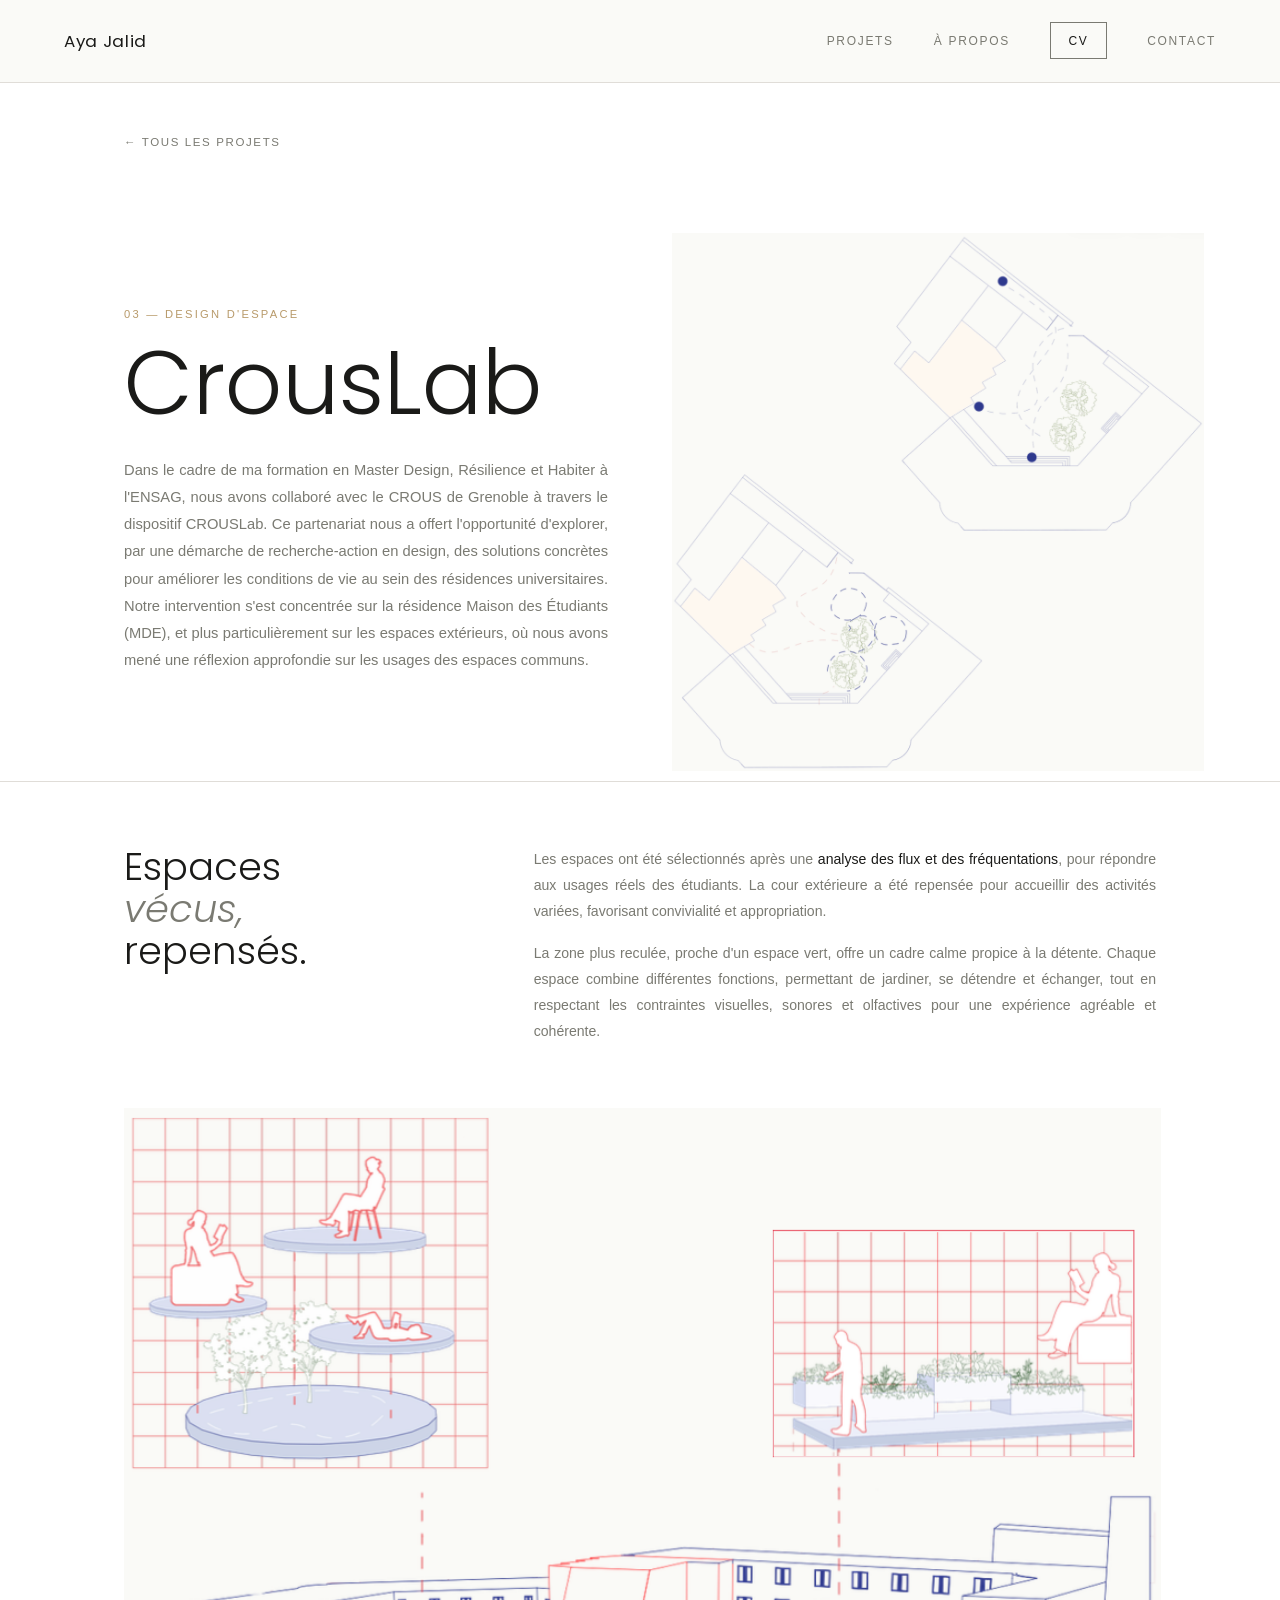
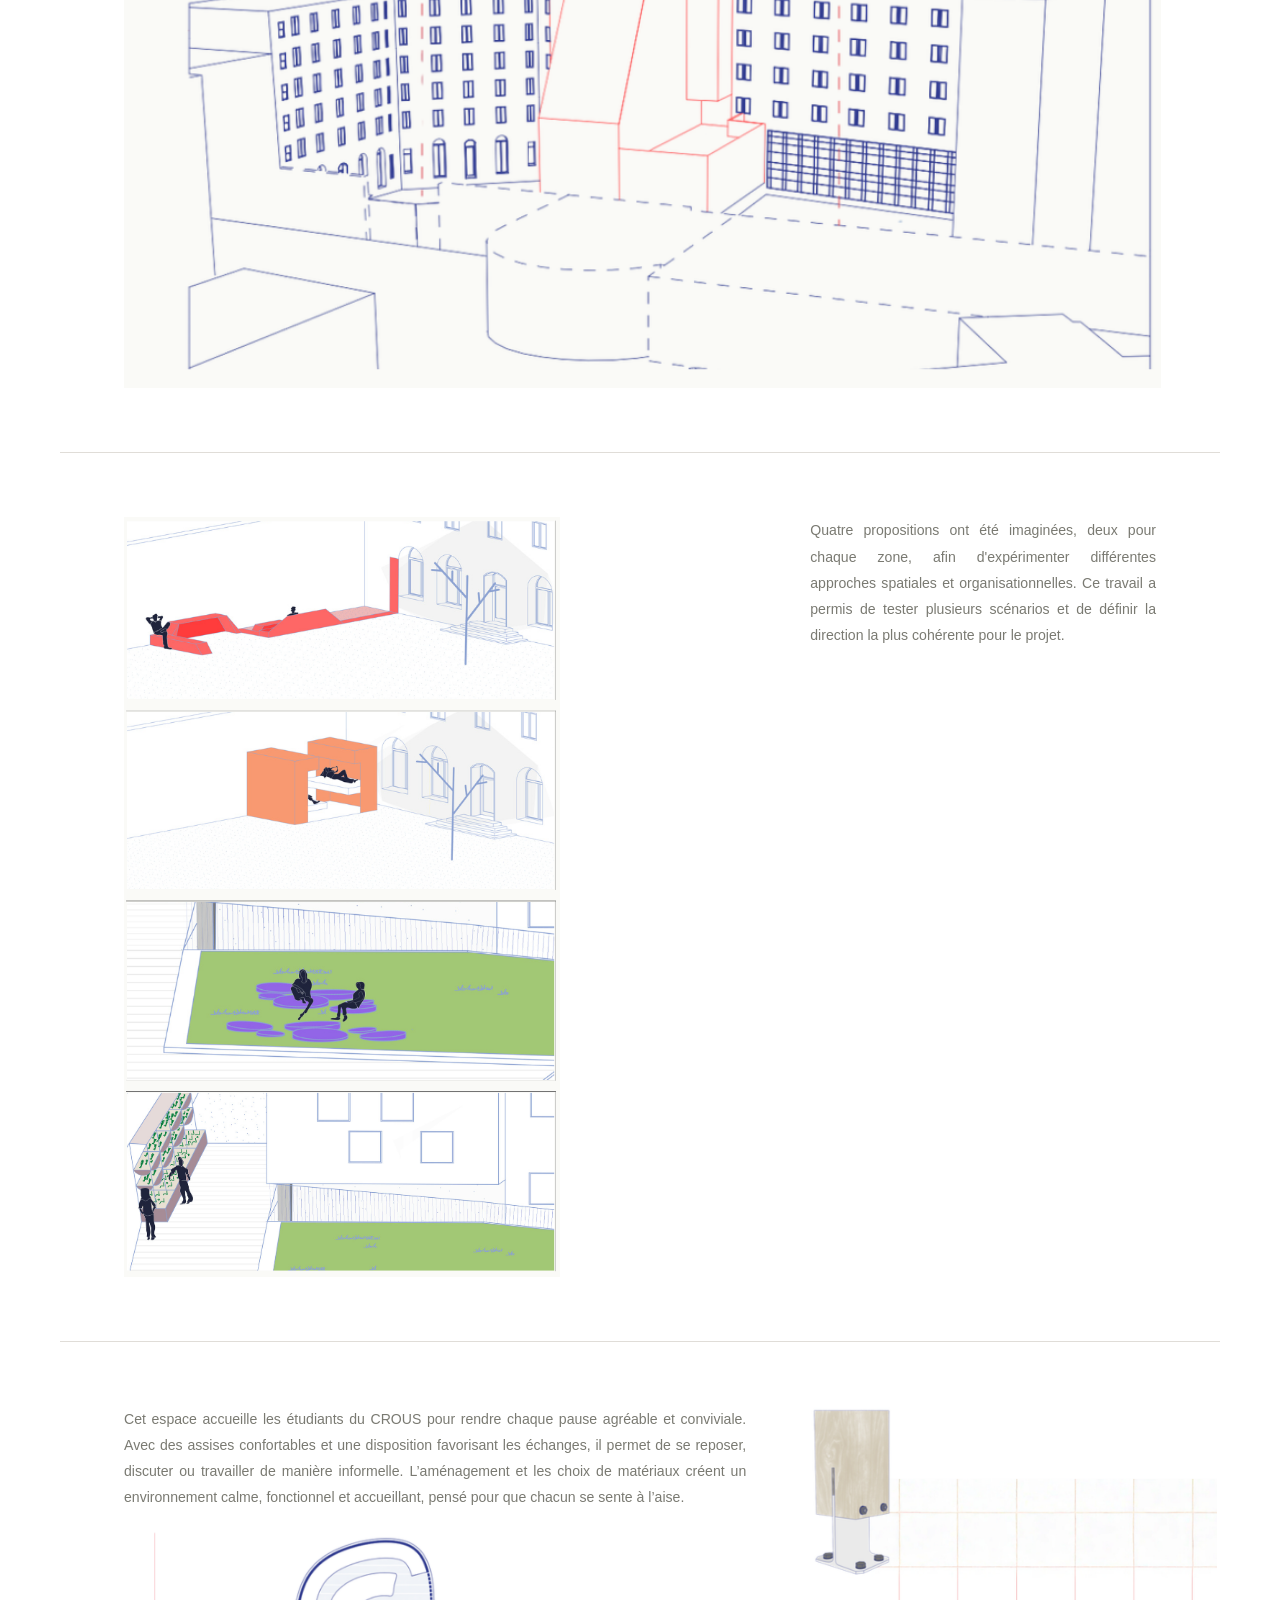
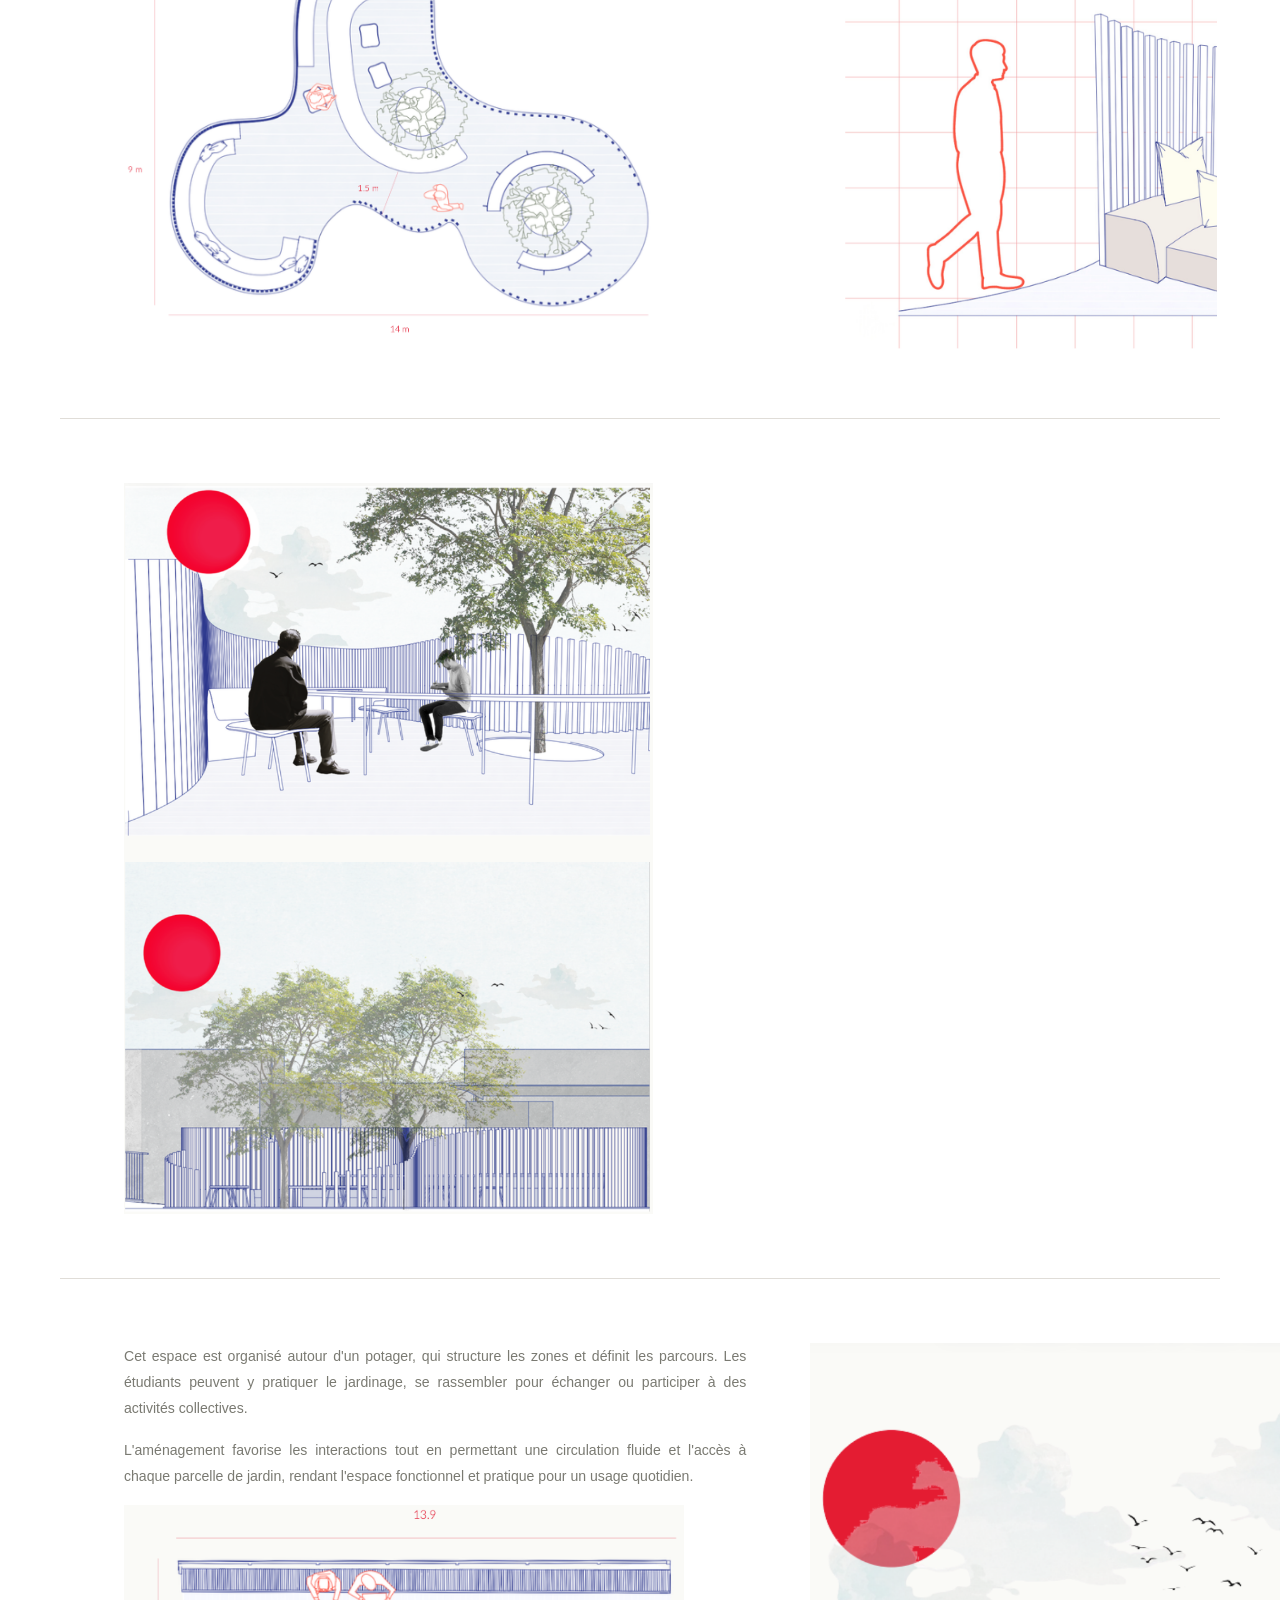
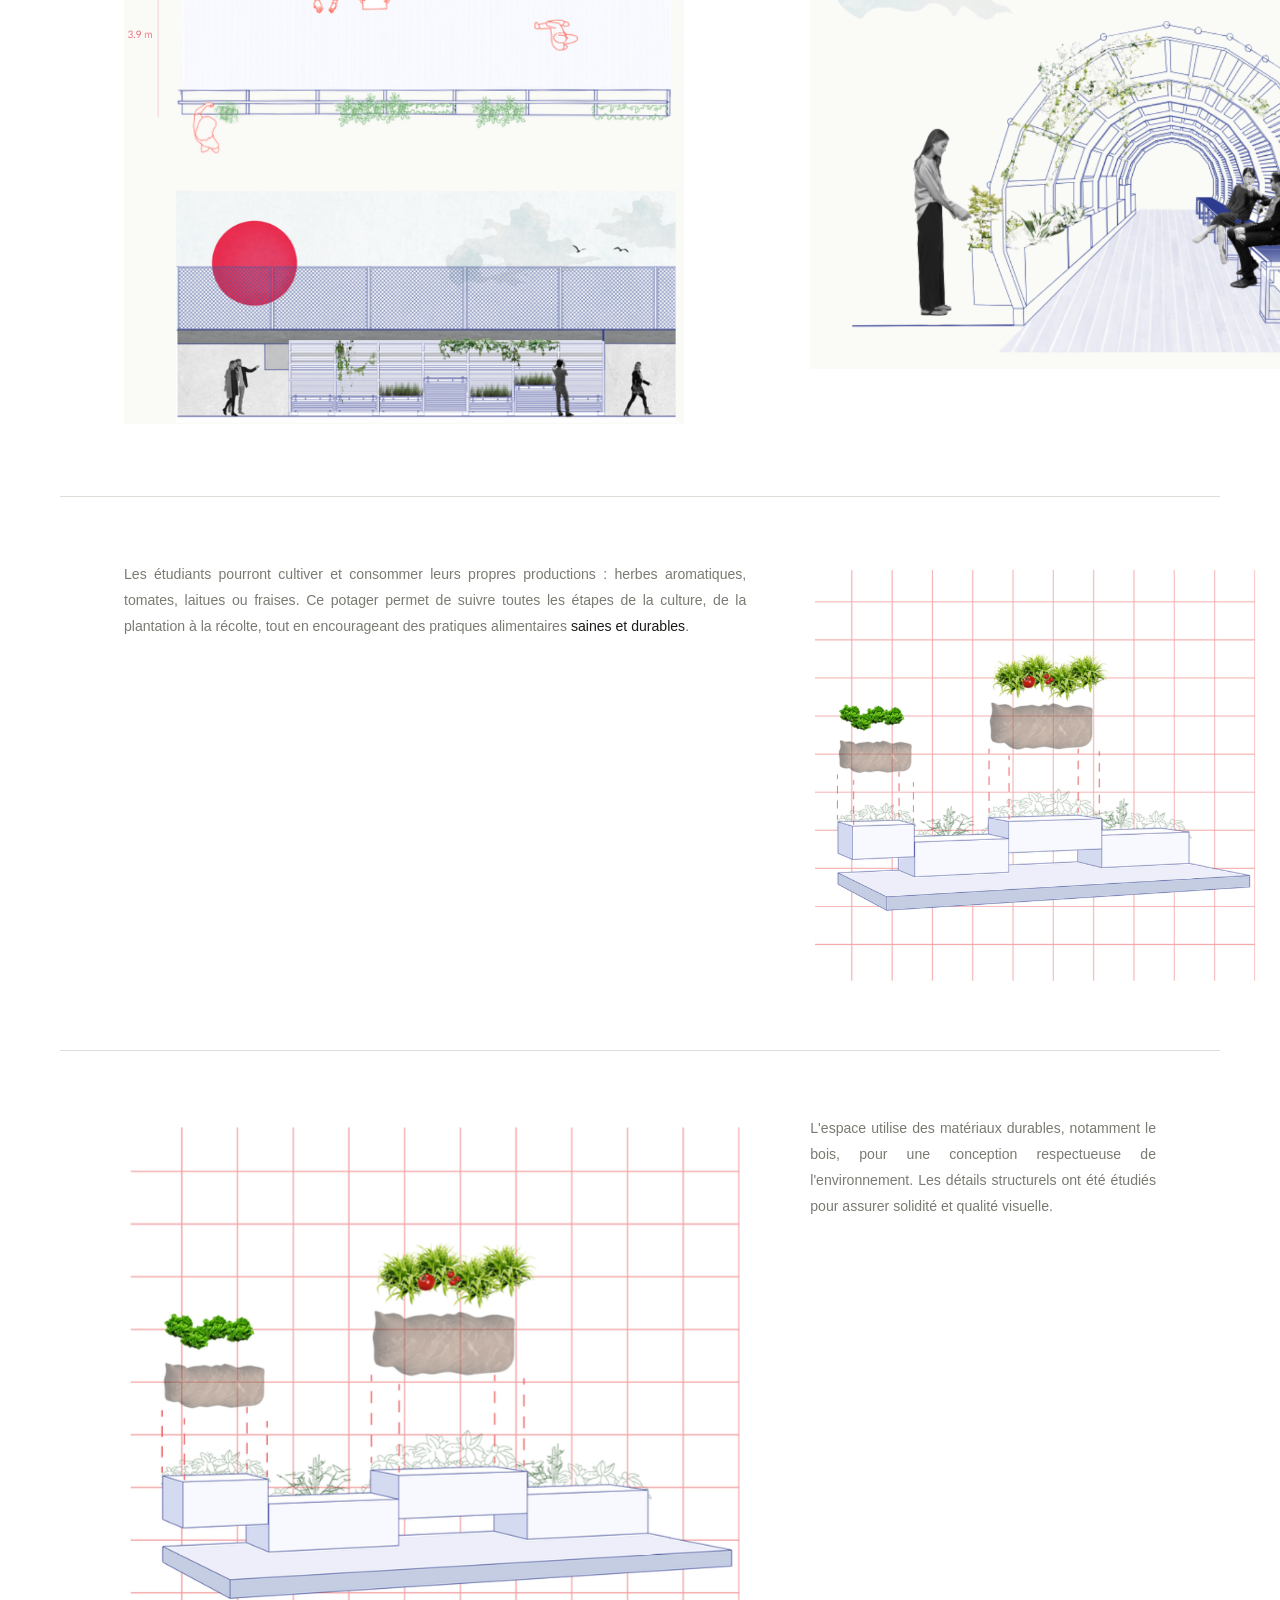
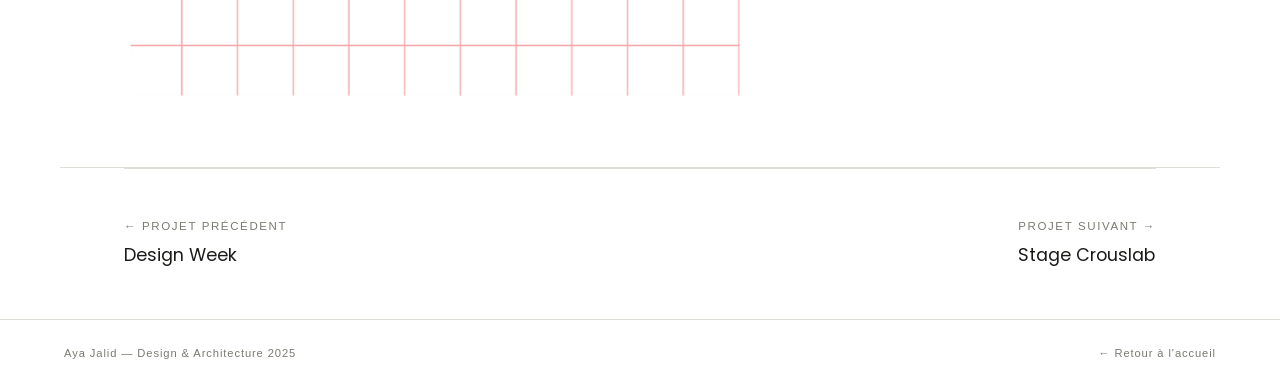
<file: projet-crouslab.html>
<!DOCTYPE html>
<html lang="fr">
<head>
  <meta charset="UTF-8"><meta name="viewport" content="width=device-width, initial-scale=1.0">
  <title>CrousLab — Aya Jalid</title>
  <link rel="stylesheet" href="style.css">
</head>
<body>
<nav>
  <a class="nav-name" href="index.html">Aya Jalid</a>
  <div class="nav-links">
    <a href="index.html#projets">Projets</a><a href="index.html#apropos">À propos</a>
    <a href="index.html#cv" class="nav-cta">CV</a><a href="index.html#contact">Contact</a>
  </div>
</nav>

<div class="proj-hero">
  <div class="proj-hero-inner">
    <a class="proj-back" href="index.html#projets">← Tous les projets</a>
    <div style="display:grid; grid-template-columns:1fr 1fr; gap:4rem; align-items:stretch; margin-top:2rem; max-height:500px;">
      <!-- COLONNE GAUCHE : texte -->
      <div style="display:flex; flex-direction:column; justify-content:center;">
        <div class="proj-eyebrow">03 — Design d'espace</div>
        <h1 class="proj-title">CrousLab</h1>
        <p class="proj-intro">Dans le cadre de ma formation en Master Design, Résilience et Habiter à l'ENSAG, nous avons collaboré avec le CROUS de Grenoble à travers le dispositif CROUSLab. Ce partenariat nous a offert l'opportunité d'explorer, par une démarche de recherche-action en design, des solutions concrètes pour améliorer les conditions de vie au sein des résidences universitaires. Notre intervention s'est concentrée sur la résidence Maison des Étudiants (MDE), et plus particulièrement sur les espaces extérieurs, où nous avons mené une réflexion approfondie sur les usages des espaces communs.</p>
      </div>
      <!-- COLONNE DROITE : photo -->
      <div style="display:block; min-height:0;">
        <img src="images/crouslab/crouslab1.jpg" alt="CROUS" style="width:110%; object-fit:cover; object-position:top;">
      </div>
    </div>
  </div>
</div>

<div class="block">
  <div class="block-aside">
    <div>
      <h2 class="block-h">Espaces<br><em>vécus,</em><br>repensés.</h2>
    </div>
    <div class="block-p">
      <p>Les espaces ont été sélectionnés après une <strong>analyse des flux et des fréquentations</strong>, pour répondre aux usages réels des étudiants. La cour extérieure a été repensée pour accueillir des activités variées, favorisant convivialité et appropriation.</p>
      <p>La zone plus reculée, proche d'un espace vert, offre un cadre calme propice à la détente. Chaque espace combine différentes fonctions, permettant de jardiner, se détendre et échanger, tout en respectant les contraintes visuelles, sonores et olfactives pour une expérience agréable et cohérente.</p>
    </div>
    <div class="img-box">
      <img src="images/crouslab/crouslab2.jpg" alt="STAGE" style="width:300%; object-fit:cover; object-position:top;">
    </div>
  </div>
</div>

<div class="block">
  <div class="block-aside-r">
    <div class="img-box">
      <img src="images/crouslab/crouslab3.jpg" alt="STAGE" style="width:70%; object-fit:cover; object-position:top;">
    </div>
    <div class="block-p">
      <p>Quatre propositions ont été imaginées, deux pour chaque zone, afin d'expérimenter différentes approches spatiales et organisationnelles. Ce travail a permis de tester plusieurs scénarios et de définir la direction la plus cohérente pour le projet.</p>
    </div>
  </div>
</div>

<div class="block">
  <div class="block-aside-r">
    <div class="block-p">
      <p>Cet espace accueille les étudiants du CROUS pour rendre chaque pause agréable et conviviale.
        Avec des assises confortables et une disposition favorisant les échanges, il permet de se
        reposer, discuter ou travailler de manière informelle. L’aménagement et les choix de matériaux
        créent un environnement calme, fonctionnel et accueillant, pensé pour que chacun se sente à
        l’aise.</p>
      <img src="images/crouslab/crouslab4.jpg" alt="STAGE" style="width:85%; object-fit:cover; object-position:top;">
    </div>
    <div class="img-box">
      <img src="images/crouslab/crouslab5.jpg" alt="STAGE" style="width:120%; object-fit:cover; object-position:top;">
    </div>
  </div>
</div>

<div class="block">
  <div class="block-aside-r">
    <div class="img-box">
      <img src="images/crouslab/crouslab6.jpg" alt="STAGE" style="width:85%; object-fit:cover; object-position:top;">
    </div>
  </div>
</div>

<div class="block">
  <div class="block-aside-r">
    <div class="block-p">
      <p>Cet espace est organisé autour d'un potager, qui structure les zones et définit les parcours. Les étudiants peuvent y pratiquer le jardinage, se rassembler pour échanger ou participer à des activités collectives.</p>
      <p>L'aménagement favorise les interactions tout en permettant une circulation fluide et l'accès à chaque parcelle de jardin, rendant l'espace fonctionnel et pratique pour un usage quotidien.</p>
      <img src="images/crouslab/crouslab7.jpg" alt="STAGE" style="width:90%; object-fit:cover; object-position:top;">
    </div>
    <div class="img-box">
      <img src="images/crouslab/crouslab8.jpg" alt="STAGE" style="width:180%; object-fit:cover; object-position:top;">
    </div>
  </div>
</div>

<div class="block">
  <div class="block-aside-r">
    <div class="block-p">
      <p>Les étudiants pourront cultiver et consommer leurs propres productions : herbes aromatiques, tomates, laitues ou fraises. Ce potager permet de suivre toutes les étapes de la culture, de la plantation à la récolte, tout en encourageant des pratiques alimentaires <strong>saines et durables</strong>.</p>
      
    </div>
    <div class="img-box">
      <img src="images/crouslab/crouslab9.jpg" alt="STAGE" style="width:130%; object-fit:cover; object-position:top;">
    </div>
  </div>
</div>

<div class="block">
  <div class="block-aside-r">
    <div class="img-box">
      <img src="images/crouslab/crouslab9.jpg" alt="STAGE" style="width:100%; object-fit:cover; object-position:top;">
    </div>
    <div class="block-p">
      <p>L'espace utilise des matériaux durables, notamment le bois, pour une conception respectueuse de l'environnement. Les détails structurels ont été étudiés pour assurer solidité et qualité visuelle.</p>
    </div>
  </div>
</div>

<div class="wrap">
  <div class="proj-nav">
    <a href="projet-design-week.html">← Projet précédent<span class="proj-nav-title">Design Week</span></a>
    <a href="projet-stage-crouslab.html">Projet suivant →<span class="proj-nav-title">Stage Crouslab</span></a>
  </div>
</div>
<footer>
  <span>Aya Jalid — Design & Architecture 2025</span>
  <a href="index.html">← Retour à l'accueil</a>
</footer>
</body>
</html>
</file>
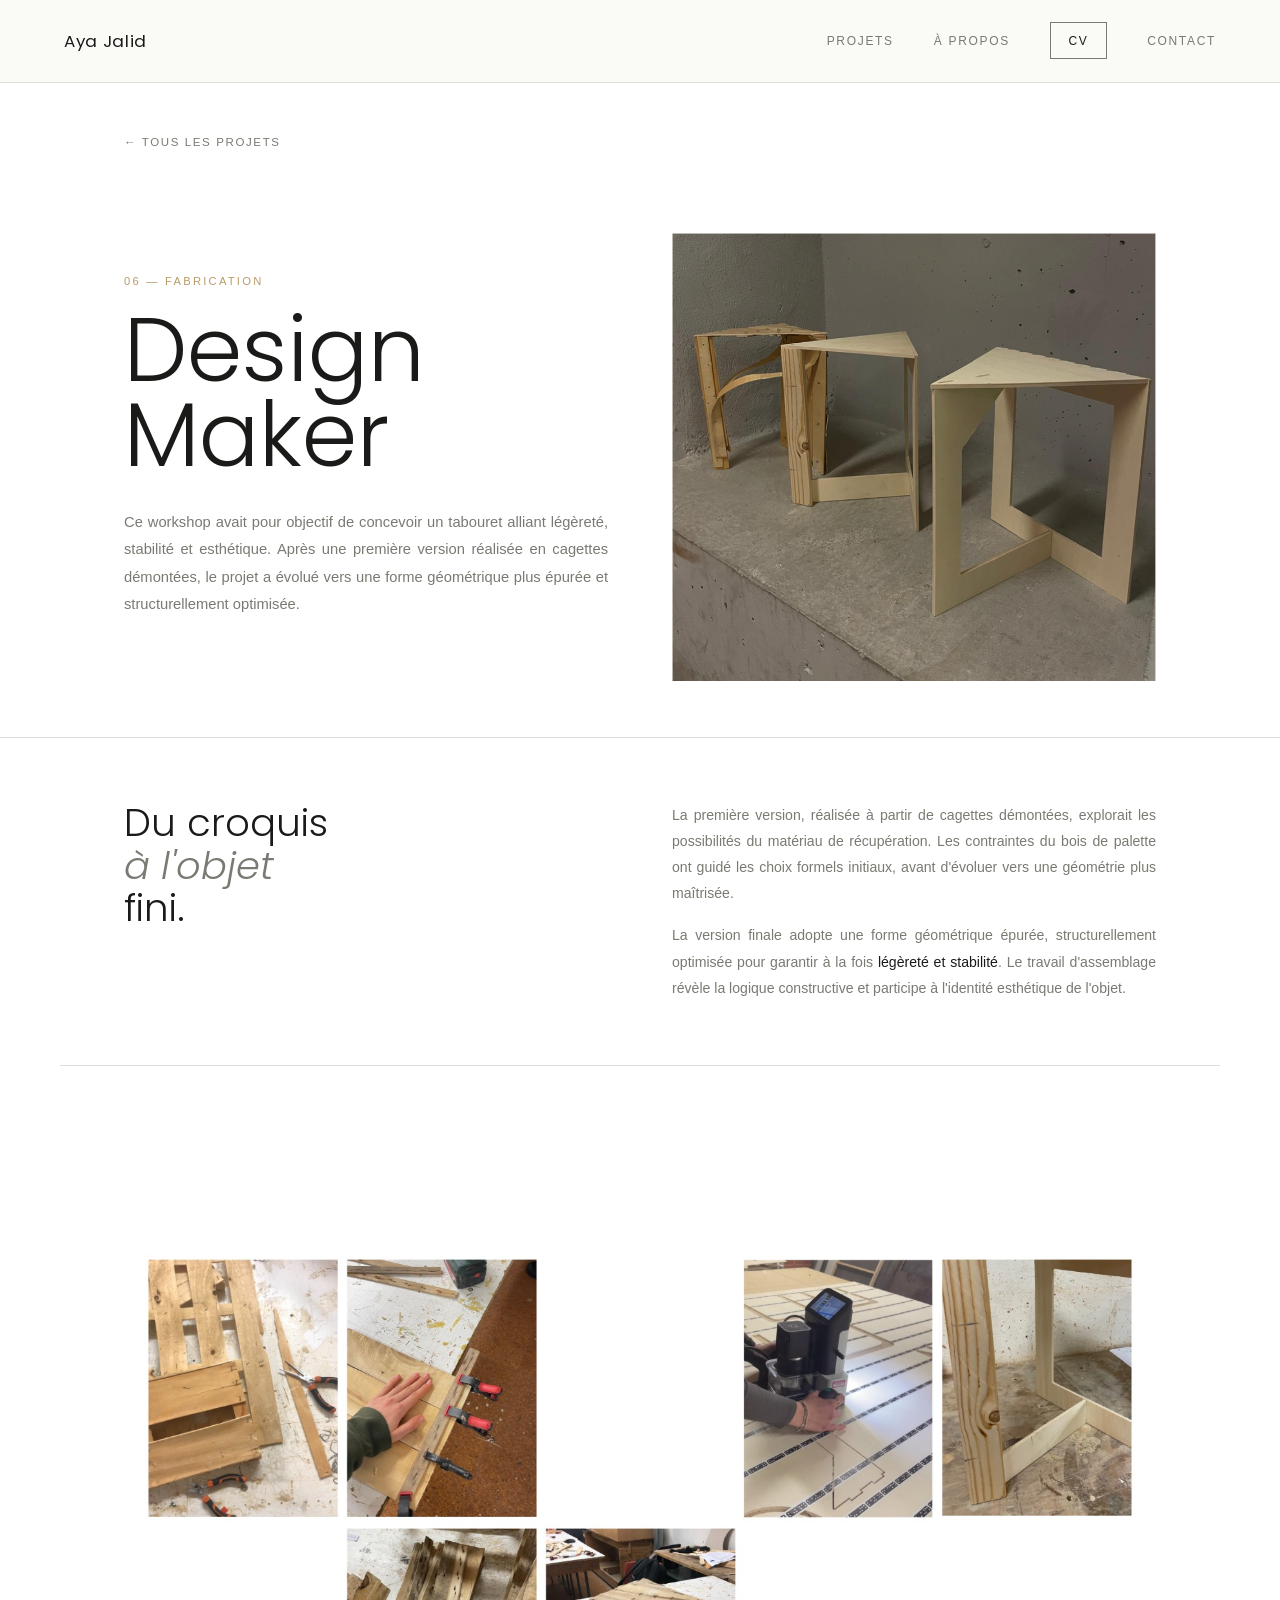
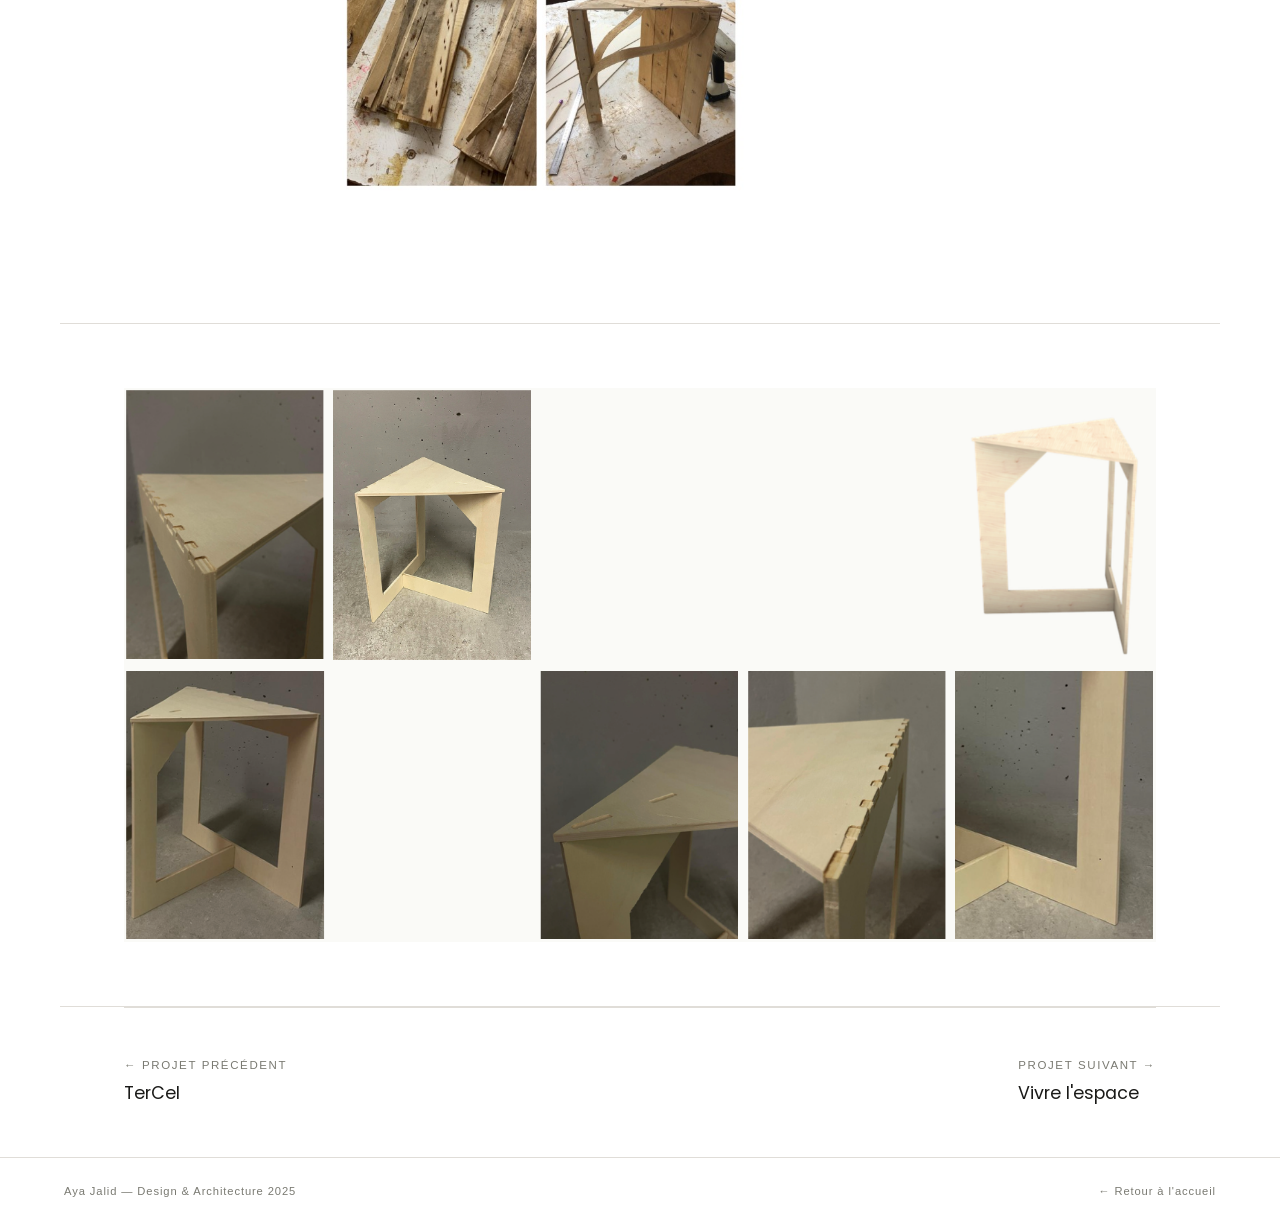
<file: projet-design-maker.html>
<!DOCTYPE html>
<html lang="fr">
<head>
  <meta charset="UTF-8"><meta name="viewport" content="width=device-width, initial-scale=1.0">
  <title>Design Maker — Aya Jalid</title>
  <link rel="stylesheet" href="style.css">
</head>
<body>
<nav>
  <a class="nav-name" href="index.html">Aya Jalid</a>
  <div class="nav-links">
    <a href="index.html#projets">Projets</a><a href="index.html#apropos">À propos</a>
    <a href="index.html#cv" class="nav-cta">CV</a><a href="index.html#contact">Contact</a>
  </div>
</nav>

<div class="proj-hero">
  <div class="proj-hero-inner">
    <a class="proj-back" href="index.html#projets">← Tous les projets</a>
    <div style="display:grid; grid-template-columns:1fr 1fr; gap:4rem; align-items:stretch; margin-top:2rem; max-height:500px;">

      <!-- COLONNE GAUCHE : texte -->
      <div style="display:flex; flex-direction:column; justify-content:center;">
        <div class="proj-eyebrow">06 — Fabrication</div>
        <h1 class="proj-title">Design<br>Maker</h1>
        <p class="proj-intro">Ce workshop avait pour objectif de concevoir un tabouret alliant légèreté, stabilité et esthétique. Après une première version réalisée en cagettes démontées, le projet a évolué vers une forme géométrique plus épurée et structurellement optimisée.</p>
      </div>

      <!-- COLONNE DROITE : photo -->
      <div style="display:block; min-height:0;">
        <img src="images/design-maker/design1.jpg" alt="DESIGN" style="width:100%; object-fit:cover; object-position:top;">
      </div>
    </div>
  </div>
</div>

<div class="block">
  <div class="block-2col">
    <div>
      <h2 class="block-h">Du croquis<br><em>à l'objet</em><br>fini.</h2>
    </div>
    <div class="block-p">
      <p>La première version, réalisée à partir de cagettes démontées, explorait les possibilités du matériau de récupération. Les contraintes du bois de palette ont guidé les choix formels initiaux, avant d'évoluer vers une géométrie plus maîtrisée.</p>
      <p>La version finale adopte une forme géométrique épurée, structurellement optimisée pour garantir à la fois <strong>légèreté et stabilité</strong>. Le travail d'assemblage révèle la logique constructive et participe à l'identité esthétique de l'objet.</p>
    </div>
  </div>
</div>

<div class="block">
  <div class="img-box">
    <img src="images/design-maker/design2.jpeg" alt="DESIGN" style="width:100%; object-fit:cover; object-position:top;">
  </div>
</div>

<div class="block">
  <div class="img-box">
    <img src="images/design-maker/design3.jpg" alt="DESIGN" style="width:100%; object-fit:cover; object-position:top;">
  </div>
</div>

<div class="wrap">
  <div class="proj-nav">
    <a href="projet-tercel.html">← Projet précédent<span class="proj-nav-title">TerCel</span></a>
    <a href="projet-vivre-espace.html">Projet suivant →<span class="proj-nav-title">Vivre l'espace</span></a>
  </div>
</div>
<footer>
  <span>Aya Jalid — Design & Architecture 2025</span>
  <a href="index.html">← Retour à l'accueil</a>
</footer>
</body>
</html>
</file>
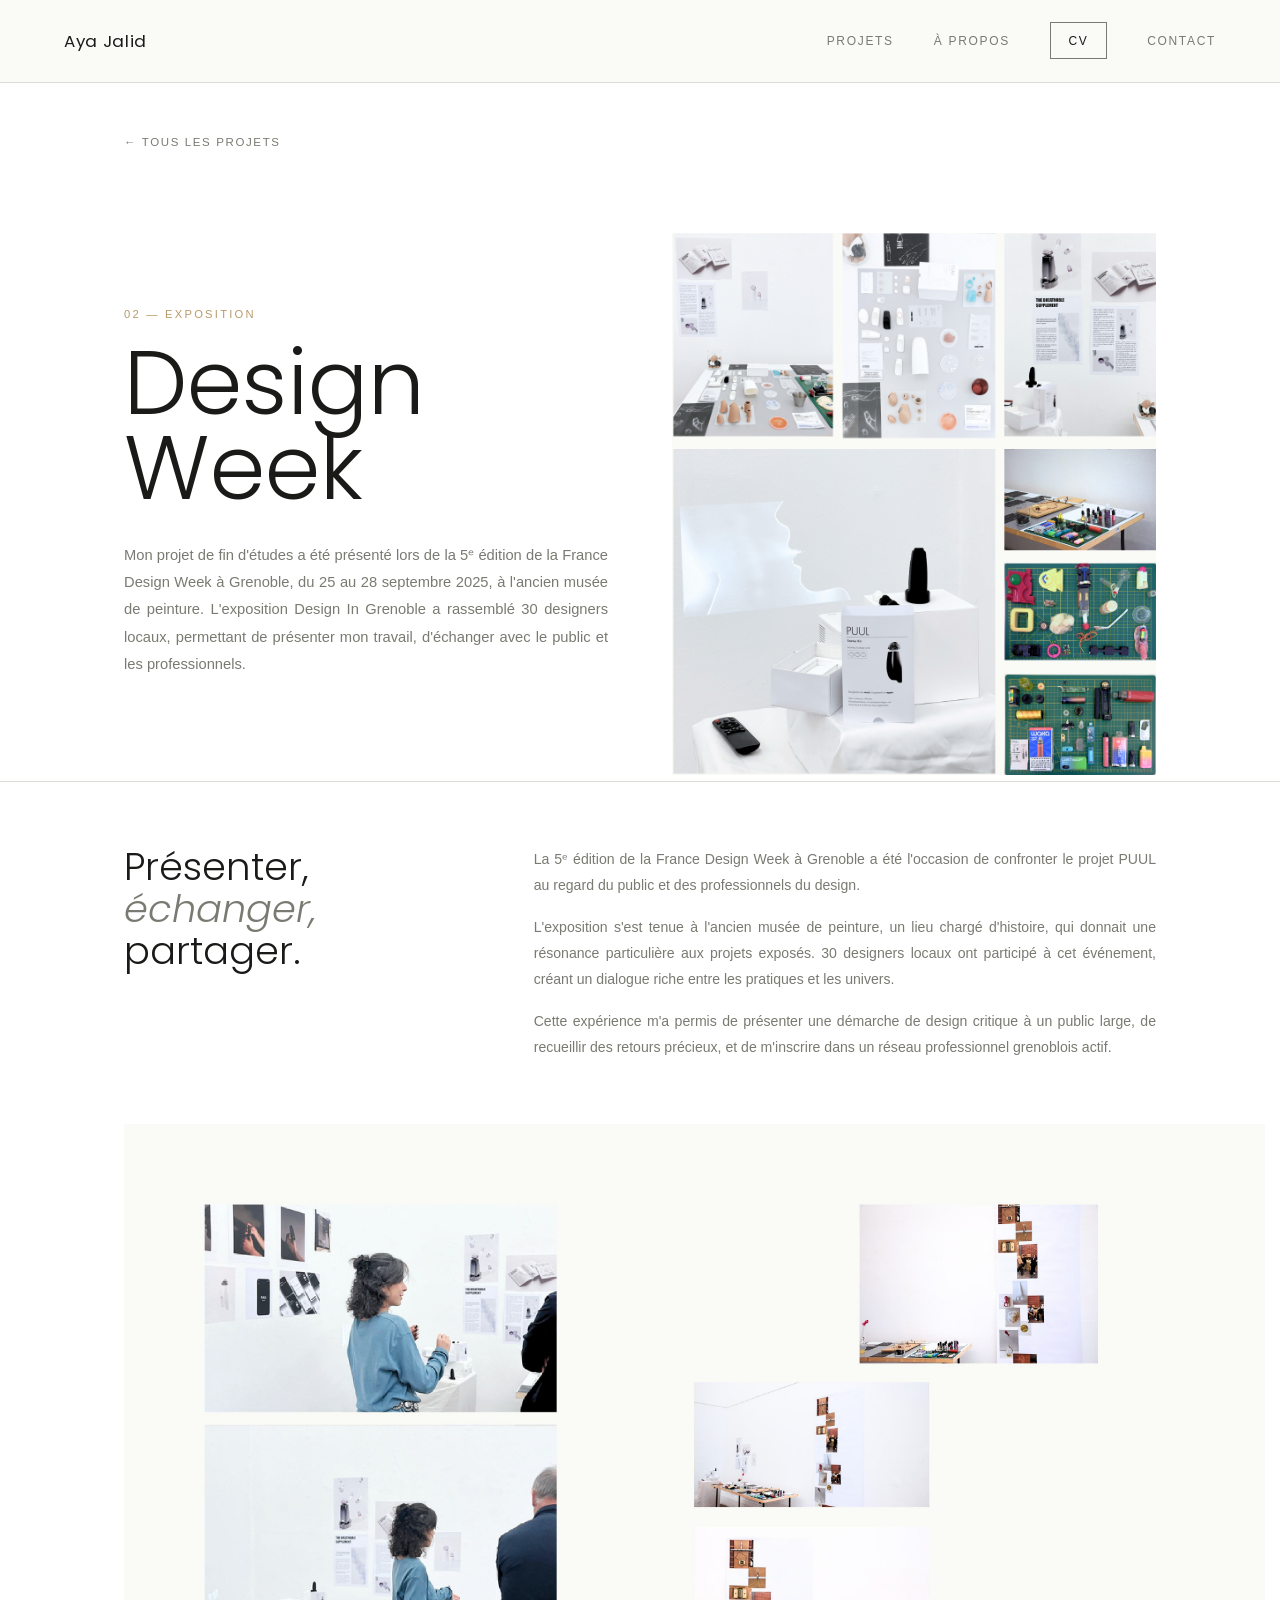
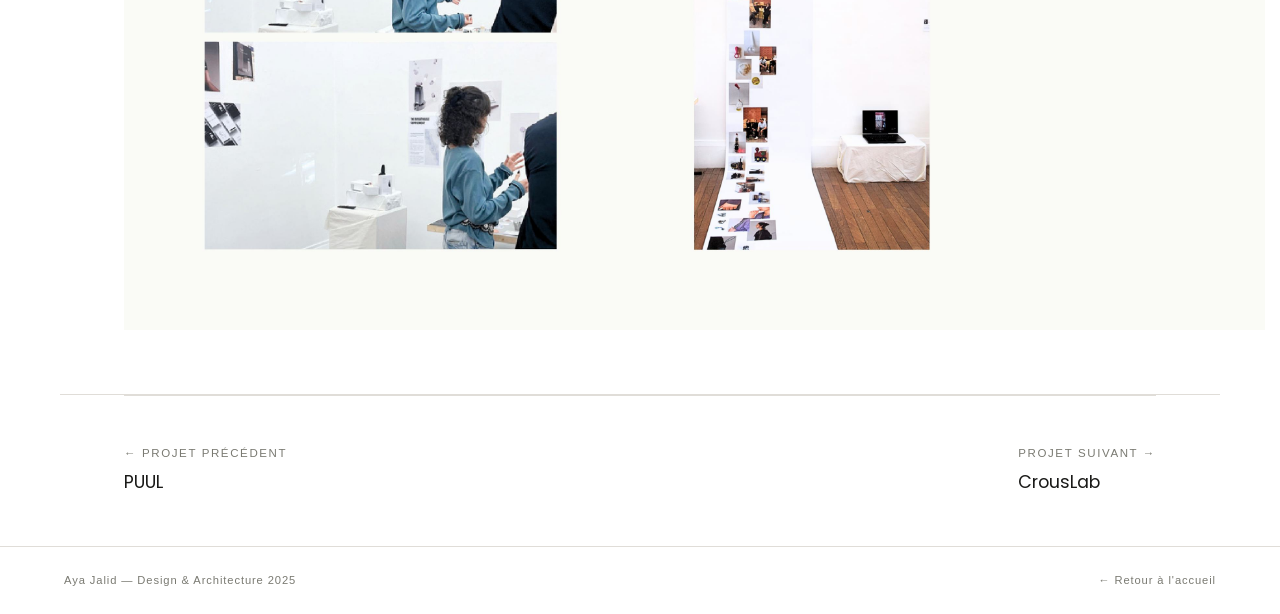
<file: projet-design-week.html>
<!DOCTYPE html>
<html lang="fr">
<head>
  <meta charset="UTF-8"><meta name="viewport" content="width=device-width, initial-scale=1.0">
  <title>Design Week — Aya Jalid</title>
  <link rel="stylesheet" href="style.css">
</head>
<body>
<nav>
  <a class="nav-name" href="index.html">Aya Jalid</a>
  <div class="nav-links">
    <a href="index.html#projets">Projets</a><a href="index.html#apropos">À propos</a>
    <a href="index.html#cv" class="nav-cta">CV</a><a href="index.html#contact">Contact</a>
  </div>
</nav>

<div class="proj-hero">
  <div class="proj-hero-inner">
    <a class="proj-back" href="index.html#projets">← Tous les projets</a>
    <div style="display:grid; grid-template-columns:1fr 1fr; gap:4rem; align-items:stretch; margin-top:2rem; max-height:500px;">

      <!-- COLONNE GAUCHE : texte -->
      <div style="display:flex; flex-direction:column; justify-content:center;">
        <div class="proj-eyebrow">02 — Exposition</div>
        <h1 class="proj-title">Design<br>Week</h1>
        <p class="proj-intro">Mon projet de fin d'études a été présenté lors de la 5ᵉ édition de la France Design Week à Grenoble, du 25 au 28 septembre 2025, à l'ancien musée de peinture. L'exposition Design In Grenoble a rassemblé 30 designers locaux, permettant de présenter mon travail, d'échanger avec le public et les professionnels.</p>
      </div>

      <!-- COLONNE DROITE : photo -->
      <div style="display:block; min-height:0;">
        <img src="images/design-week/design-week-expo.jpg" alt="Design Week" style="width:100%; object-fit:cover; object-position:top;">
      </div>
    </div>
  </div>
</div>

<div class="block">
  <div class="block-aside">
    <div>
      <h2 class="block-h">Présenter,<br><em>échanger,</em><br>partager.</h2>
    </div>
    <div class="block-p">
      <p>La 5ᵉ édition de la France Design Week à Grenoble a été l'occasion de confronter le projet PUUL au regard du public et des professionnels du design.</p>
      <p>L'exposition s'est tenue à l'ancien musée de peinture, un lieu chargé d'histoire, qui donnait une résonance particulière aux projets exposés. 30 designers locaux ont participé à cet événement, créant un dialogue riche entre les pratiques et les univers.</p>
      <p>Cette expérience m'a permis de présenter une démarche de design critique à un public large, de recueillir des retours précieux, et de m'inscrire dans un réseau professionnel grenoblois actif.</p>
    </div>
    <div class="img-box">
      <img src="images/design-week/design-week-stand.jpg" alt="Design Week"style="width:330%; object-fit:cover; object-position:top;">
    </div>
  </div>
</div>

<div class="wrap">
  <div class="proj-nav">
    <a href="projet-puul.html">← Projet précédent<span class="proj-nav-title">PUUL</span></a>
    <a href="projet-crouslab.html">Projet suivant →<span class="proj-nav-title">CrousLab</span></a>
  </div>
</div>

<footer>
  <span>Aya Jalid — Design & Architecture 2025</span>
  <a href="index.html">← Retour à l'accueil</a>
</footer>
</body>
</html>
</file>
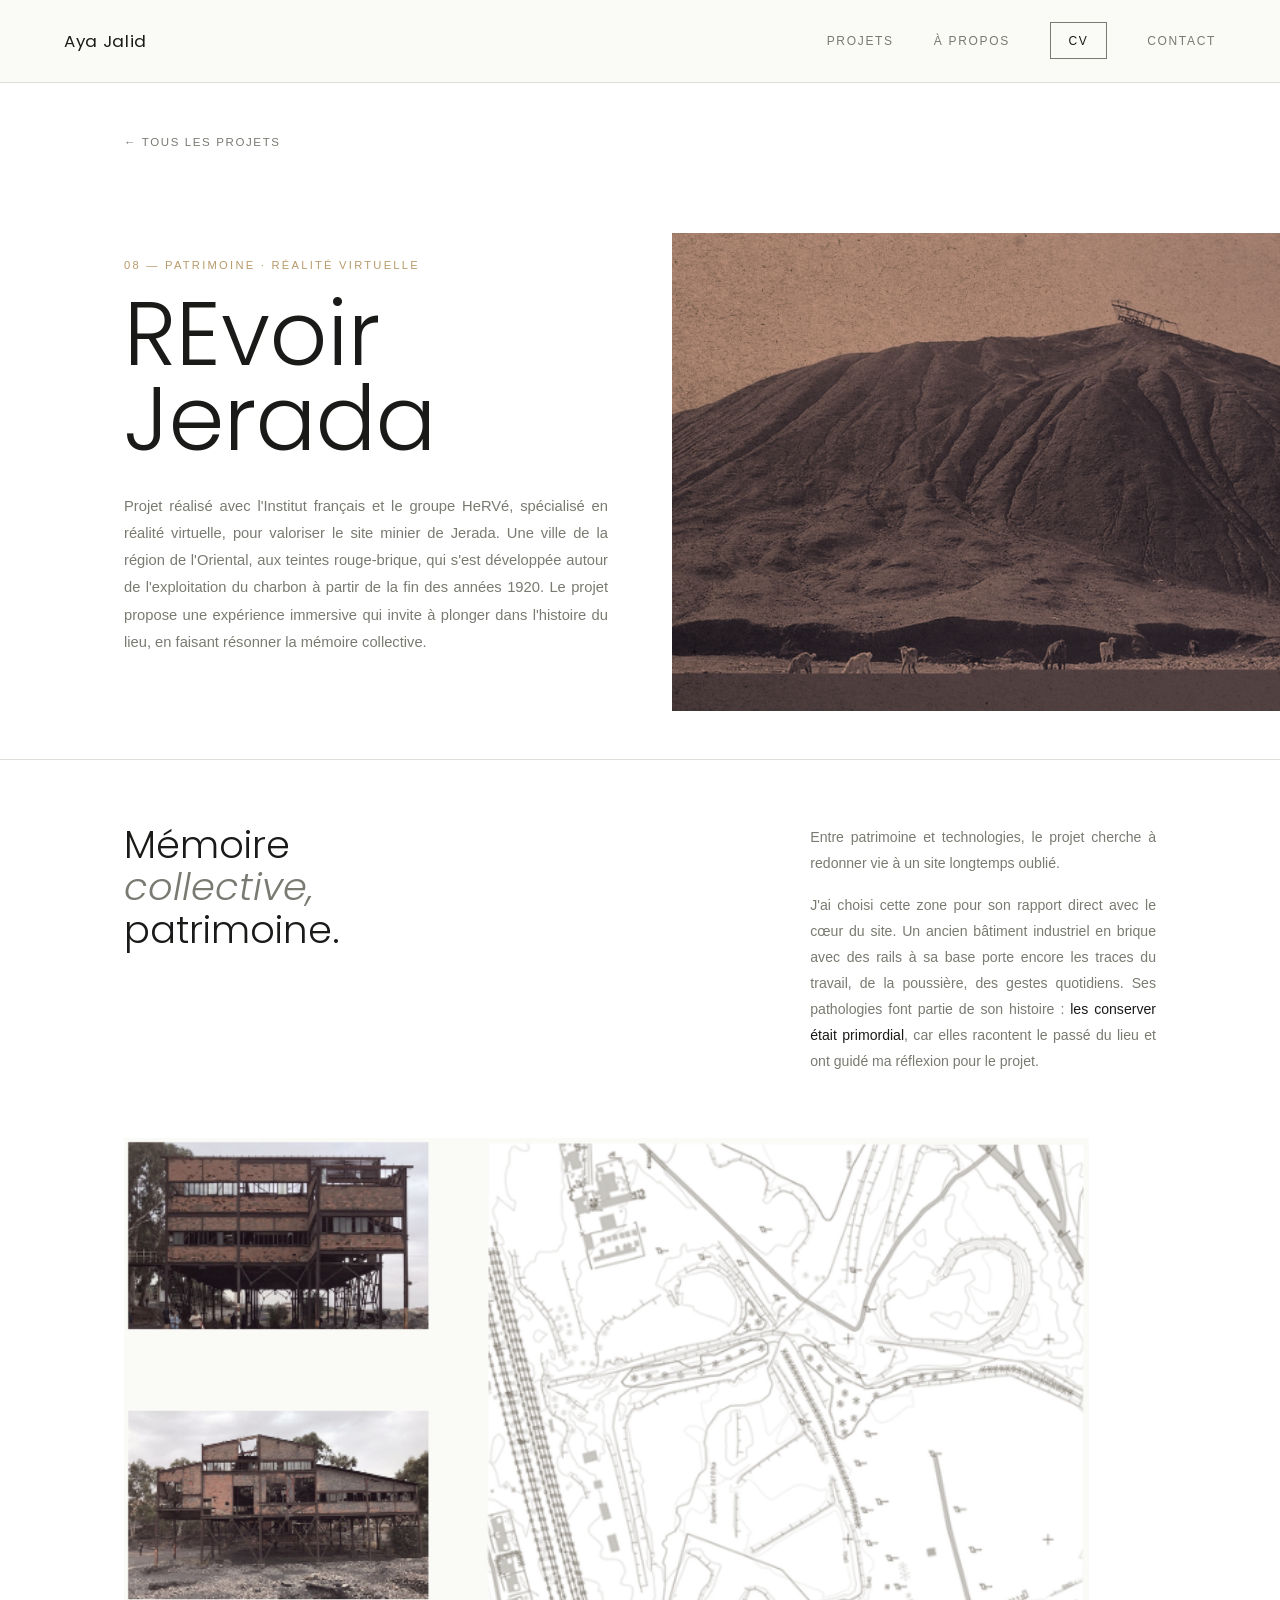
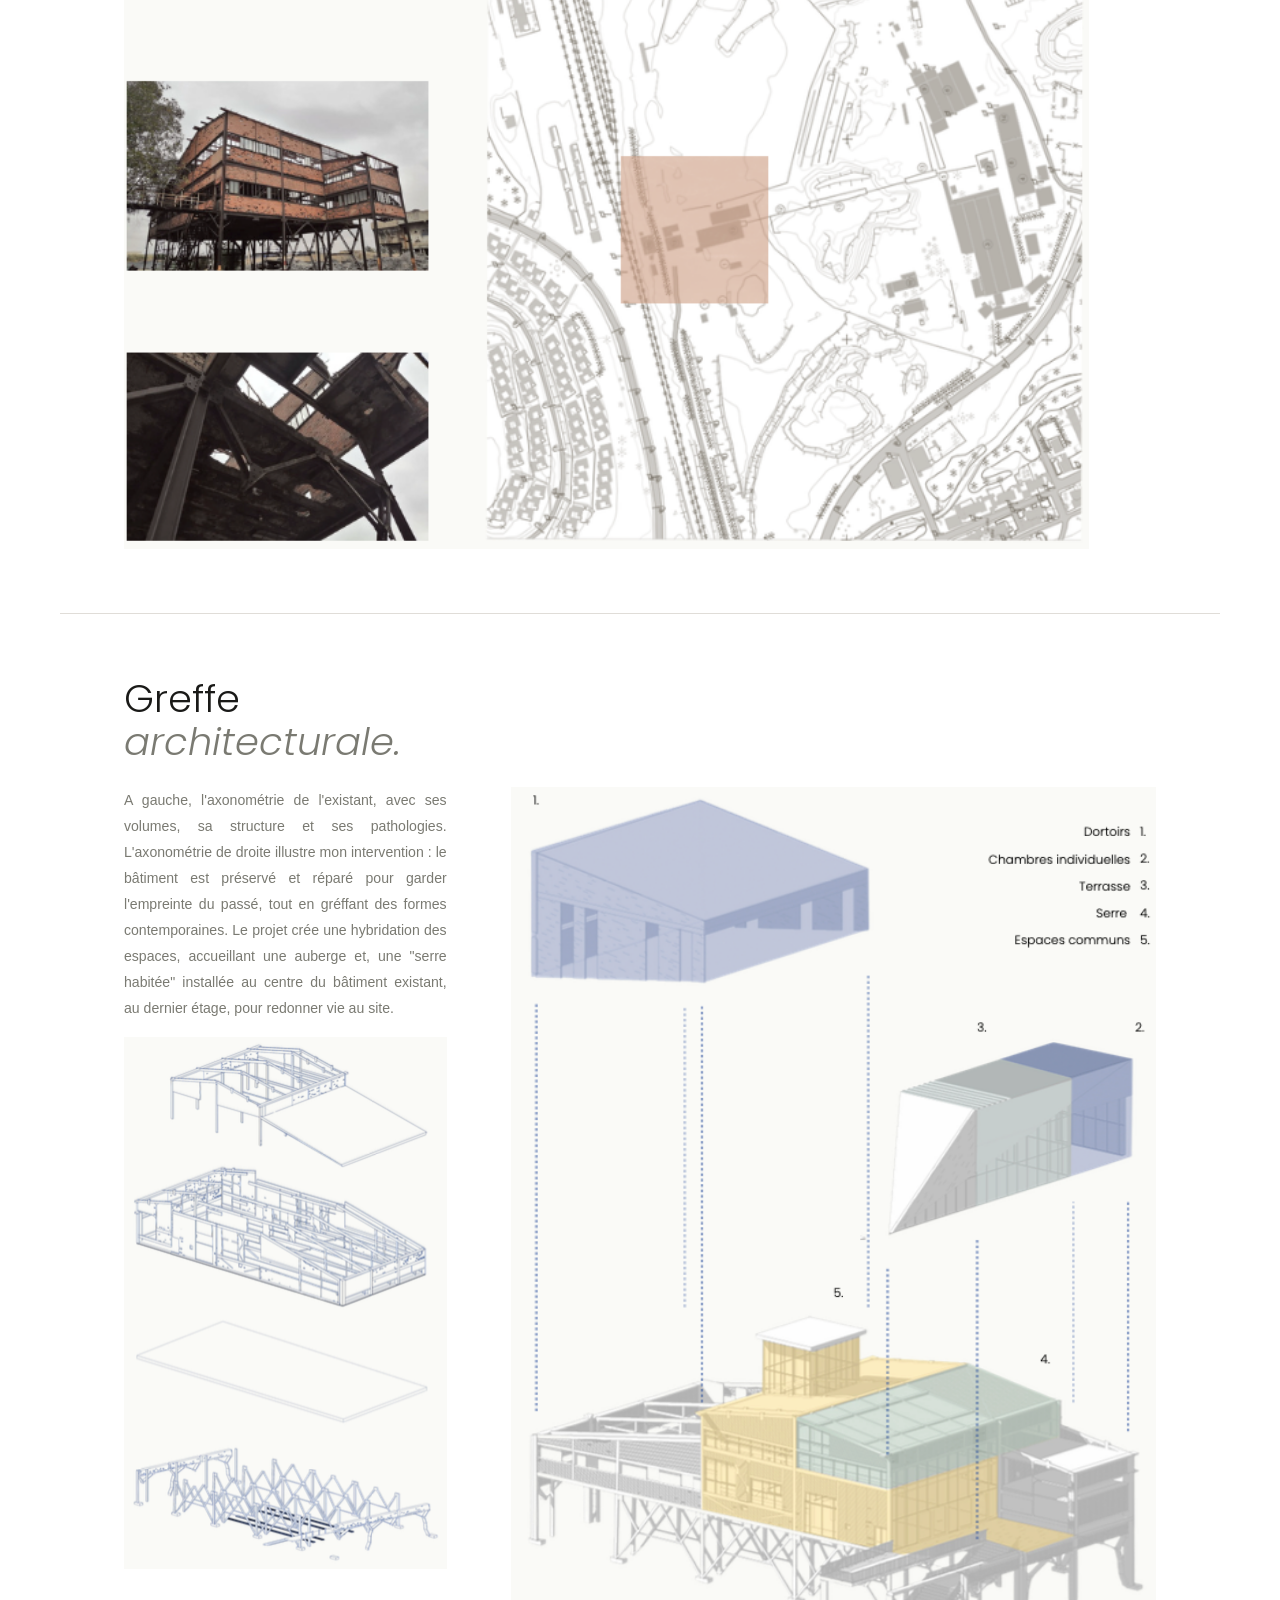
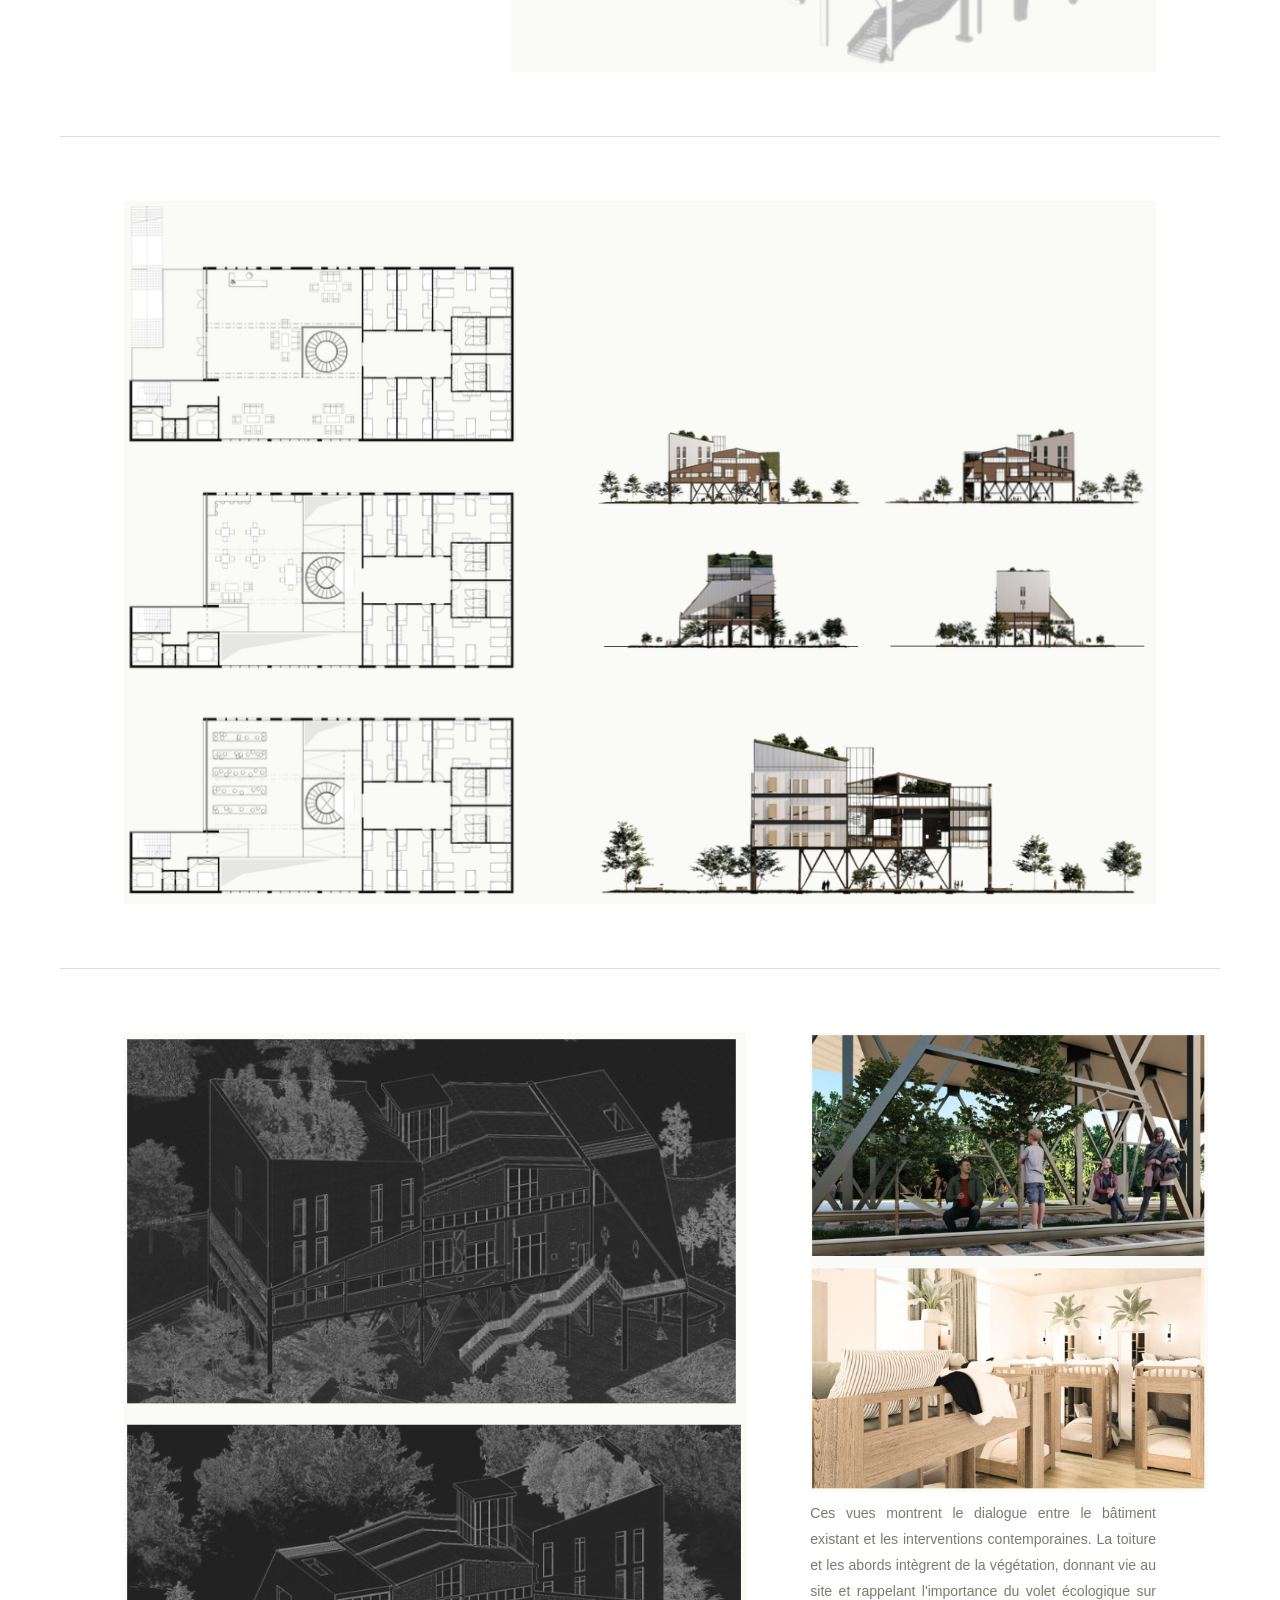
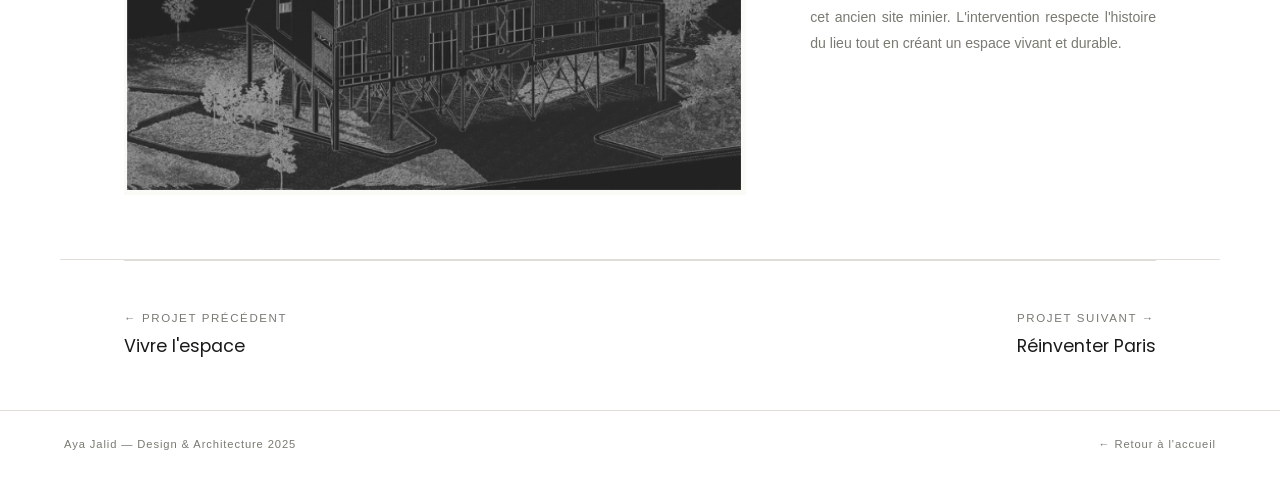
<file: projet-jerada.html>
<!DOCTYPE html>
<html lang="fr">
<head>
  <meta charset="UTF-8"><meta name="viewport" content="width=device-width, initial-scale=1.0">
  <title>REvoir Jerada — Aya Jalid</title>
  <link rel="stylesheet" href="style.css">
</head>
<body>
<nav>
  <a class="nav-name" href="index.html">Aya Jalid</a>
  <div class="nav-links">
    <a href="index.html#projets">Projets</a><a href="index.html#apropos">À propos</a>
    <a href="index.html#cv" class="nav-cta">CV</a><a href="index.html#contact">Contact</a>
  </div>
</nav>

<div class="proj-hero">
  <div class="proj-hero-inner">
    <a class="proj-back" href="index.html#projets">← Tous les projets</a>
    <div style="display:grid; grid-template-columns:1fr 1fr; gap:4rem; align-items:stretch; margin-top:2rem; max-height:500px;">
      <!-- COLONNE GAUCHE : texte -->
      <div style="display:flex; flex-direction:column; justify-content:center;">
        <div class="proj-eyebrow">08 — Patrimoine · Réalité virtuelle</div>
        <h1 class="proj-title">REvoir<br>Jerada</h1>
        <p class="proj-intro">Projet réalisé avec l'Institut français et le groupe HeRVé, spécialisé en réalité virtuelle, pour valoriser le site minier de Jerada. Une ville de la région de l'Oriental, aux teintes rouge-brique, qui s'est développée autour de l'exploitation du charbon à partir de la fin des années 1920. Le projet propose une expérience immersive qui invite à plonger dans l'histoire du lieu, en faisant résonner la mémoire collective.</p>
      </div>
        <img src="images/jerada/jerada1.jpg" alt="JERADA" style="width:140%; object-fit:cover; object-position:top;">
    </div>
  </div>
</div>

<div class="block">
  <div class="block-aside-r">
    <h2 class="block-h">Mémoire<br><em>collective,</em><br>patrimoine.</h2>
    <div class="block-p">
      <p>Entre patrimoine et technologies, le projet cherche à redonner vie à un site longtemps oublié.</p>
      <p>J'ai choisi cette zone pour son rapport direct avec le cœur du site. Un ancien bâtiment industriel en brique avec des rails à sa base porte encore les traces du travail, de la poussière, des gestes quotidiens. Ses pathologies font partie de son histoire : <strong>les conserver était primordial</strong>, car elles racontent le passé du lieu et ont guidé ma réflexion pour le projet.</p>
    </div>
    <div class="img-box">
      <img src="images/jerada/jerada2.jpg" alt="STAGE" style="width:155%; object-fit:cover; object-position:top;">
    </div>  
  </div>
</div>

<div class="block">
  <h2 class="block-h">Greffe<br><em>architecturale.</em></h2>
  <div class="block-aside-espace">
    <div class="block-p">
        <p>A gauche, l'axonométrie de l'existant, avec ses volumes, sa
        structure et ses pathologies. L'axonométrie de droite
        illustre mon intervention : le bâtiment est préservé et
        réparé pour garder l'empreinte du passé, tout en gréffant
        des formes contemporaines. Le projet crée une hybridation
        des espaces, accueillant une auberge et, une "serre habitée"
        installée au centre du bâtiment existant, au dernier étage,
        pour redonner vie au site.</p>
      <img src="images/jerada/jerada3.jpg" alt="STAGE" style="width:100%; object-fit:cover; object-position:top;">
    </div>
    <div class="img-box">
      <img src="images/jerada/jerada4.jpg" alt="STAGE" style="width:100%; object-fit:cover; object-position:top;">
    </div>
  </div>
</div>

<div class="block">
  <div class="img-box">
    <img src="images/jerada/jerada5.jpg" alt="STAGE" style="width:100%; object-fit:cover; object-position:top;">
  </div>
</div>

<div class="block">
  <div class="block-aside-r">
    <div class="img-box">
      <img src="images/jerada/jerada6.jpg" alt="STAGE" style="width:100%; object-fit:cover; object-position:top;">
    </div>
      <div class="block-p">
        <img src="images/jerada/jerada7.jpg" alt="STAGE" style="width:115%; object-fit:cover; object-position:top;">
        <p>Ces vues montrent le dialogue entre le bâtiment existant et les interventions
        contemporaines. La toiture et les abords intègrent de la végétation, donnant vie au
        site et rappelant l'importance du volet écologique sur cet ancien site minier.
        L'intervention respecte l'histoire du lieu tout en créant un espace vivant et
        durable.</p>
    </div>
  </div>
</div>

<div class="wrap">
  <div class="proj-nav">
    <a href="projet-vivre-espace.html">← Projet précédent<span class="proj-nav-title">Vivre l'espace</span></a>
    <a href="projet-reinventer-paris.html">Projet suivant →<span class="proj-nav-title">Réinventer Paris</span></a>
  </div>
</div>
<footer>
  <span>Aya Jalid — Design & Architecture 2025</span>
  <a href="index.html">← Retour à l'accueil</a>
</footer>
</body>
</html>
</file>
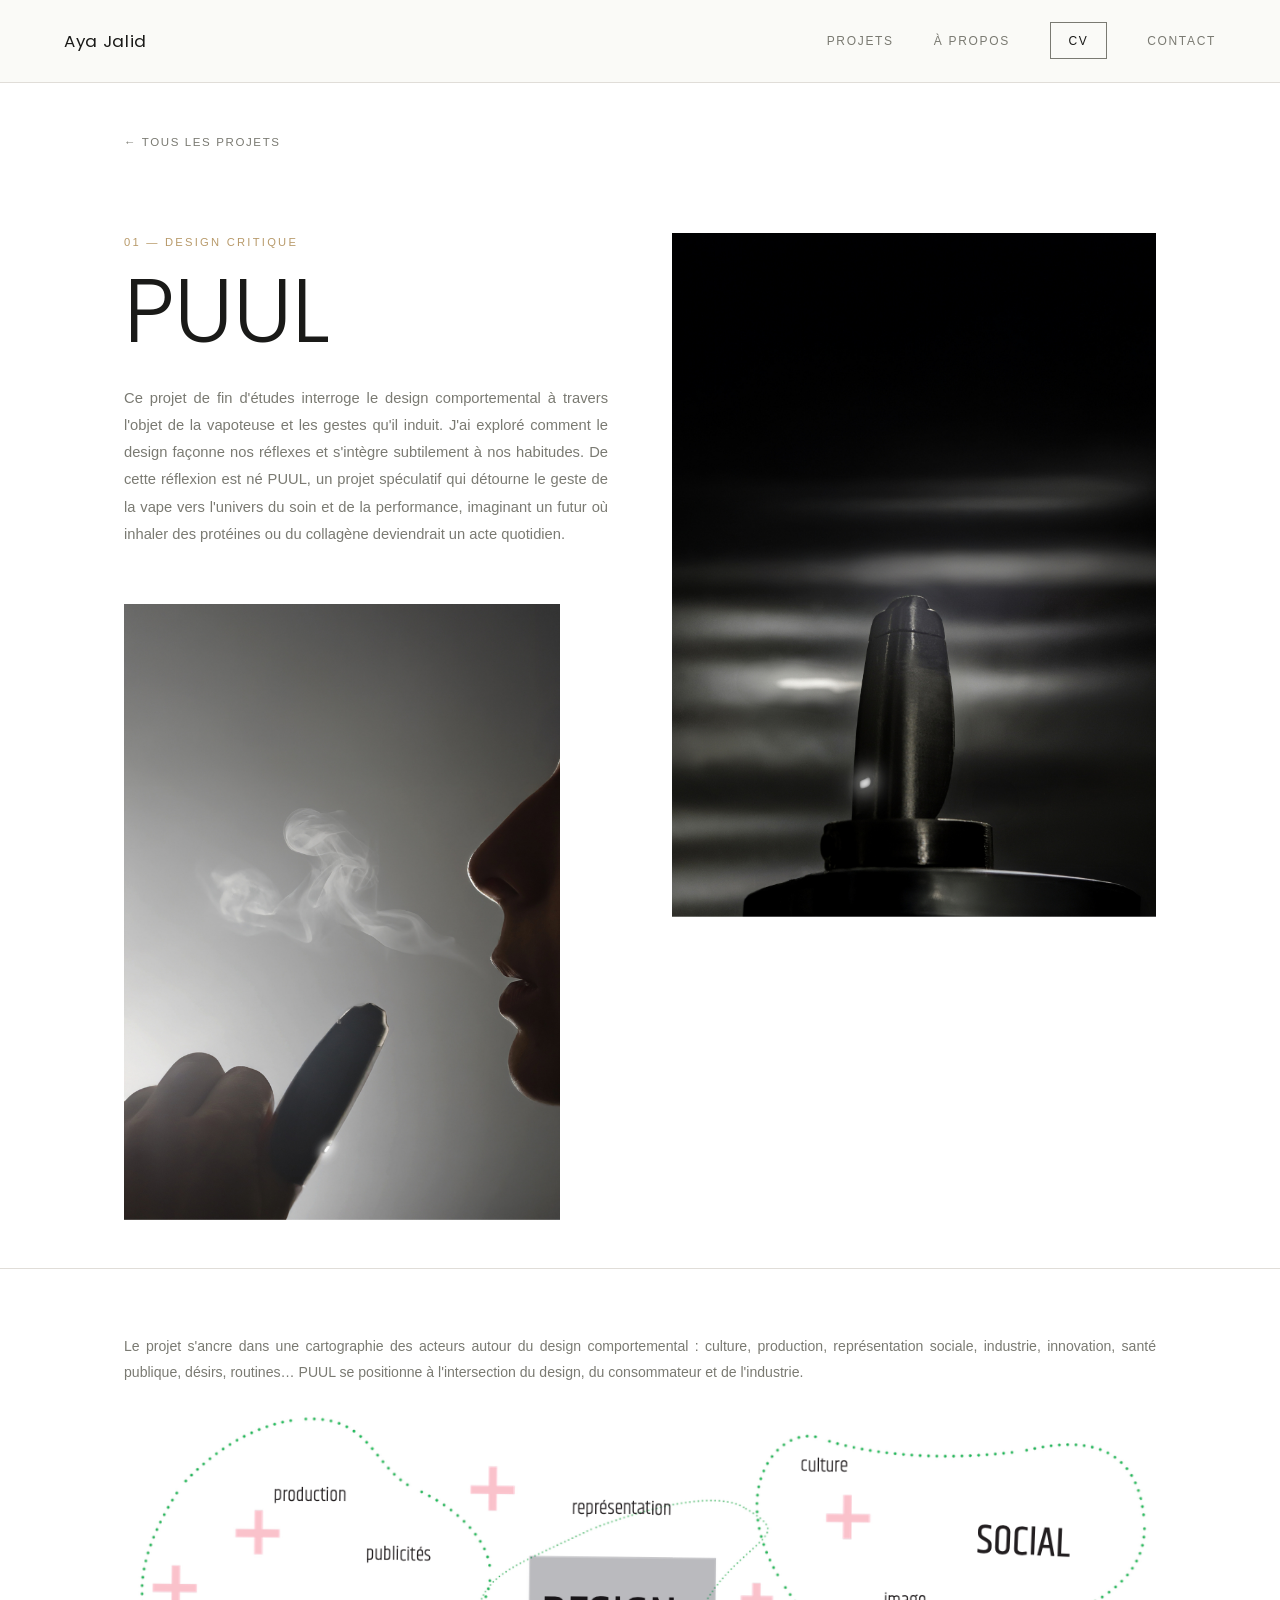
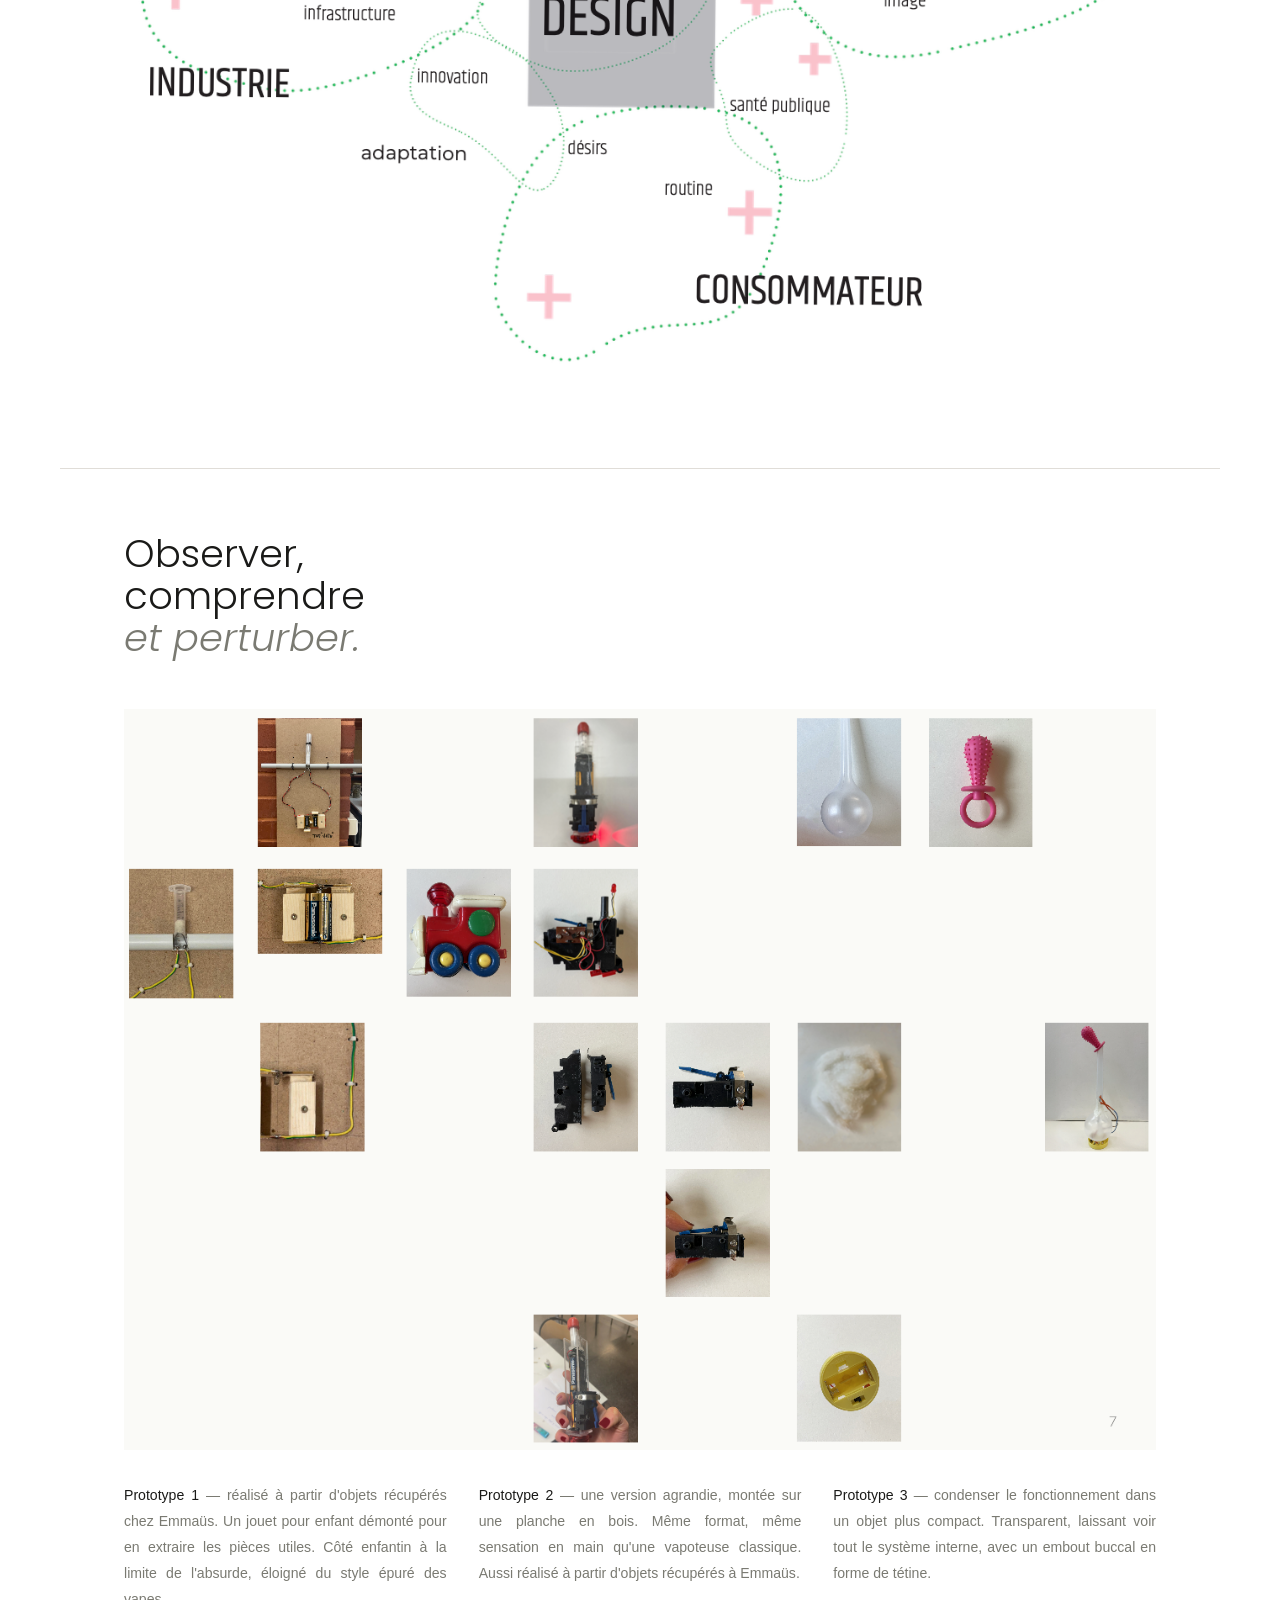
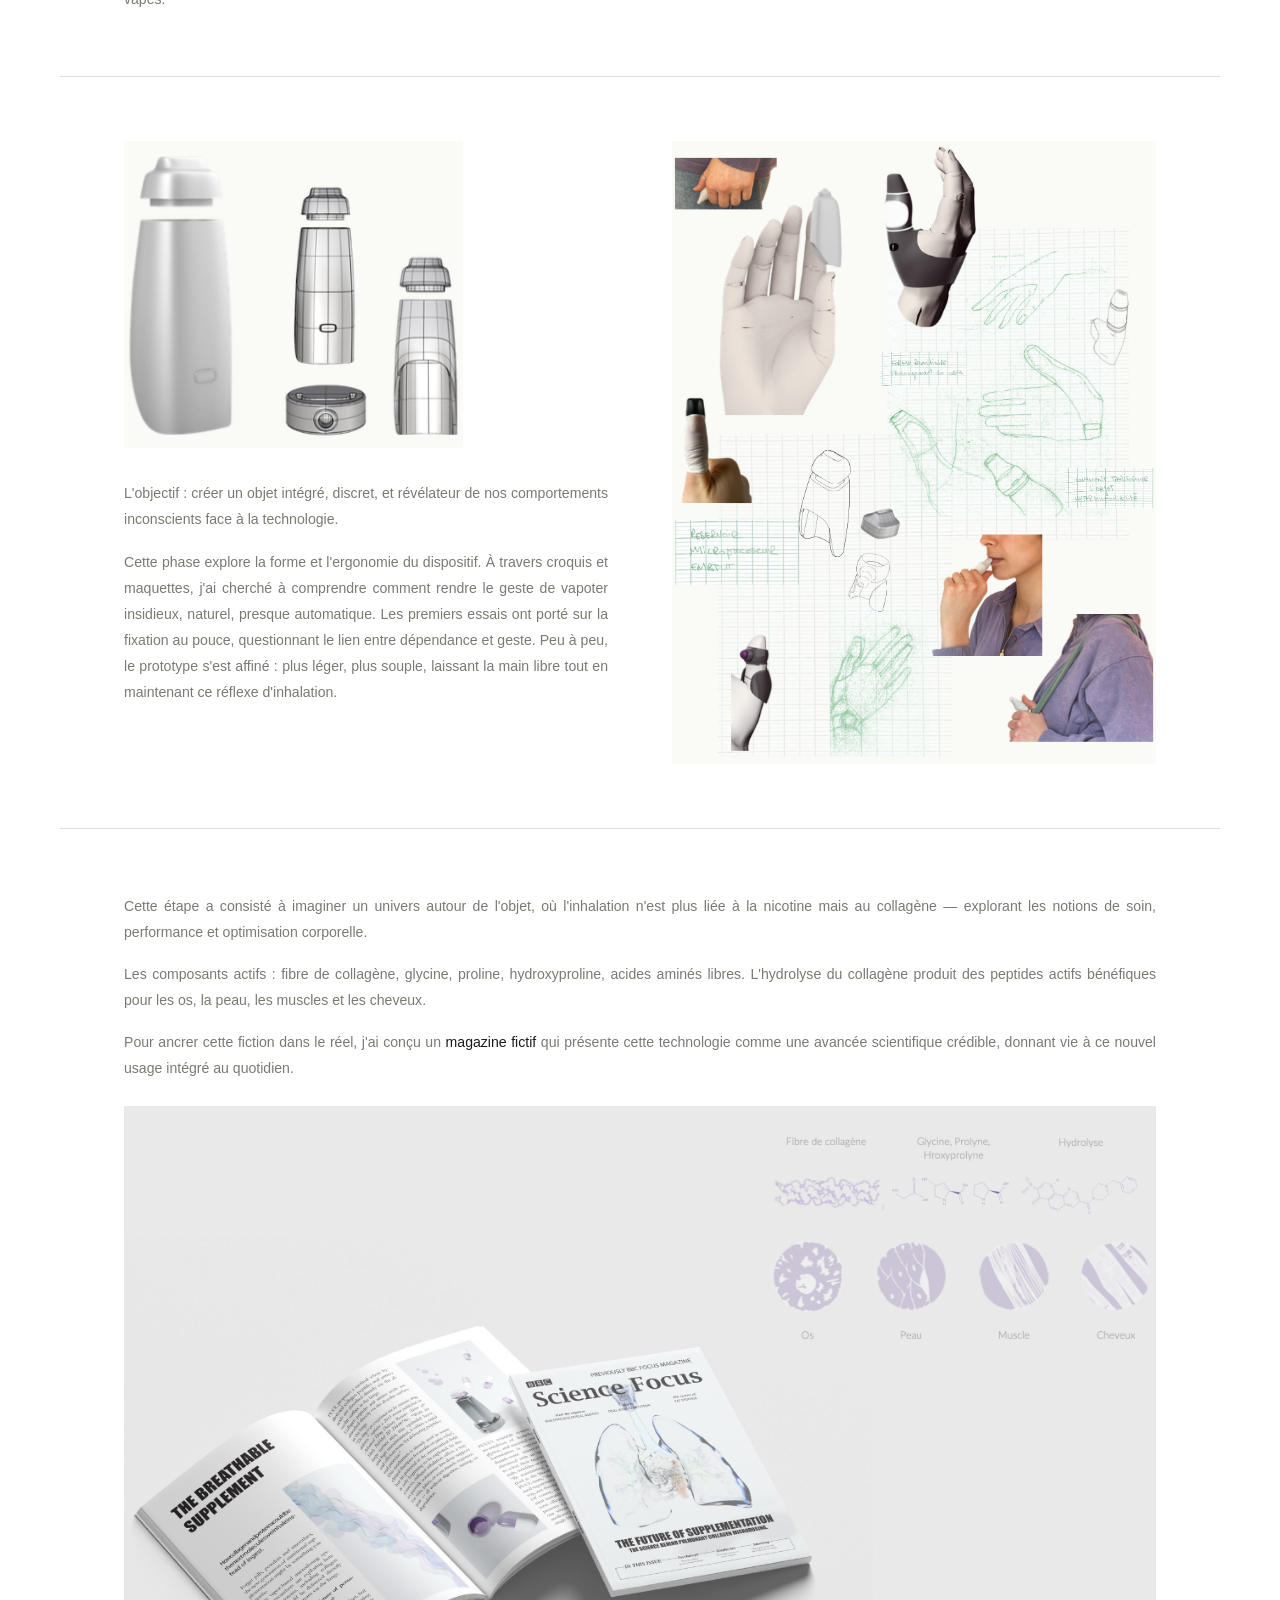
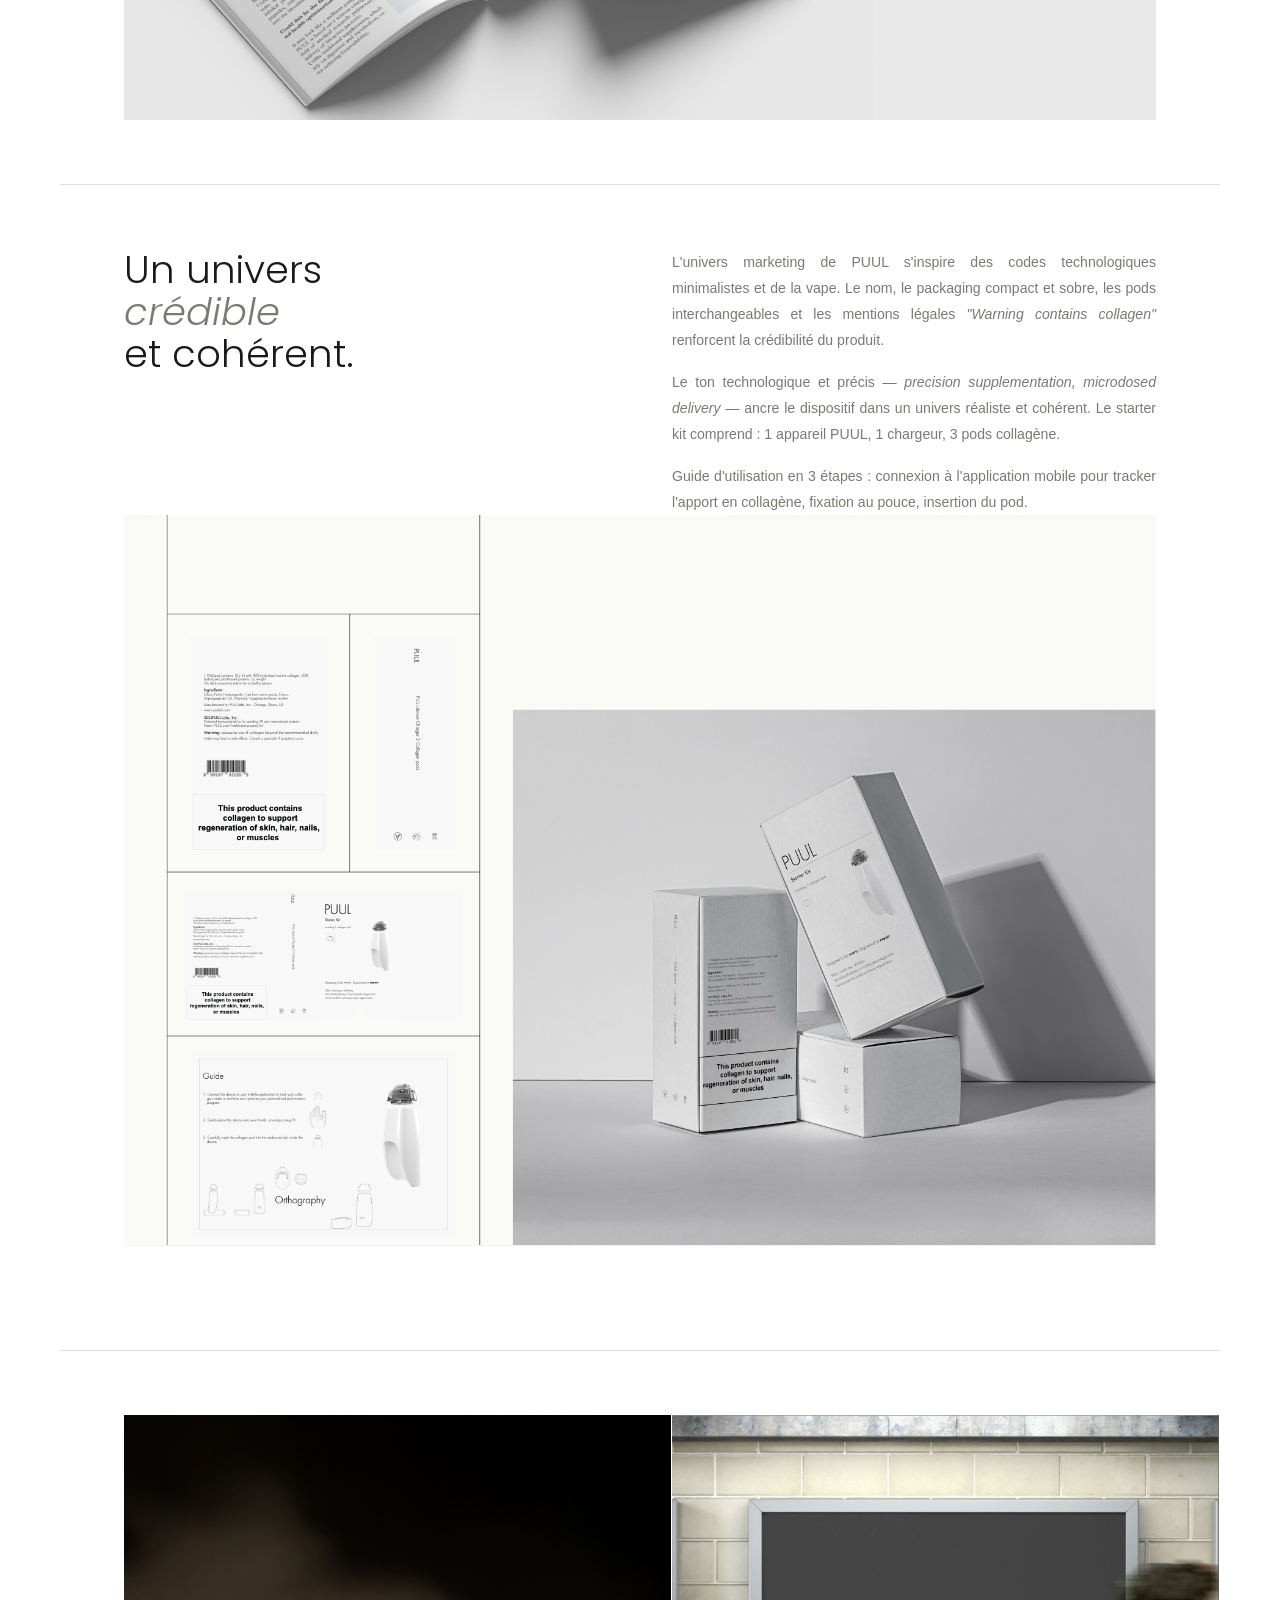
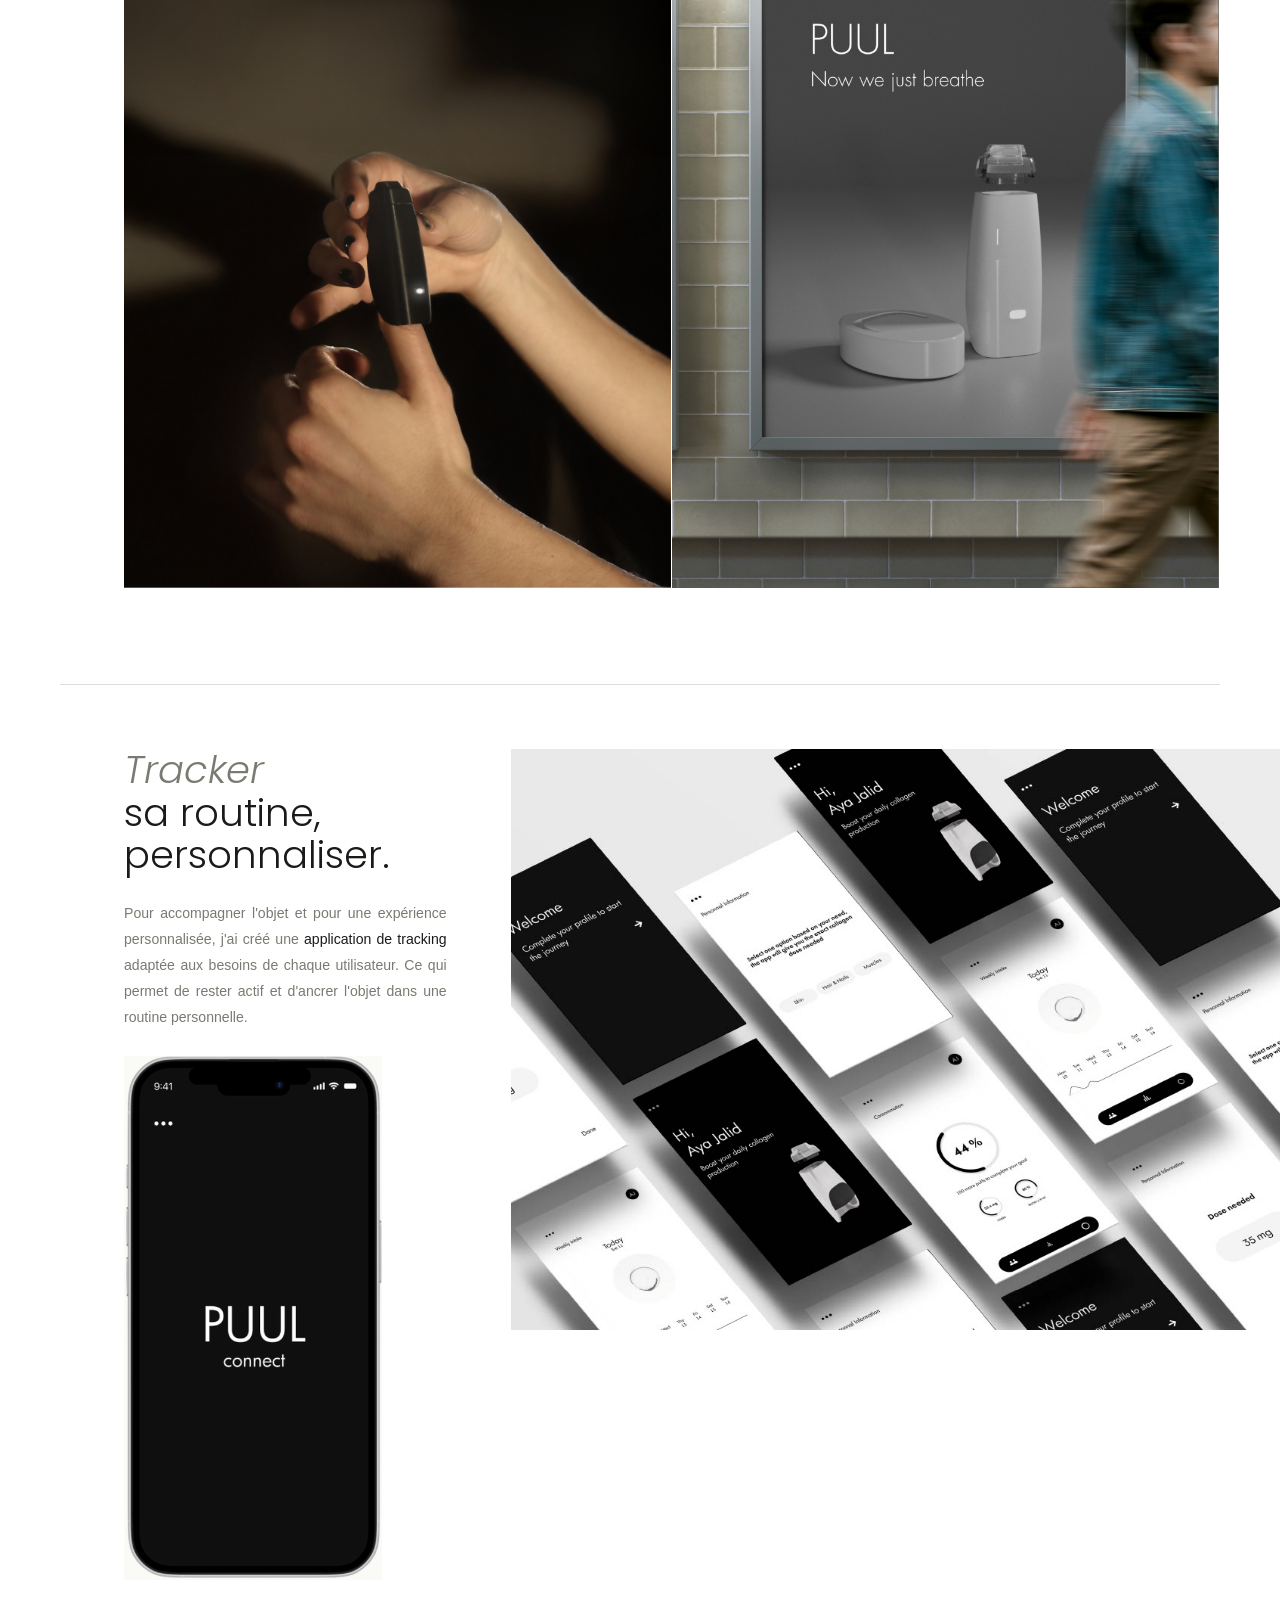
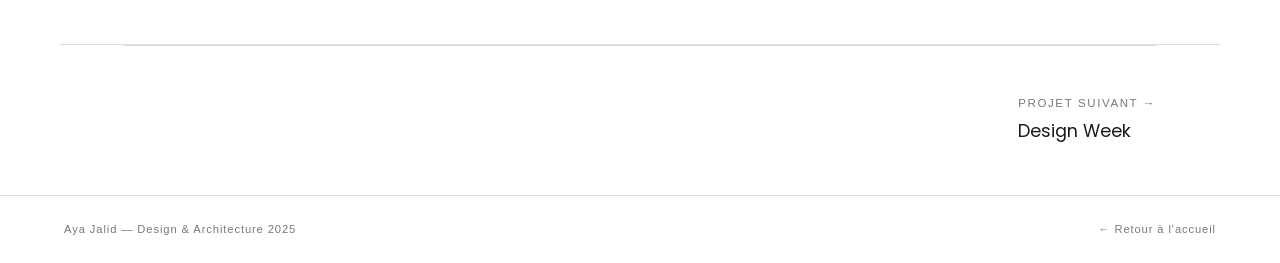
<file: projet-puul.html>
<!DOCTYPE html>
<html lang="fr">
<head>
  <meta charset="UTF-8"><meta name="viewport" content="width=device-width, initial-scale=1.0">
  <title>PUUL — Aya Jalid</title>
  <link rel="stylesheet" href="style.css">
</head>
<body>

<nav>
  <a class="nav-name" href="index.html">Aya Jalid</a>
  <div class="nav-links">
    <a href="index.html#projets">Projets</a>
    <a href="index.html#apropos">À propos</a>
    <a href="index.html#cv" class="nav-cta">CV</a>
    <a href="index.html#contact">Contact</a>
  </div>
</nav>

<!-- HERO PROJET -->
<div class="proj-hero">
  <div class="proj-hero-inner">
    <a class="proj-back" href="index.html#projets">← Tous les projets</a>
    <div style="display:grid; grid-template-columns:1fr 1fr; gap:4rem; align-items:stretch; margin-top:2rem;">

      <!-- COLONNE GAUCHE : texte + photo en dessous -->
      <div style="display:flex; flex-direction:column; justify-content:center;">
        <div class="proj-eyebrow">01 — Design critique</div>
        <h1 class="proj-title">PUUL</h1>
        <p class="proj-intro">Ce projet de fin d'études interroge le design comportemental à travers l'objet de la vapoteuse et les gestes qu'il induit. J'ai exploré comment le design façonne nos réflexes et s'intègre subtilement à nos habitudes. De cette réflexion est né PUUL, un projet spéculatif qui détourne le geste de la vape vers l'univers du soin et de la performance, imaginant un futur où inhaler des protéines ou du collagène deviendrait un acte quotidien.</p>
        <img src="images/puul-cover2.jpg" alt="PUUL" class="img-tel" style="width:90%; display:block; margin-top:1.5rem; flex:1; object-fit:cover;">
      </div>

      <!-- COLONNE DROITE : une photo qui prend toute la hauteur -->
      <div style="display:block; min-height:0;">
        <img src="images/puul-cover.jpg" alt="PUUL" class="img-tel" style="width:100%; object-fit:cover; object-position:top;">
      </div>
    </div>
  </div>
</div>

<!-- BLOC 1 : Contexte -->
<div class="block">
  <div class="block-p">
    <p>Le projet s'ancre dans une cartographie des acteurs autour du design comportemental : culture, production,
      représentation sociale, industrie, innovation, santé publique, désirs, routines… PUUL se positionne à
      l'intersection du design, du consommateur et de l'industrie.</p>
  </div>
  <br>
  <div class="img-box" style="margin-bottom:2rem">
    <img src="images/puul/puul8.jpg" alt="PUUL">
  </div>
</div>

<!-- BLOC 2 : Prototypes -->
<div class="block">
  <div>
      <h2 class="block-h">Observer,<br>comprendre<br><em>et perturber.</em></h2>
  </div>
  <br>
  <div class="img-box" style="margin-bottom:2rem">
    <img src="images/puul/puul9.jpg" alt="PUUL">
  </div>
  <div class="block-3col">
    <div class="block-p">
      <p><strong>Prototype 1</strong> — réalisé à partir d'objets récupérés chez Emmaüs. Un jouet pour enfant démonté pour en extraire les pièces utiles. Côté enfantin à la limite de l'absurde, éloigné du style épuré des vapes.</p>
    </div>
    <div class="block-p">
      <p><strong>Prototype 2</strong> — une version agrandie, montée sur une planche en bois. Même format, même sensation en main qu'une vapoteuse classique. Aussi réalisé à partir d'objets récupérés à Emmaüs.</p>
    </div>
    <div class="block-p">
      <p><strong>Prototype 3</strong> — condenser le fonctionnement dans un objet plus compact. Transparent, laissant voir tout le système interne, avec un embout buccal en forme de tétine.</p>
    </div>
  </div>
</div>

<!-- BLOC : Observer, comprendre, perturber -->
<div class="block">
  <div class="block-2col">
    <div>
      <div class="img-box" style="margin-bottom:2rem">
        <img src="images/puul/puul4.jpg" alt="Modèle 3D PUUL éclaté" style="width:70%; display:block;">
      </div>
      <div class="block-p">
        <p>L'objectif : créer un objet intégré, discret, et révélateur de nos comportements inconscients face à la technologie.</p>
        <p>Cette phase explore la forme et l'ergonomie du dispositif. À travers croquis et maquettes, j'ai cherché à comprendre comment rendre le geste de vapoter insidieux, naturel, presque automatique. Les premiers essais ont porté sur la fixation au pouce, questionnant le lien entre dépendance et geste. Peu à peu, le prototype s'est affiné : plus léger, plus souple, laissant la main libre tout en maintenant ce réflexe d'inhalation.</p>
      </div>
    </div>
    <div class="img-box">
      <img src="images/puul/puul5.jpg" alt="Croquis et maquettes PUUL">
    </div>
  </div>
</div>

<!-- BLOC 3 : Collagène -->
<div class="block">
    <div class="block-p">
      <p>Cette étape a consisté à imaginer un univers autour de l'objet, où l'inhalation n'est plus liée à la nicotine mais au collagène — explorant les notions de soin, performance et optimisation corporelle.</p>
      <p>Les composants actifs : fibre de collagène, glycine, proline, hydroxyproline, acides aminés libres. L'hydrolyse du collagène produit des peptides actifs bénéfiques pour les os, la peau, les muscles et les cheveux.</p>
      <p>Pour ancrer cette fiction dans le réel, j'ai conçu un <strong>magazine fictif</strong> qui présente cette technologie comme une avancée scientifique crédible, donnant vie à ce nouvel usage intégré au quotidien.</p>
    </div>
    <br>
    <div class="img-box">
      <img src="images/puul/puul6.jpg" alt="PUUL">
    </div>
</div>

<!-- BLOC 4 : Packaging -->
<div class="block">
  <div class="block-2col">
    <div>
      <h2 class="block-h">Un univers<br><em>crédible</em><br>et cohérent.</h2>
    </div>
    <div class="block-p">
      <p>L'univers marketing de PUUL s'inspire des codes technologiques minimalistes et de la vape. Le nom, le packaging compact et sobre, les pods interchangeables et les mentions légales <em>"Warning contains collagen"</em> renforcent la crédibilité du produit.</p>
      <p>Le ton technologique et précis — <em>precision supplementation, microdosed delivery</em> — ancre le dispositif dans un univers réaliste et cohérent. Le starter kit comprend : 1 appareil PUUL, 1 chargeur, 3 pods collagène.</p>
      <p>Guide d'utilisation en 3 étapes : connexion à l'application mobile pour tracker l'apport en collagène, fixation au pouce, insertion du pod.</p>
    </div>
  </div>
    <div class="img-box" style="margin-bottom:2.5rem">
    <img src="images/puul/puul7.jpg" alt="PUUL">
  </div>
</div>

<div class="block">
  <div class="block-2col">
    <div class="img-box" style="margin-bottom:2rem">
      <img src="images/puul/puul2.jpg" alt="Puul" style="width:113%; display:block;">
    </div>
    <div class="img-box">
      <img src="images/puul/puul3.jpg" alt="Puul" style="width:113%; display:block;">
    </div>
  </div>
</div>

<div class="block">
  <div class="block-aside-espace">
    <div class="img-box">
        <h2 class="block-h"><em>Tracker</em><br>sa routine,<br>personnaliser.</h2>
        <div class="block-p">
          <p>Pour accompagner l'objet et pour une expérience personnalisée, j'ai créé une <strong>application de tracking</strong> adaptée aux besoins de chaque utilisateur. Ce qui permet de rester actif et d'ancrer l'objet dans une routine personnelle.</p>
        </div>
        <br>  
        <img src="images/puul/puul-tel.jpg" alt="PUUL" class="img-tel" style="width:80%; object-fit:cover; object-position:top;">
      </div>
      <div class="img-box">
        <img src="images/puul/puul-app.jpg" alt="PUUL" style="width:120%; object-fit:cover; object-position:top;">
      </div>
  </div>    
</div>

<!-- NAV PREV/NEXT -->
<div class="wrap">
  <div class="proj-nav">
    <div></div>
    <a href="projet-design-week.html">
      Projet suivant →
      <span class="proj-nav-title">Design Week</span>
    </a>
  </div>
</div>

<footer>
  <span>Aya Jalid — Design & Architecture 2025</span>
  <a href="index.html">← Retour à l'accueil</a>
</footer>
</body>
</html>
</file>
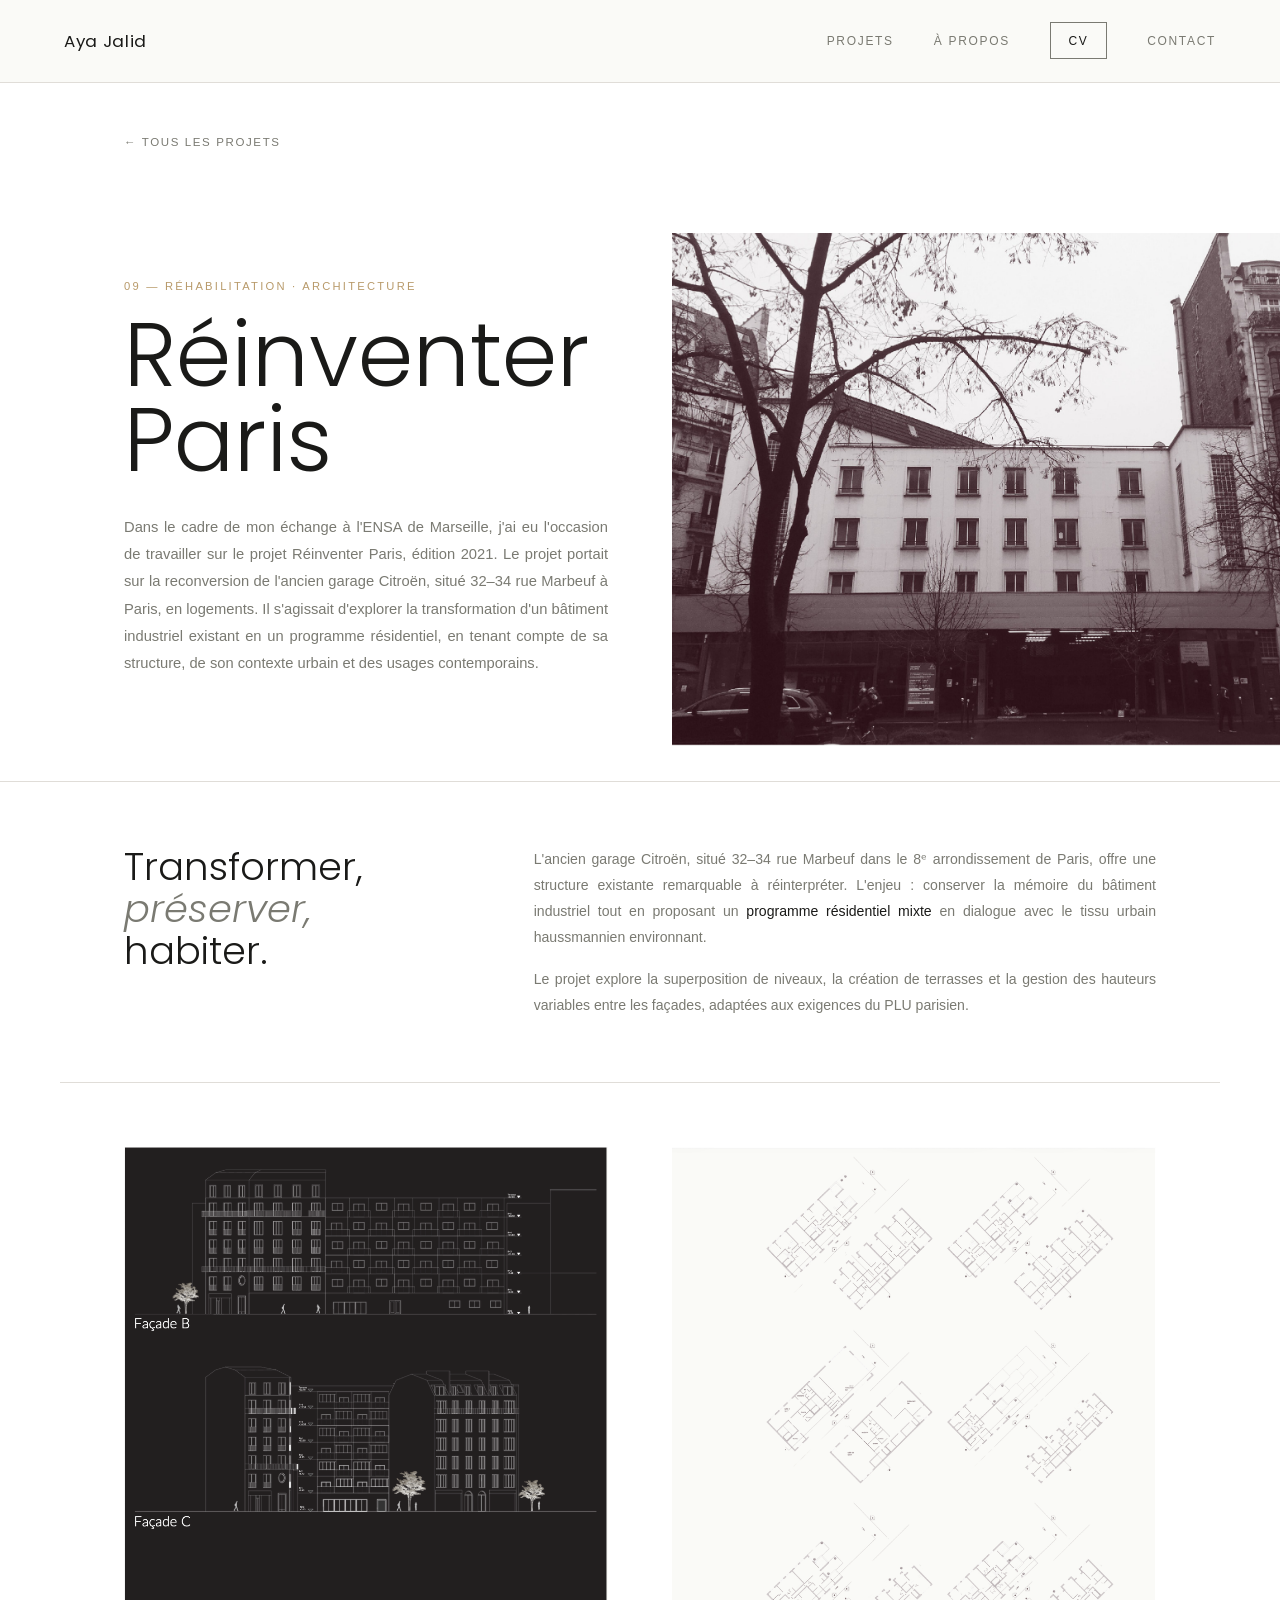
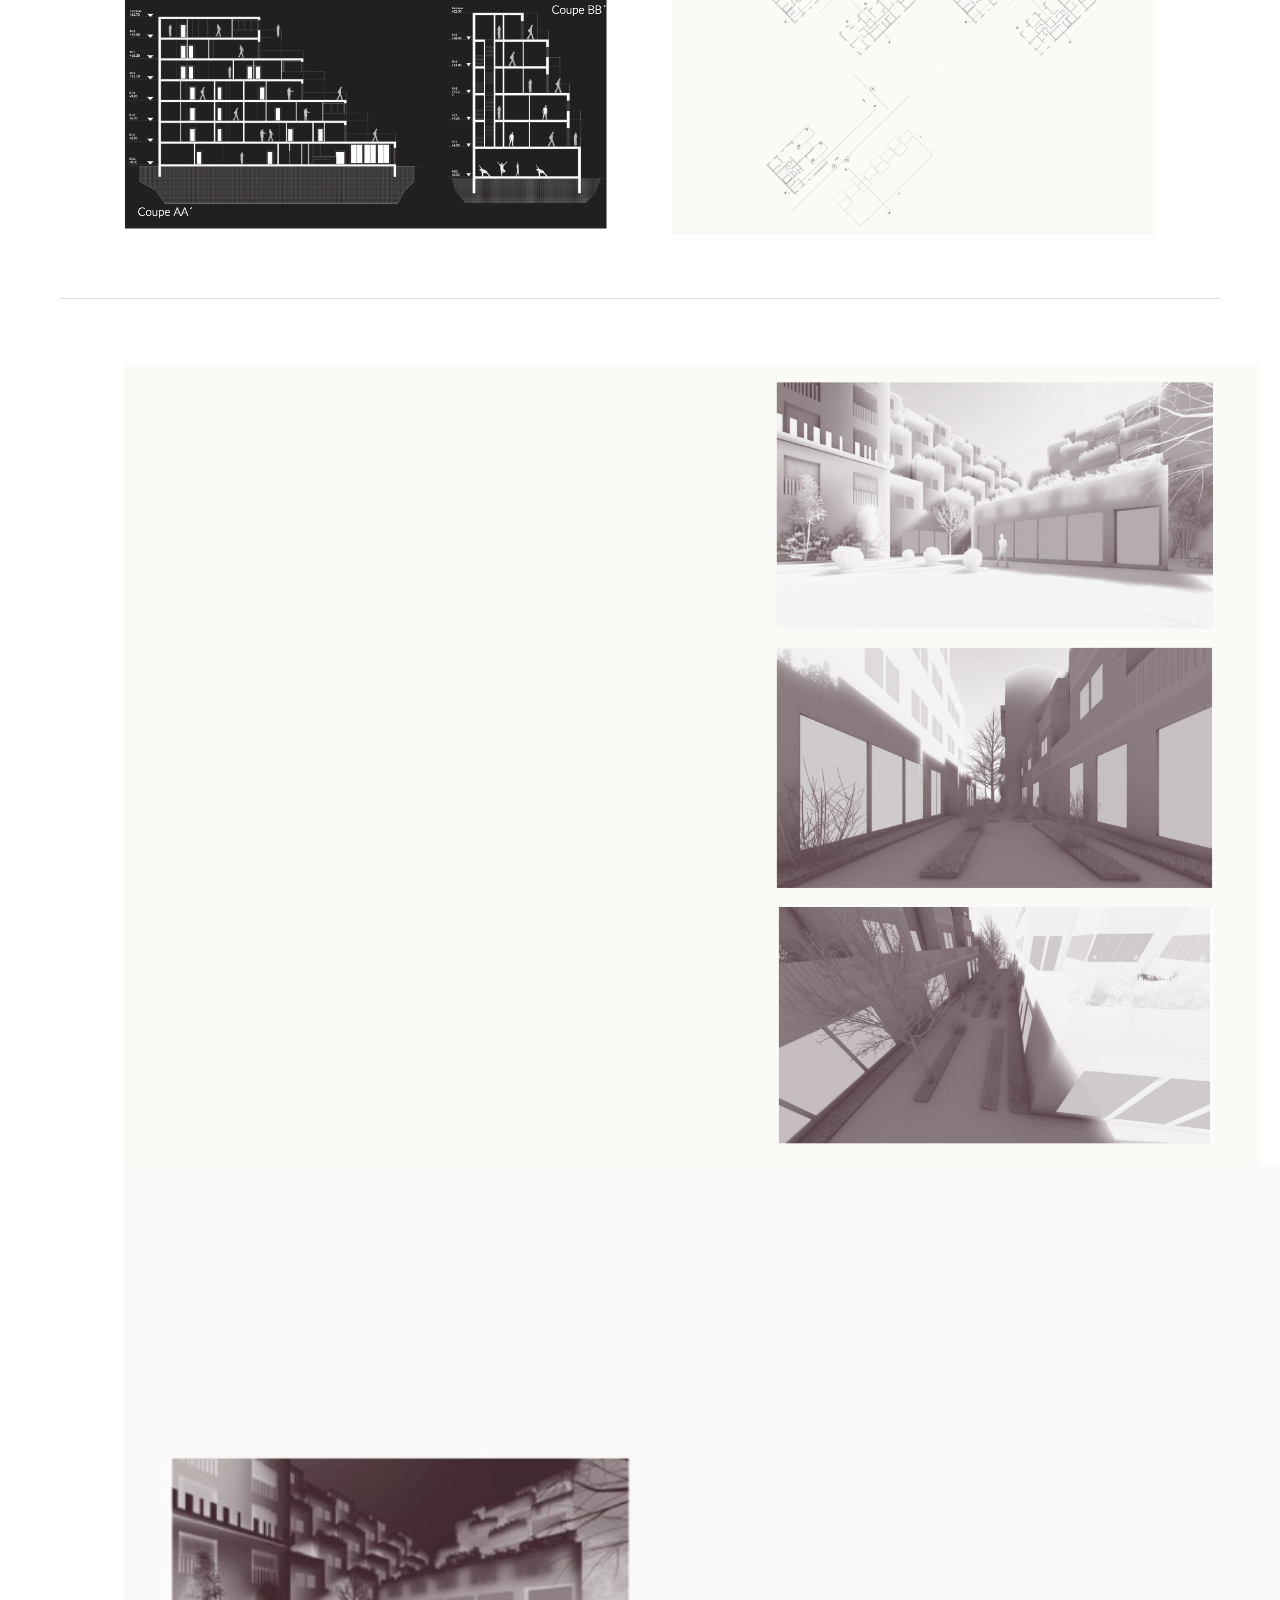
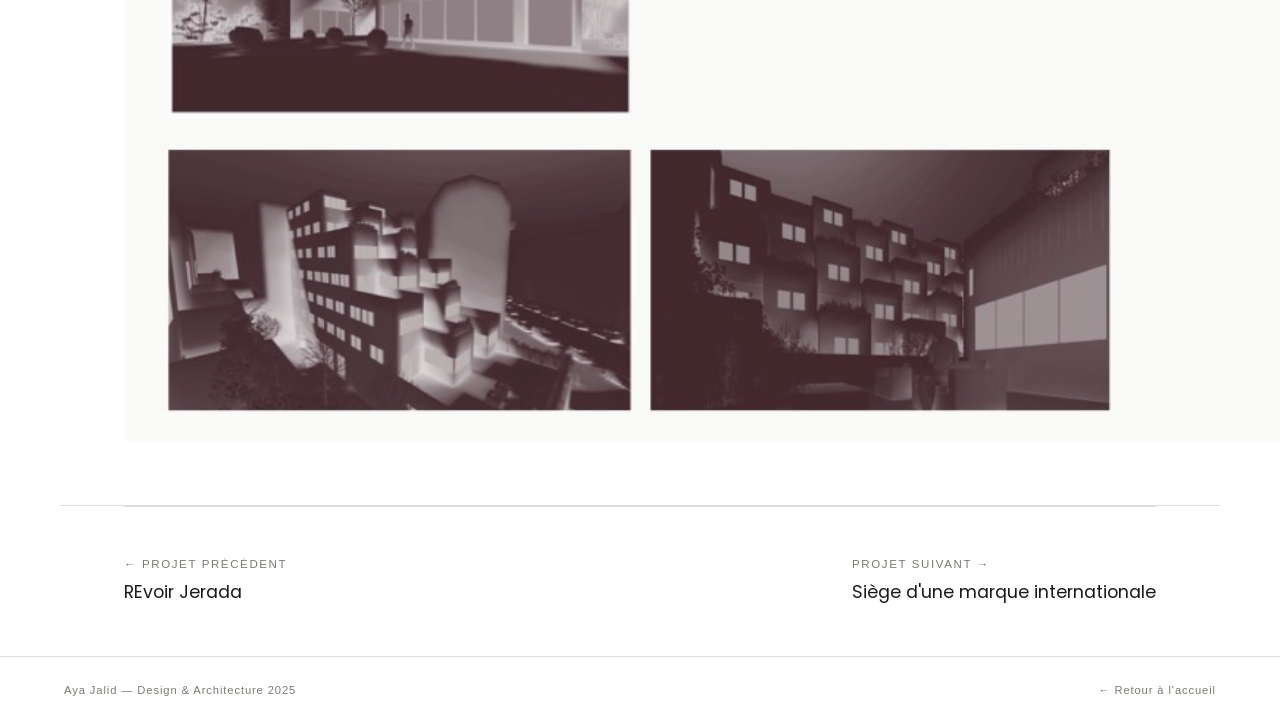
<file: projet-reinventer-paris.html>
<!DOCTYPE html>
<html lang="fr">
<head>
  <meta charset="UTF-8"><meta name="viewport" content="width=device-width, initial-scale=1.0">
  <title>Réinventer Paris — Aya Jalid</title>
  <link rel="stylesheet" href="style.css">
</head>
<body>
<nav>
  <a class="nav-name" href="index.html">Aya Jalid</a>
  <div class="nav-links">
    <a href="index.html#projets">Projets</a><a href="index.html#apropos">À propos</a>
    <a href="index.html#cv" class="nav-cta">CV</a><a href="index.html#contact">Contact</a>
  </div>
</nav>

<div class="proj-hero">
  <div class="proj-hero-inner">
    <a class="proj-back" href="index.html#projets">← Tous les projets</a>
    <div style="display:grid; grid-template-columns:1fr 1fr; gap:4rem; align-items:stretch; margin-top:2rem; max-height:500px;">

      <!-- COLONNE GAUCHE : texte -->
      <div style="display:flex; flex-direction:column; justify-content:center;">
        <div class="proj-eyebrow">09 — Réhabilitation · Architecture</div>
        <h1 class="proj-title">Réinventer<br>Paris</h1>
        <p class="proj-intro">Dans le cadre de mon échange à l'ENSA de Marseille, j'ai eu l'occasion de travailler sur le
          projet Réinventer Paris, édition 2021. Le projet portait sur la reconversion de l'ancien garage Citroën, situé 32–34
          rue Marbeuf à Paris, en logements. Il s'agissait d'explorer la transformation d'un bâtiment industriel existant en
          un programme résidentiel, en tenant compte de sa structure, de son contexte urbain et des usages contemporains.</p>
      </div>

      <!-- COLONNE DROITE : photo -->
      <div style="display:block; min-height:0;">
        <img src="images/reinventer-paris/reinventer-paris.jpg" alt="REINVENTER" style="width:150%; object-fit:cover; object-position:top;">
      </div>

    </div>
  </div>
</div>

<div class="block">
  <div class="block-aside">
    <div>
      <h2 class="block-h">Transformer,<br><em>préserver,</em><br>habiter.</h2>
    </div>
    <div class="block-p">
      <p>L'ancien garage Citroën, situé 32–34 rue Marbeuf dans le 8ᵉ arrondissement de Paris, offre une structure existante remarquable à réinterpréter. L'enjeu : conserver la mémoire du bâtiment industriel tout en proposant un <strong>programme résidentiel mixte</strong> en dialogue avec le tissu urbain haussmannien environnant.</p>
      <p>Le projet explore la superposition de niveaux, la création de terrasses et la gestion des hauteurs variables entre les façades, adaptées aux exigences du PLU parisien.</p>
    </div>
  </div>
</div>

<div class="block">
  <div class="block-2col">
    <div class="img-box">
      <img src="images/reinventer-paris/reinventer-plans.jpg" alt="STAGE" style="width:100%; object-fit:cover; object-position:top;">
    </div>
    <div class="img-box">
      <img src="images/reinventer-paris/reinventer-coupes.jpg" alt="STAGE" style="width:100%; object-fit:cover; object-position:top;">
    </div>
  </div>
</div>

<div class="block">
  <div class="img-box">
    <img src="images/reinventer-paris/reinventer-vue1.jpg" alt="STAGE" style="width:110%; object-fit:cover; object-position:top;">
  </div>
  <div class="img-box">
    <img src="images/reinventer-paris/reinventer-vue2.jpg" alt="STAGE" style="width:120%; object-fit:cover; object-position:top;">
  </div>
</div>

<div class="wrap">
  <div class="proj-nav">
    <a href="projet-jerada.html">← Projet précédent<span class="proj-nav-title">REvoir Jerada</span></a>
    <a href="projet-siege.html">Projet suivant →<span class="proj-nav-title">Siège d'une marque internationale</span></a>
  </div>
</div>
<footer>
  <span>Aya Jalid — Design & Architecture 2025</span>
  <a href="index.html">← Retour à l'accueil</a>
</footer>
</body>
</html>
</file>
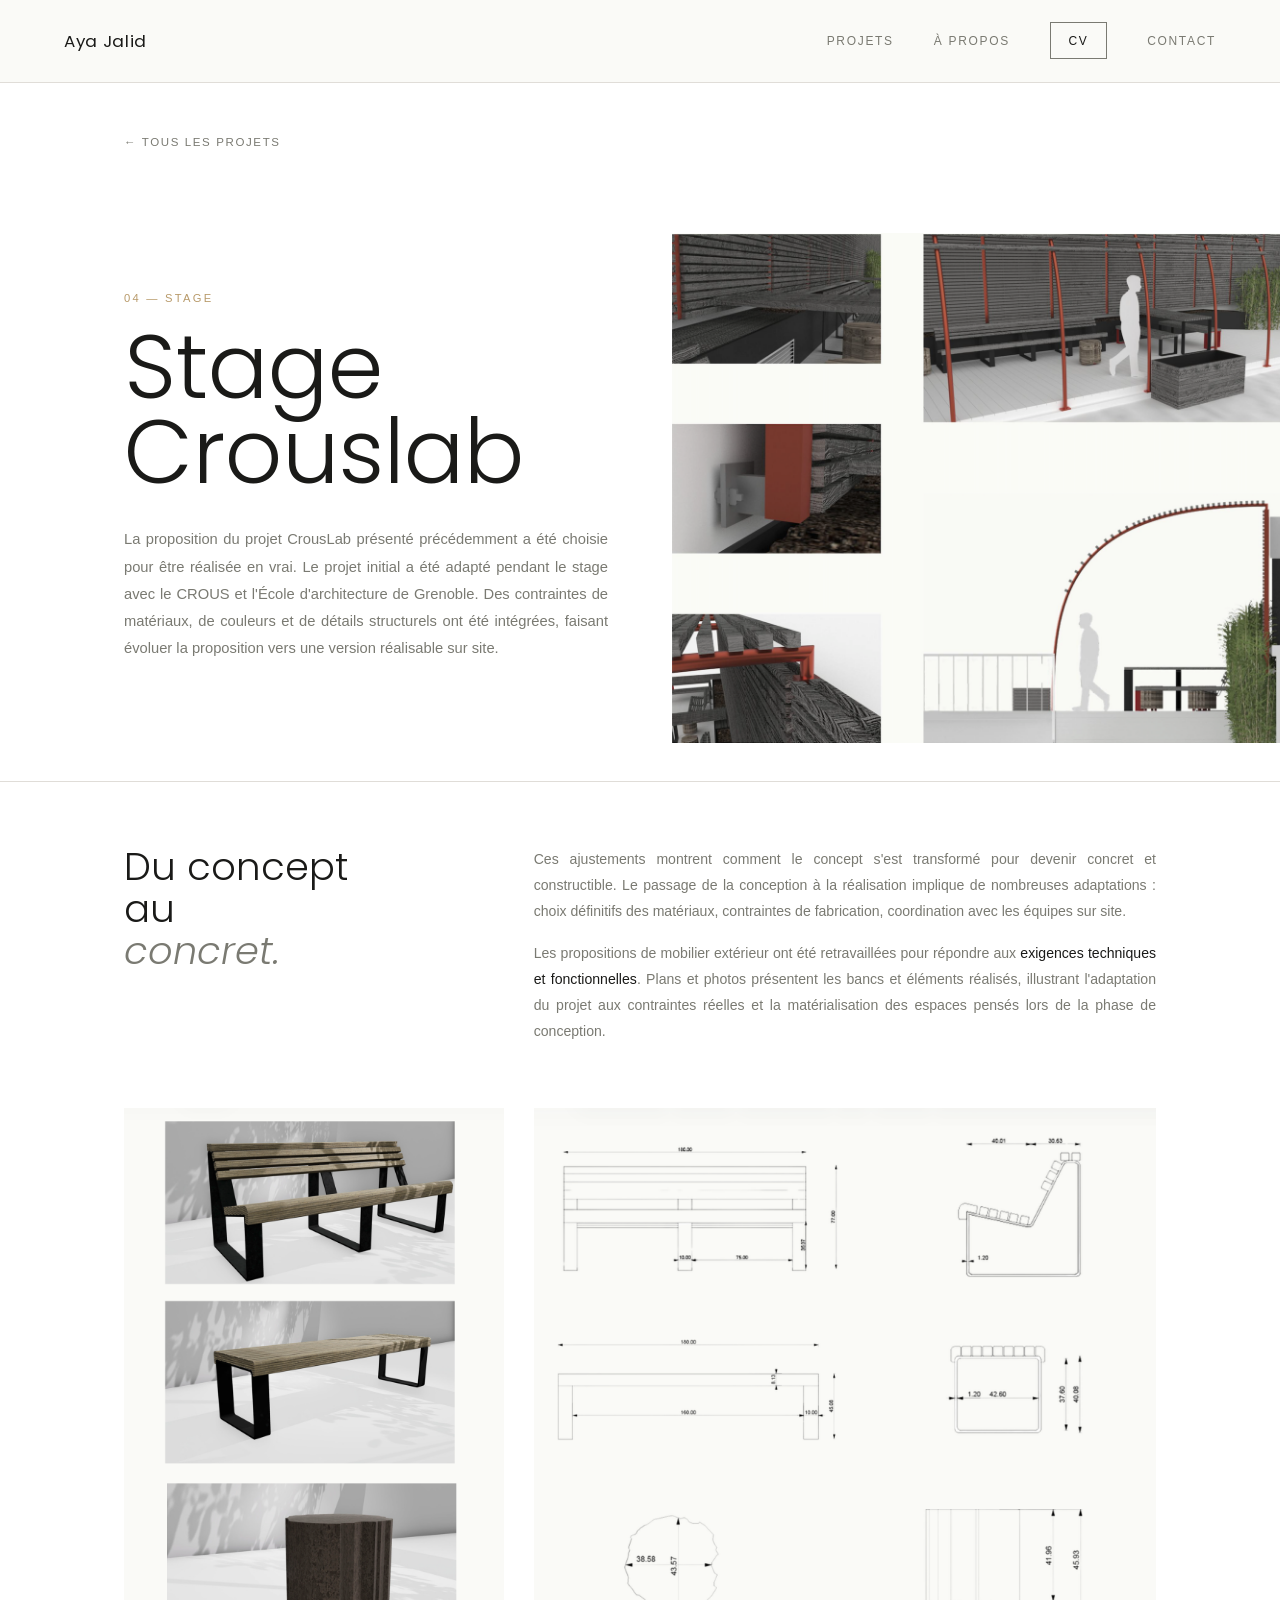
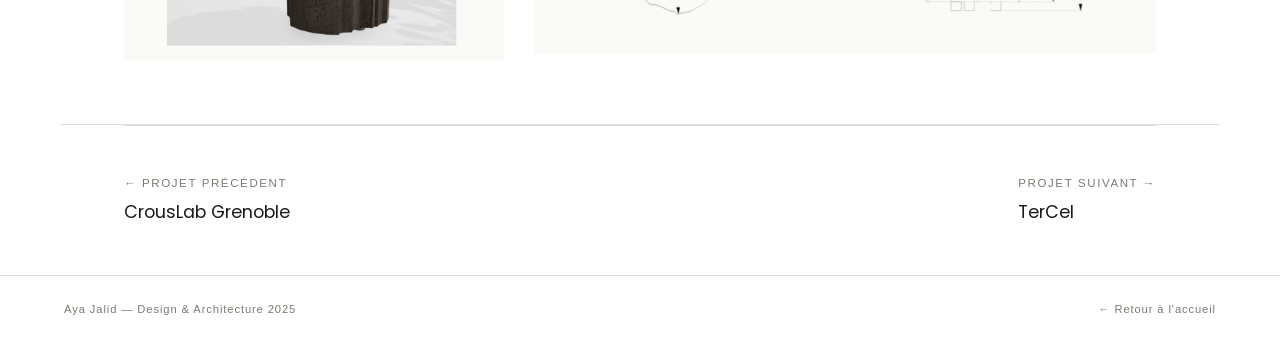
<file: projet-stage-crouslab.html>
<!DOCTYPE html>
<html lang="fr">
<head>
  <meta charset="UTF-8"><meta name="viewport" content="width=device-width, initial-scale=1.0">
  <title>Stage Crouslab — Aya Jalid</title>
  <link rel="stylesheet" href="style.css">
</head>
<body>
<nav>
  <a class="nav-name" href="index.html">Aya Jalid</a>
  <div class="nav-links">
    <a href="index.html#projets">Projets</a><a href="index.html#apropos">À propos</a>
    <a href="index.html#cv" class="nav-cta">CV</a><a href="index.html#contact">Contact</a>
  </div>
</nav>

<div class="proj-hero">
  <div class="proj-hero-inner">
    <a class="proj-back" href="index.html#projets">← Tous les projets</a>
    <div style="display:grid; grid-template-columns:1fr 1fr; gap:4rem; align-items:stretch; margin-top:2rem; max-height:500px;">

      <!-- COLONNE GAUCHE : texte -->
      <div style="display:flex; flex-direction:column; justify-content:center;">
        <div class="proj-eyebrow">04 — Stage</div>
        <h1 class="proj-title">Stage<br>Crouslab</h1>
        <p class="proj-intro">La proposition du projet CrousLab présenté précédemment a été choisie pour être réalisée en vrai. Le projet initial a été adapté pendant le stage avec le CROUS et l'École d'architecture de Grenoble. Des contraintes de matériaux, de couleurs et de détails structurels ont été intégrées, faisant évoluer la proposition vers une version réalisable sur site.</p>
      </div>

      <!-- COLONNE DROITE : photo -->
      <div style="display:block; min-height:0;">
        <img src="images/stage-crouslab/stage-crouslab.jpg" alt="STAGE" style="width:130%; object-fit:cover; object-position:top;">
      </div>
    </div>
  </div>
</div>

<div class="block">
  <div class="block-aside">
    <div>
      <h2 class="block-h">Du concept<br>au<br><em>concret.</em></h2>
    </div>
    <div class="block-p">
      <p>Ces ajustements montrent comment le concept s'est transformé pour devenir concret et constructible. Le passage de la conception à la réalisation implique de nombreuses adaptations : choix définitifs des matériaux, contraintes de fabrication, coordination avec les équipes sur site.</p>
      <p>Les propositions de mobilier extérieur ont été retravaillées pour répondre aux <strong>exigences techniques et fonctionnelles</strong>. Plans et photos présentent les bancs et éléments réalisés, illustrant l'adaptation du projet aux contraintes réelles et la matérialisation des espaces pensés lors de la phase de conception.</p>
    </div>
    <div class="img-box">
      <img src="images/stage-crouslab/stage-plan.jpg" alt="STAGE" style="width:110%; object-fit:cover; object-position:top;">
    </div>
    <div class="img-box">
      <img src="images/stage-crouslab/stage-realisation.jpg" alt="STAGE" style="width:100%; object-fit:cover; object-position:top;">
    </div>
  </div>
</div>

<div class="wrap">
  <div class="proj-nav">
    <a href="projet-crouslab.html">← Projet précédent<span class="proj-nav-title">CrousLab Grenoble</span></a>
    <a href="projet-tercel.html">Projet suivant →<span class="proj-nav-title">TerCel</span></a>
  </div>
</div>
<footer>
  <span>Aya Jalid — Design & Architecture 2025</span>
  <a href="index.html">← Retour à l'accueil</a>
</footer>
</body>
</html>
</file>
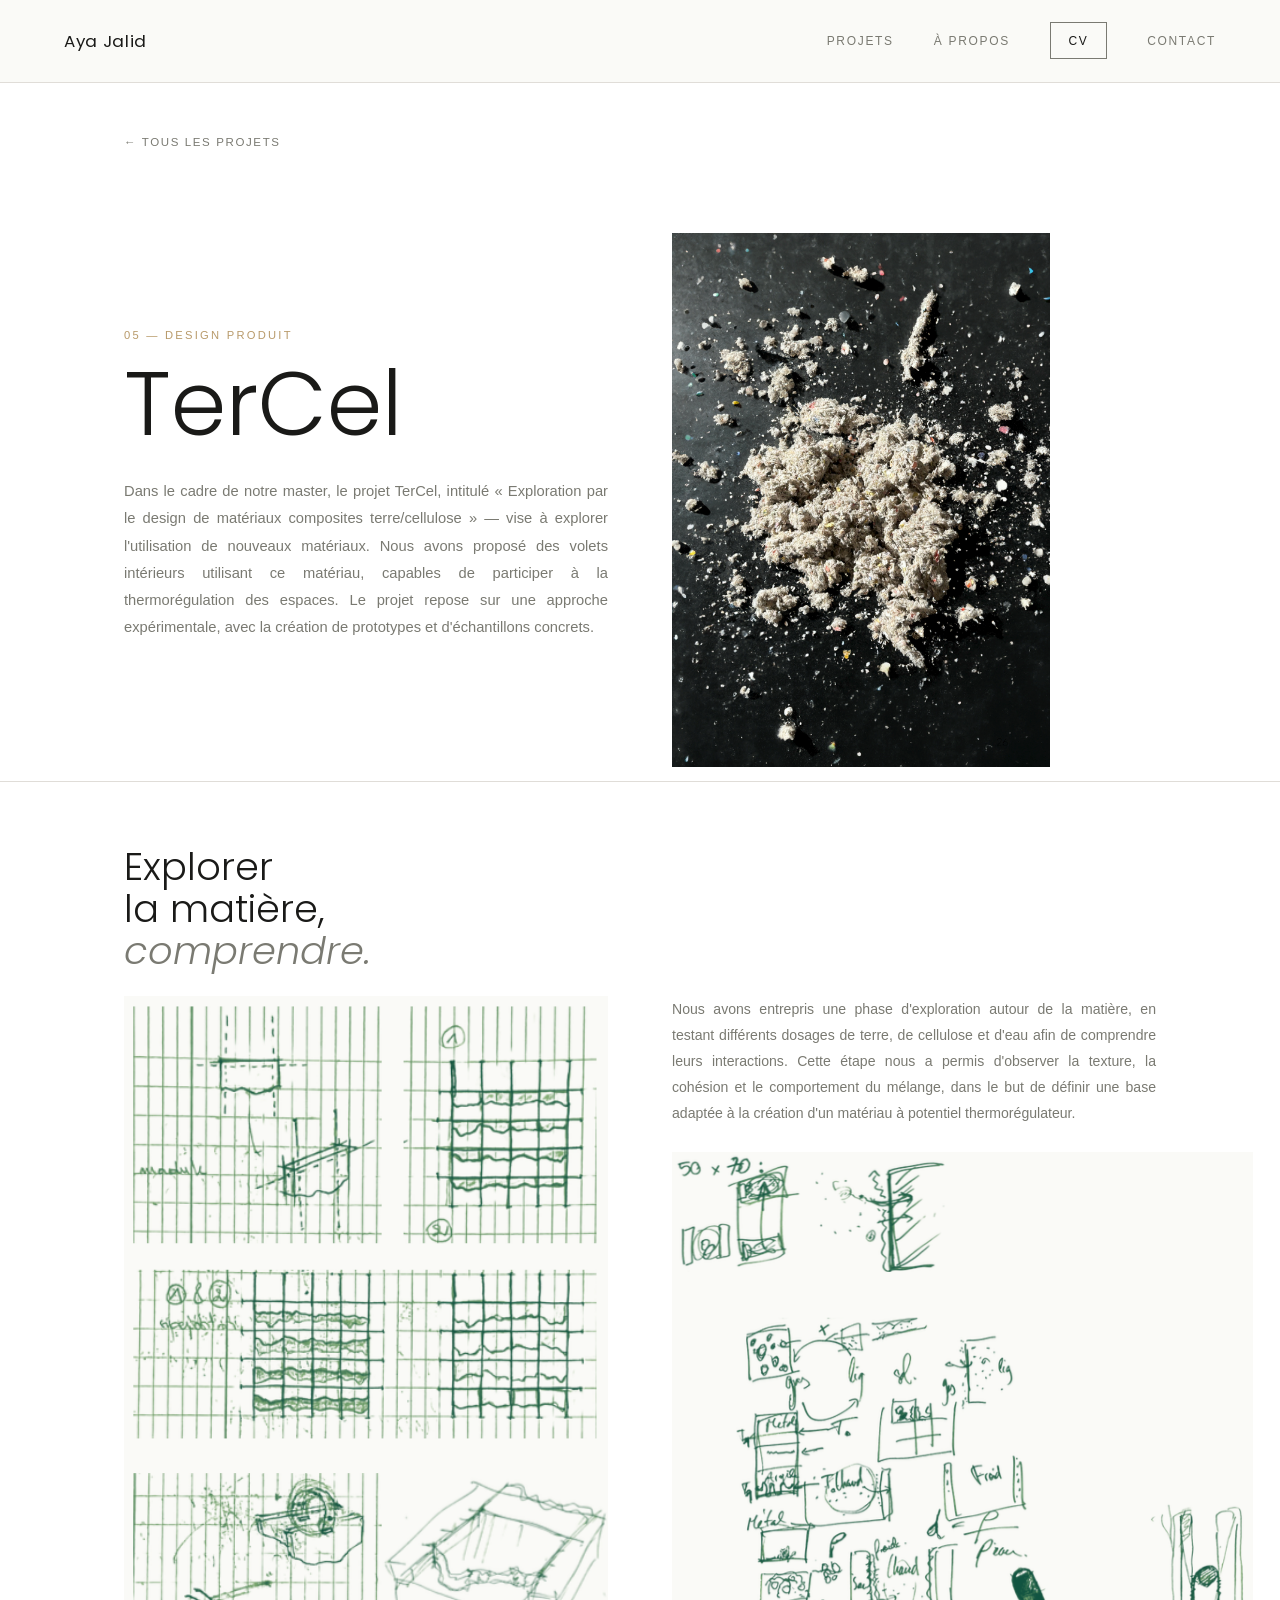
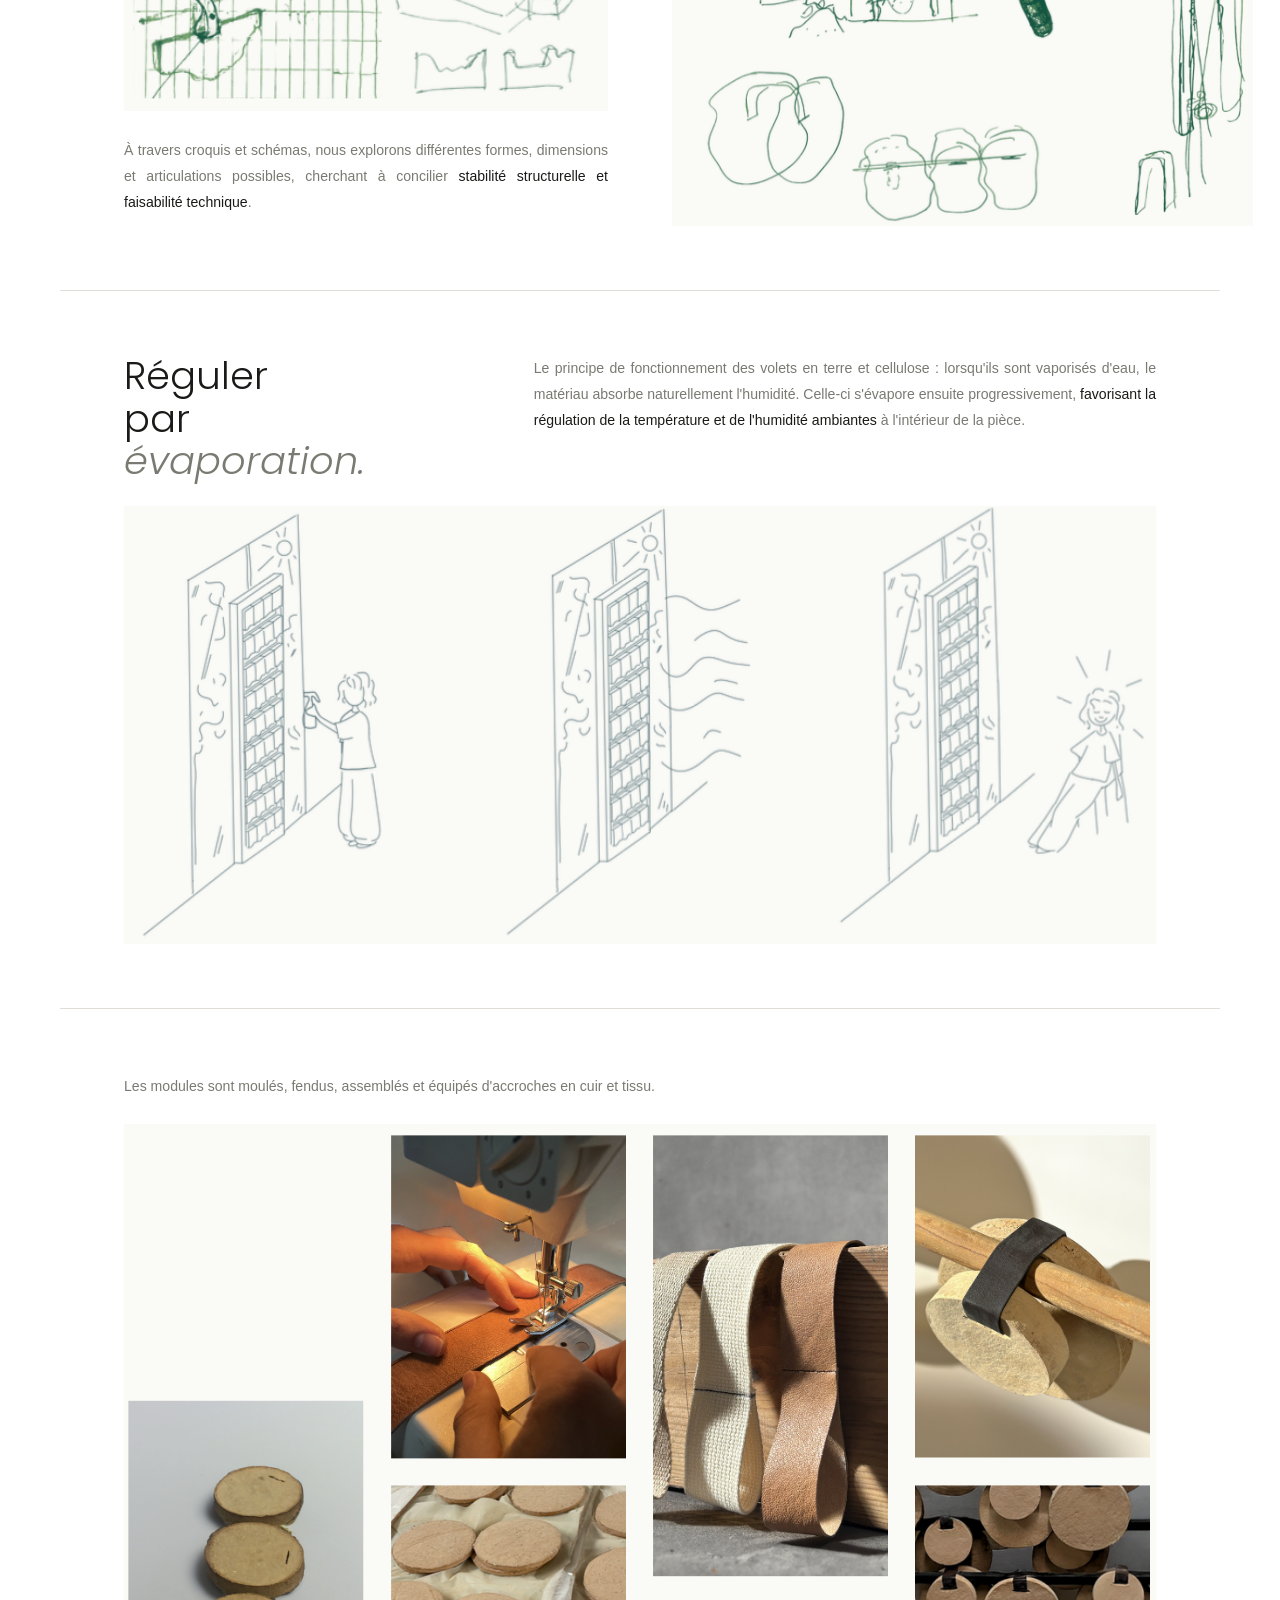
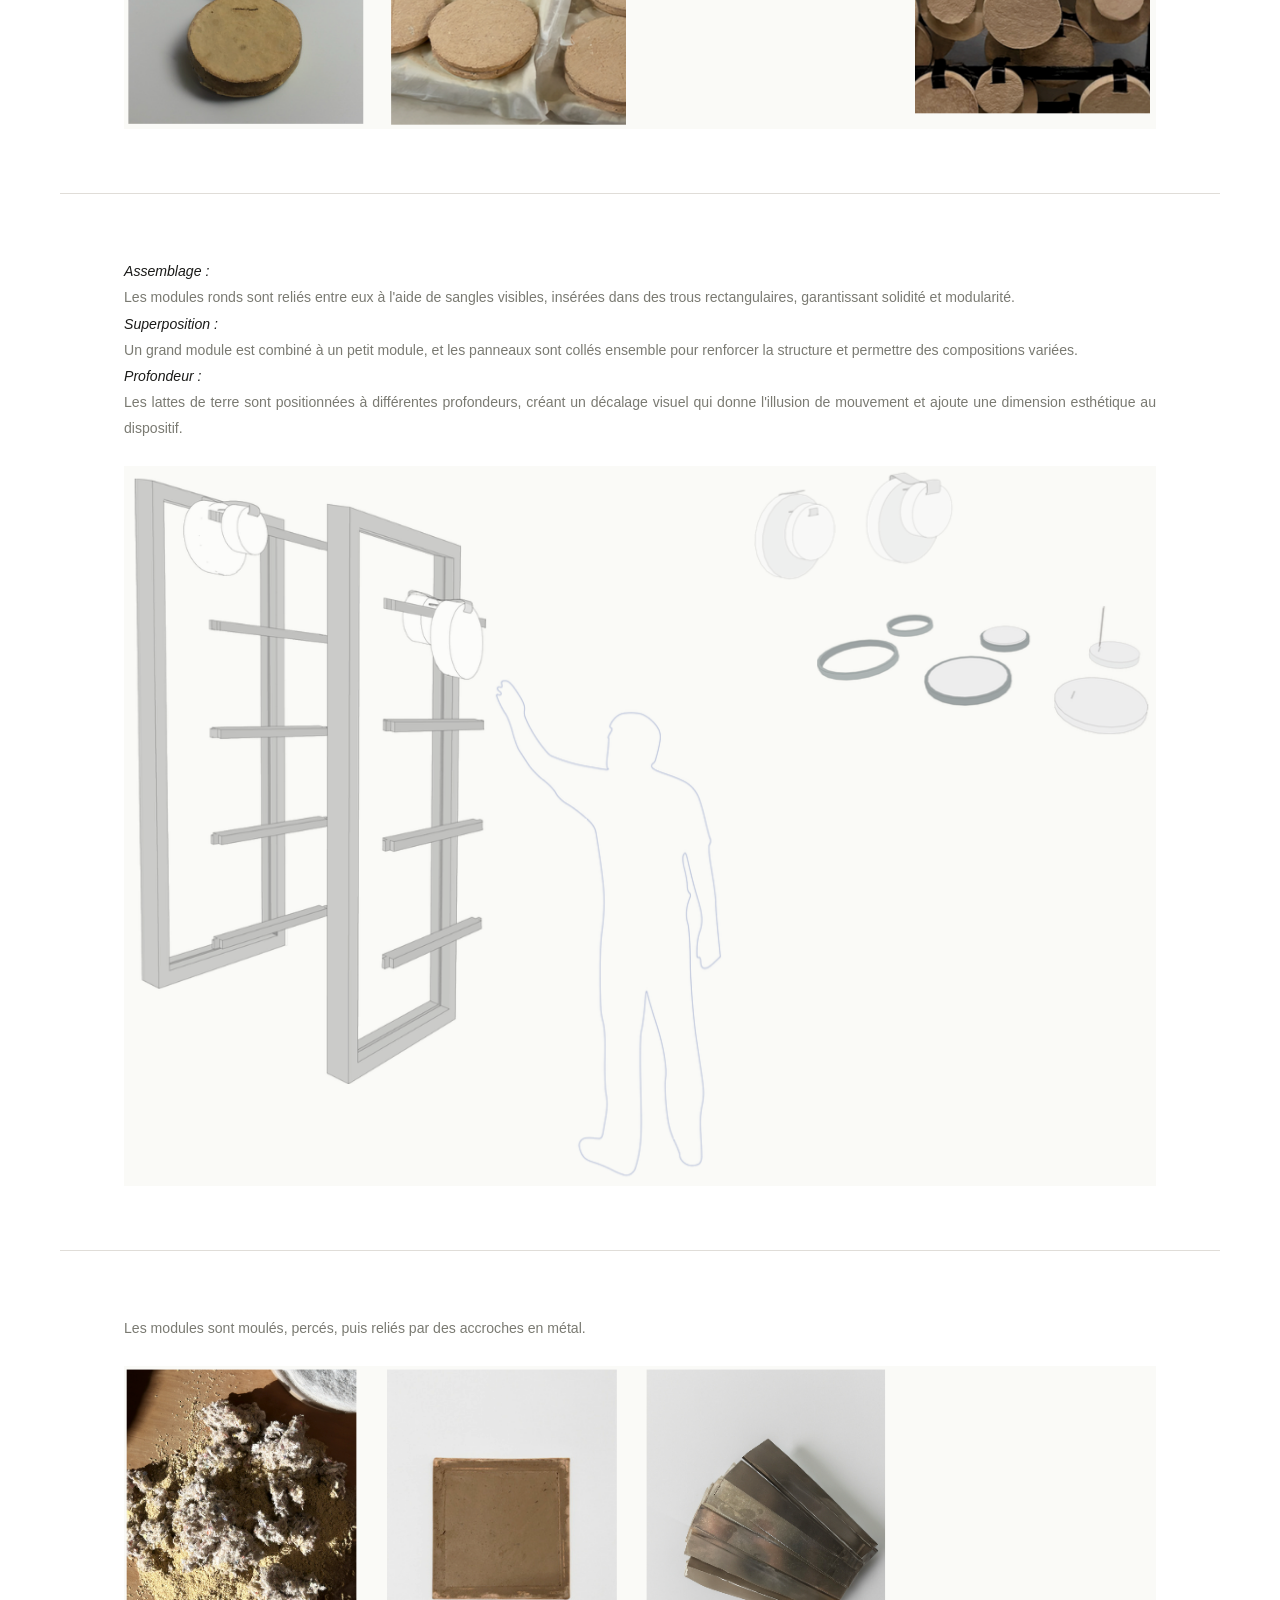
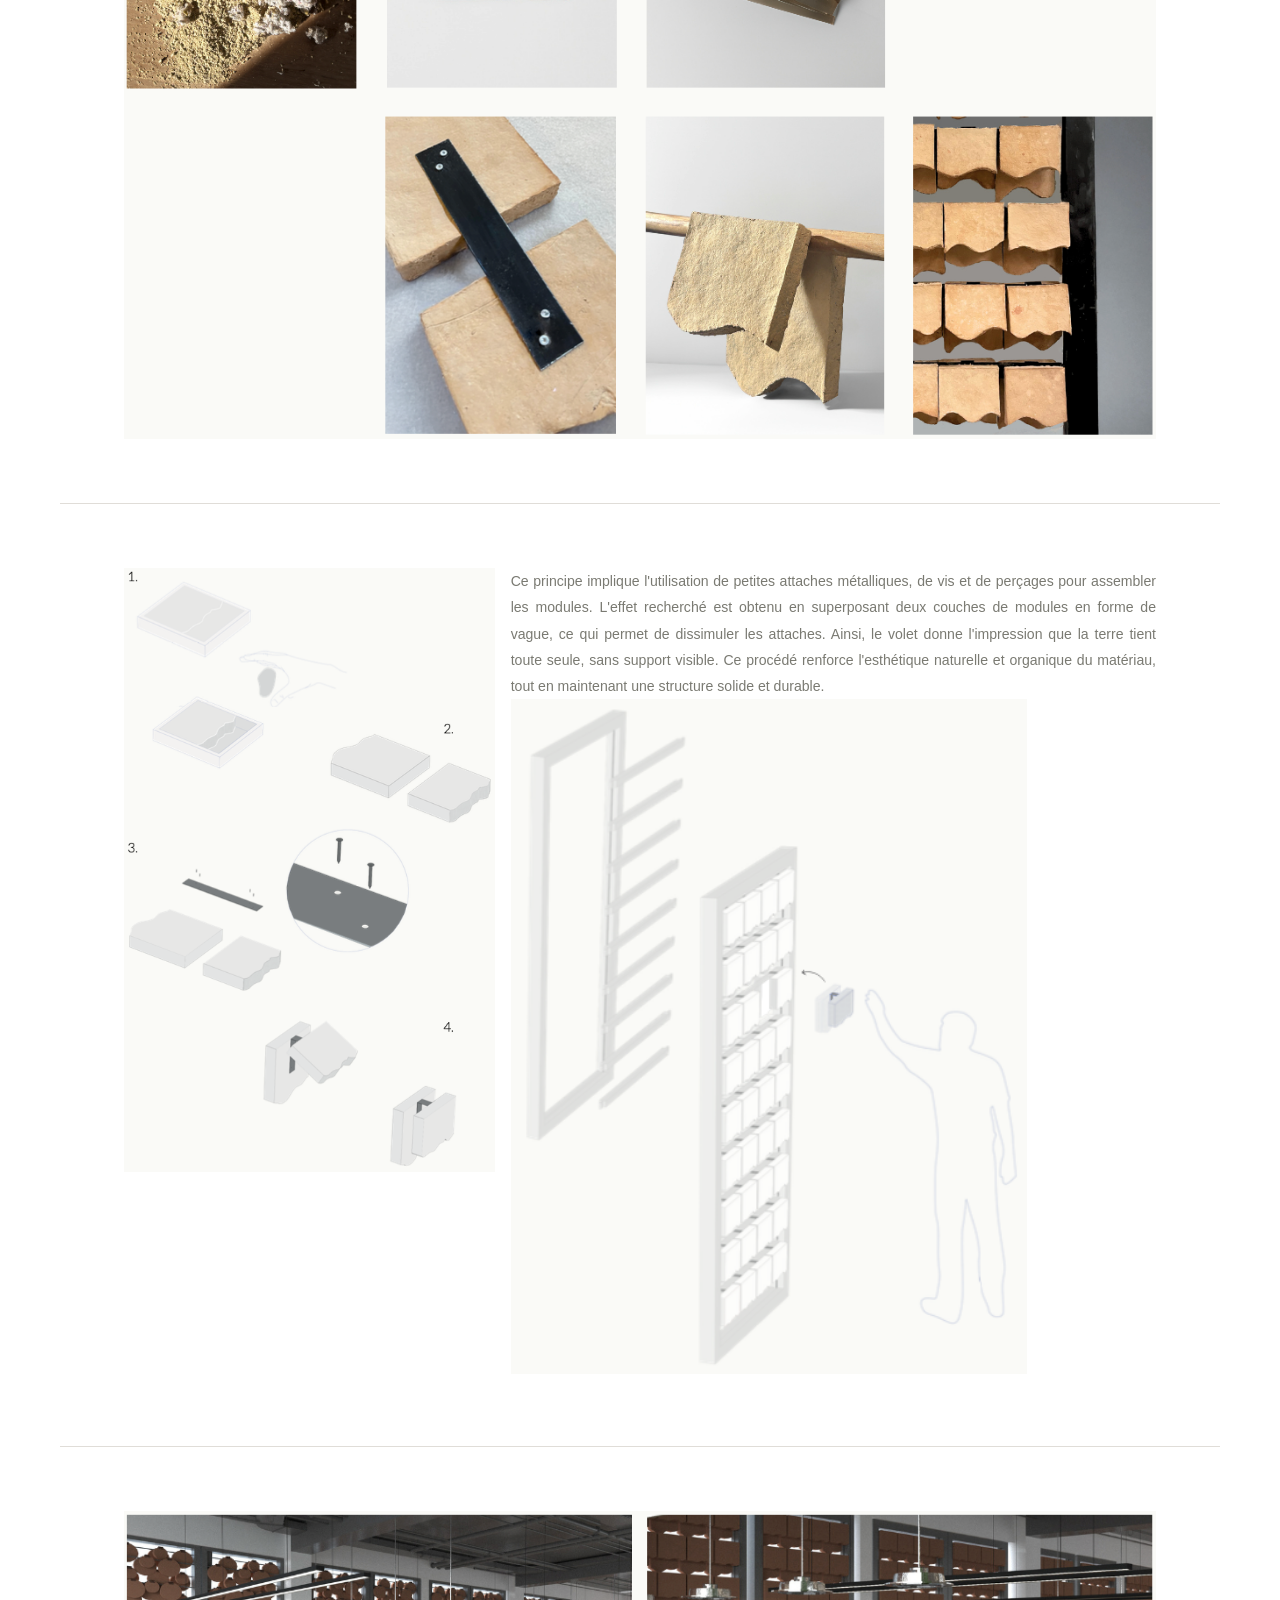
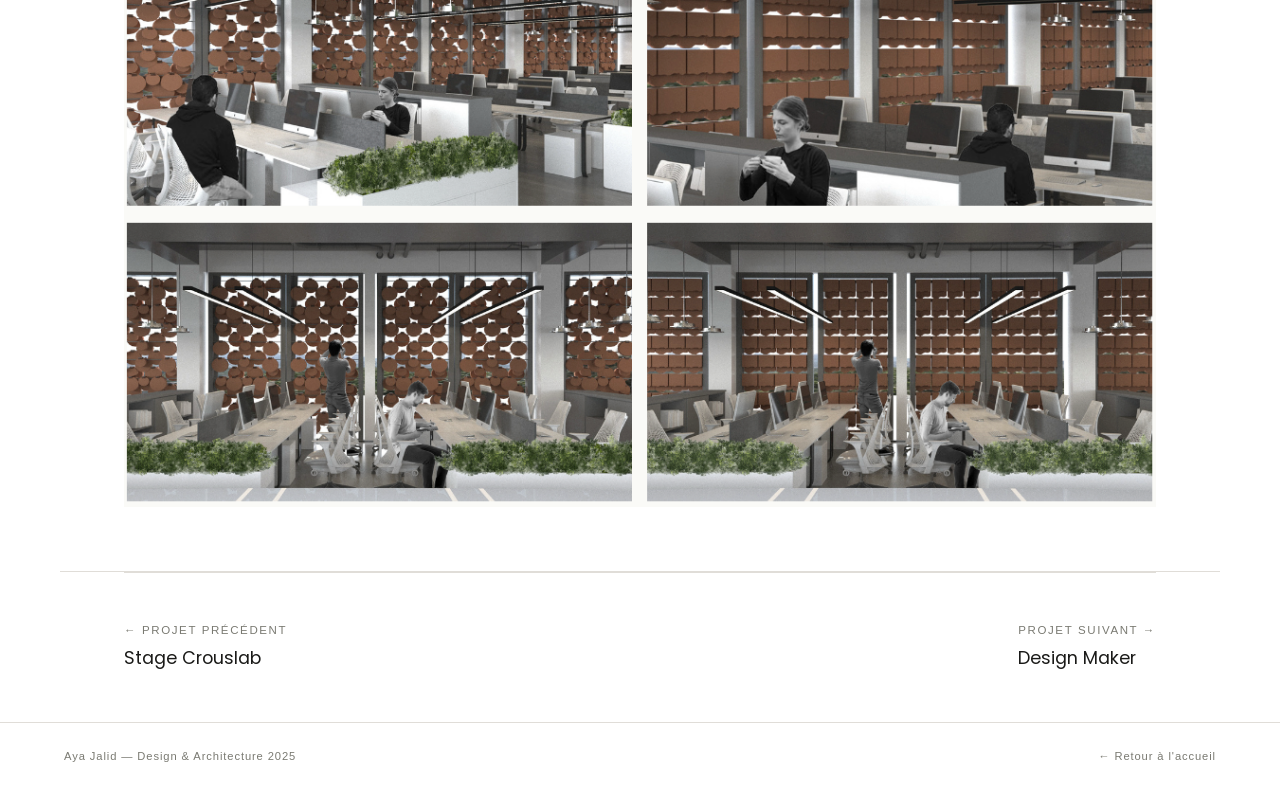
<file: projet-tercel.html>
<!DOCTYPE html>
<html lang="fr">
<head>
  <meta charset="UTF-8"><meta name="viewport" content="width=device-width, initial-scale=1.0">
  <title>TerCel — Aya Jalid</title>
  <link rel="stylesheet" href="style.css">
</head>
<body>
<nav>
  <a class="nav-name" href="index.html">Aya Jalid</a>
  <div class="nav-links">
    <a href="index.html#projets">Projets</a><a href="index.html#apropos">À propos</a>
    <a href="index.html#cv" class="nav-cta">CV</a><a href="index.html#contact">Contact</a>
  </div>
</nav>

<div class="proj-hero">
  <div class="proj-hero-inner">
    <a class="proj-back" href="index.html#projets">← Tous les projets</a>
    <div style="display:grid; grid-template-columns:1fr 1fr; gap:4rem; align-items:stretch; margin-top:2rem; max-height:500px;">
      <!-- COLONNE GAUCHE : texte -->
      <div style="display:flex; flex-direction:column; justify-content:center;">
        <div class="proj-eyebrow">05 — Design produit</div>
        <h1 class="proj-title">TerCel</h1>
        <p class="proj-intro">Dans le cadre de notre master, le projet TerCel, intitulé « Exploration par le design de matériaux composites terre/cellulose » — vise à explorer l'utilisation de nouveaux matériaux. Nous avons proposé des volets intérieurs utilisant ce matériau, capables de participer à la thermorégulation des espaces. Le projet repose sur une approche expérimentale, avec la création de prototypes et d'échantillons concrets.</p>
      </div>
      <div class="img-box">
        <img src="images/tercel/tercel1.jpg" alt="TERCEL" style="width:78%; object-fit:cover; object-position:top;">
      </div>
    </div>    
  </div>
</div>

<div class="block">
  <h2 class="block-h">Explorer<br>la matière,<br><em>comprendre.</em></h2>
  <div class="block-2col">
    <div class="img-box">
      <img src="images/tercel/tercel2.jpg" alt="TERCEL" style="width:100%; object-fit:cover; object-position:top;">
      <br>
      <div class="block-p">
        <p>À travers croquis et schémas, nous explorons différentes formes, dimensions et articulations possibles, cherchant à concilier <strong>stabilité structurelle et faisabilité technique</strong>.</p>
      </div>
    </div>
    <div class="img-box">
      <div class="block-p">
        <p>Nous avons entrepris une phase d'exploration autour de la matière, en testant différents dosages de terre, de cellulose et d'eau afin de comprendre leurs interactions. Cette étape nous a permis d'observer la texture, la cohésion et le comportement du mélange, dans le but de définir une base adaptée à la création d'un matériau à potentiel thermorégulateur.</p>
      </div>
      <br>
      <img src="images/tercel/tercel3.jpg" alt="TERCEL" style="width:120%; object-fit:cover; object-position:top;">
    </div>
  </div>
</div>

<div class="block">
  <div class="block-aside">
    <div>
      <h2 class="block-h">Réguler<br>par<br><em>évaporation.</em></h2>
    </div>
    <div class="block-p">
      <p>Le principe de fonctionnement des volets en terre et cellulose : lorsqu'ils sont vaporisés d'eau, le matériau absorbe naturellement l'humidité. Celle-ci s'évapore ensuite progressivement, <strong>favorisant la régulation de la température et de l'humidité ambiantes</strong> à l'intérieur de la pièce.</p>
    </div>
  </div>
  <div class="img-box">
    <img src="images/tercel/tercel4.jpg" alt="TERCEL" style="width:100%; object-fit:cover; object-position:top;">
  </div>
</div>

<div class="block">
  <div class="block-p">
      <p>Les modules sont moulés, fendus, assemblés et équipés d'accroches en cuir et tissu.</p>
  </div>
  <br>
  <div class="img-box">
    <img src="images/tercel/tercel5.jpg" alt="TERCEL" style="width:100%; object-fit:cover; object-position:top;">
  </div>
</div>

<div class="block">
  <div class="block-p">
      <p><em><strong>Assemblage :</strong></em><br>
        Les modules ronds sont reliés entre eux à l'aide de
        sangles visibles, insérées dans des trous
        rectangulaires, garantissant solidité et modularité.
        <br>
        <em><strong>Superposition :</strong></em>
        <br>
        Un grand module est combiné à un petit module, et
        les panneaux sont collés ensemble pour renforcer la
        structure et permettre des compositions variées.
        <br>
        <em><strong>Profondeur :</strong></em>
        <br>
        Les lattes de terre sont positionnées à différentes
        profondeurs, créant un décalage visuel qui donne
        l'illusion de mouvement et ajoute une dimension
        esthétique au dispositif.</p>
  </div>
  <br>
  <div class="img-box">
    <img src="images/tercel/tercel6.jpg" alt="TERCEL" style="width:100%; object-fit:cover; object-position:top;">
  </div>
</div>

<div class="block">
  <div class="block-p">
    Les modules sont moulés, percés, puis reliés par des accroches en métal.
  </div>
  <br>
  <div class="img-box">
    <img src="images/tercel/tercel7.jpg" alt="TERCEL" style="width:100%; object-fit:cover; object-position:top;">
  </div>
</div>

<div class="block">
  <div class="block-aside-espace">
      <div class="img-box">
        <img src="images/tercel/tercel8.jpg" alt="TERCEL" style="width:115%; object-fit:cover; object-position:top;">
      </div>
      <div class="block-p">
        <div class="img-box">
        <p>Ce principe implique l'utilisation de petites attaches métalliques, de vis et de
            perçages pour assembler les modules. L'effet recherché est obtenu en superposant
            deux couches de modules en forme de vague, ce qui permet de dissimuler les
            attaches. Ainsi, le volet donne l'impression que la terre tient toute seule, sans
            support visible. Ce procédé renforce l'esthétique naturelle et organique du
            matériau, tout en maintenant une structure solide et durable.</p>
        </div>
          <img src="images/tercel/tercel9.jpg" alt="TERCEL" style="width:80%; object-fit:cover; object-position:top;">
      </div>
  </div>    
</div>

<div class="block">
  <div class="img-box">
    <img src="images/tercel/tercel10.jpg" alt="TERCEL" style="width:100%; object-fit:cover; object-position:top;">
  </div>
</div>

<div class="wrap">
  <div class="proj-nav">
    <a href="projet-stage-crouslab.html">← Projet précédent<span class="proj-nav-title">Stage Crouslab</span></a>
    <a href="projet-design-maker.html">Projet suivant →<span class="proj-nav-title">Design Maker</span></a>
  </div>
</div>
<footer>
  <span>Aya Jalid — Design & Architecture 2025</span>
  <a href="index.html">← Retour à l'accueil</a>
</footer>
</body>
</html>
</file>
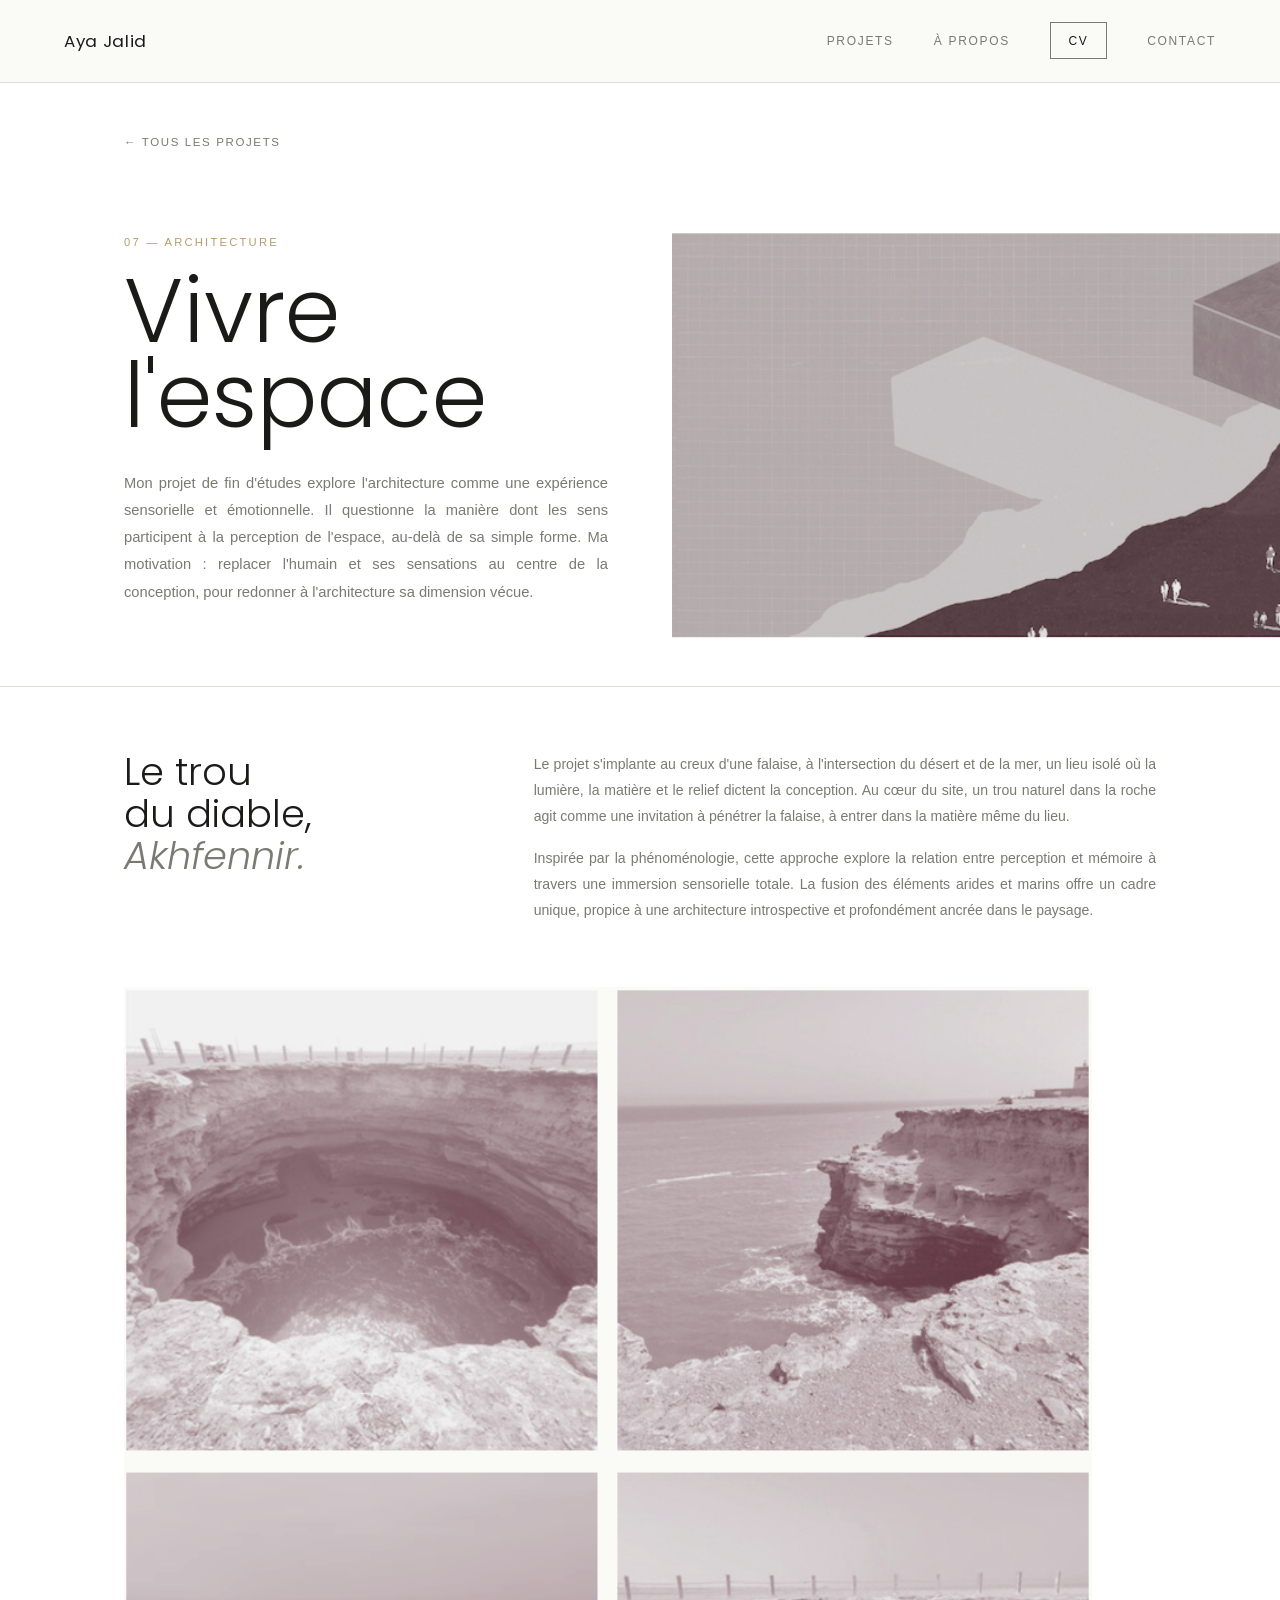
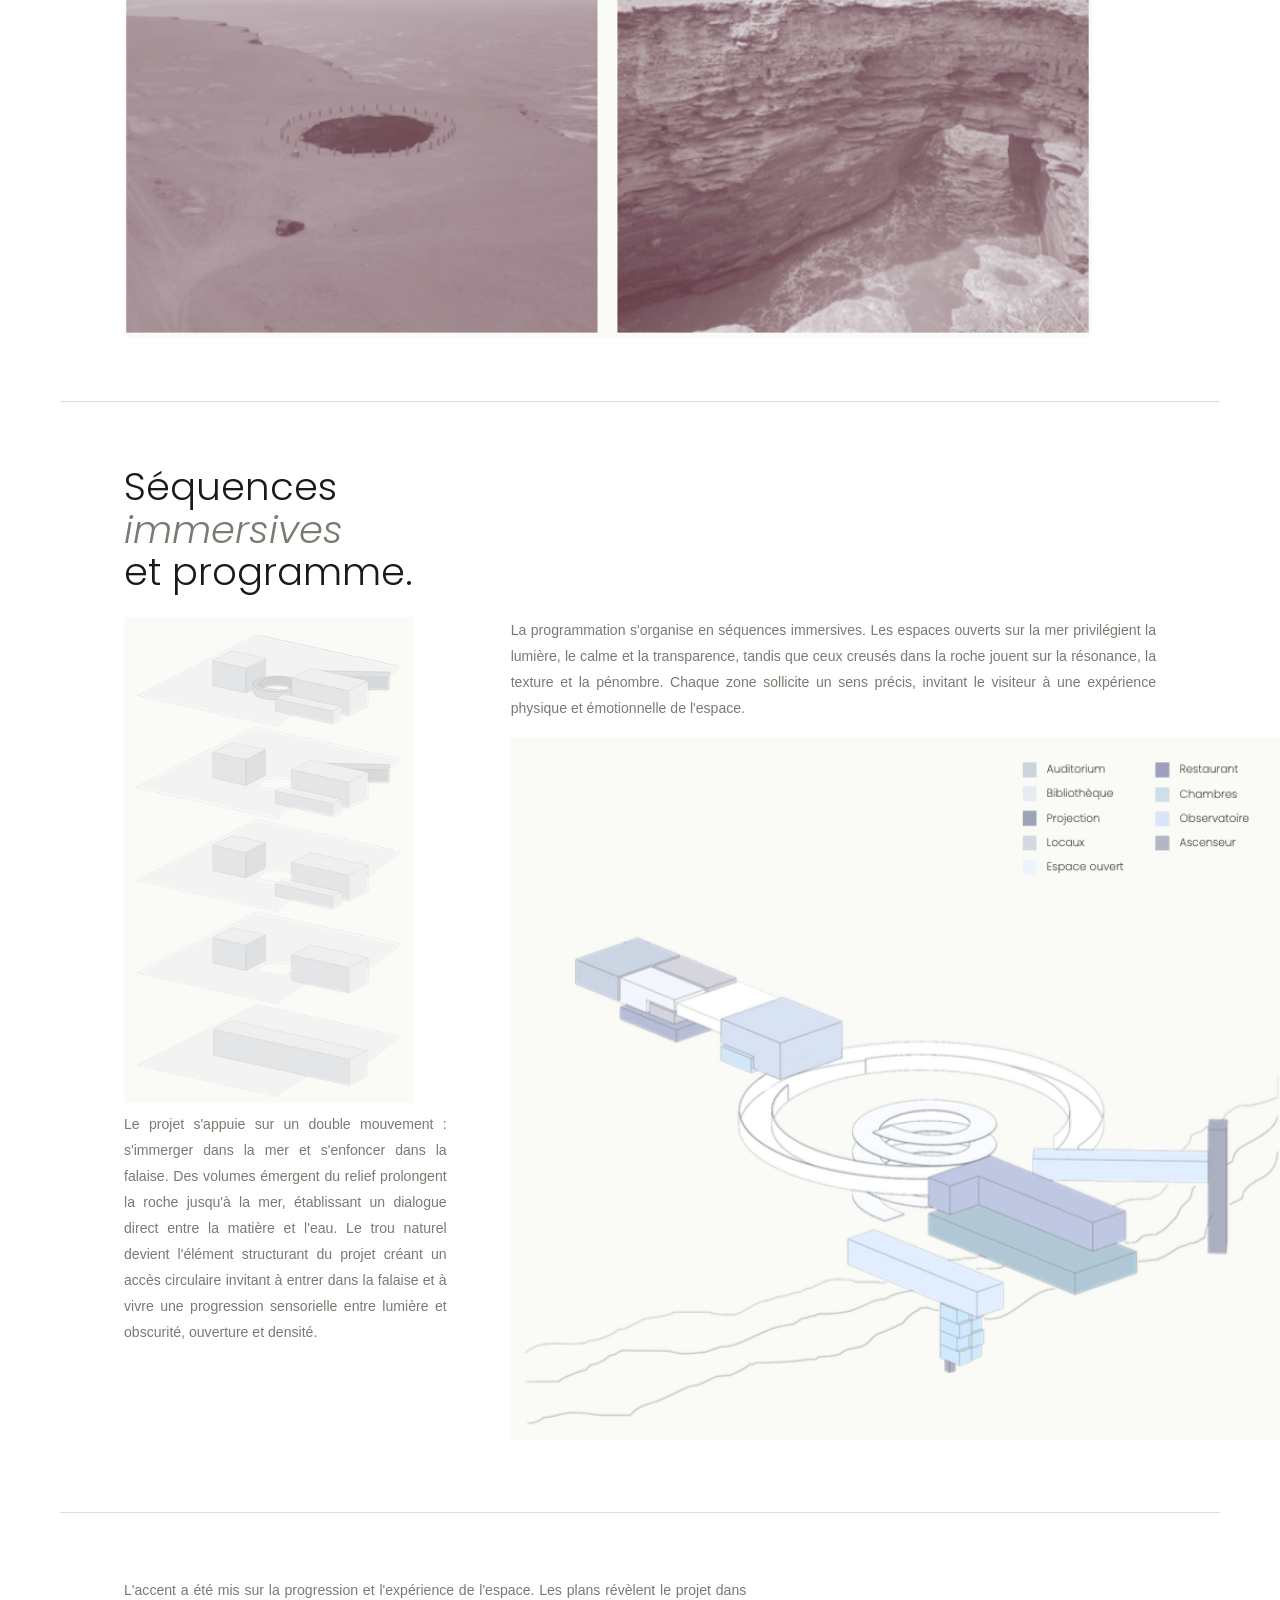
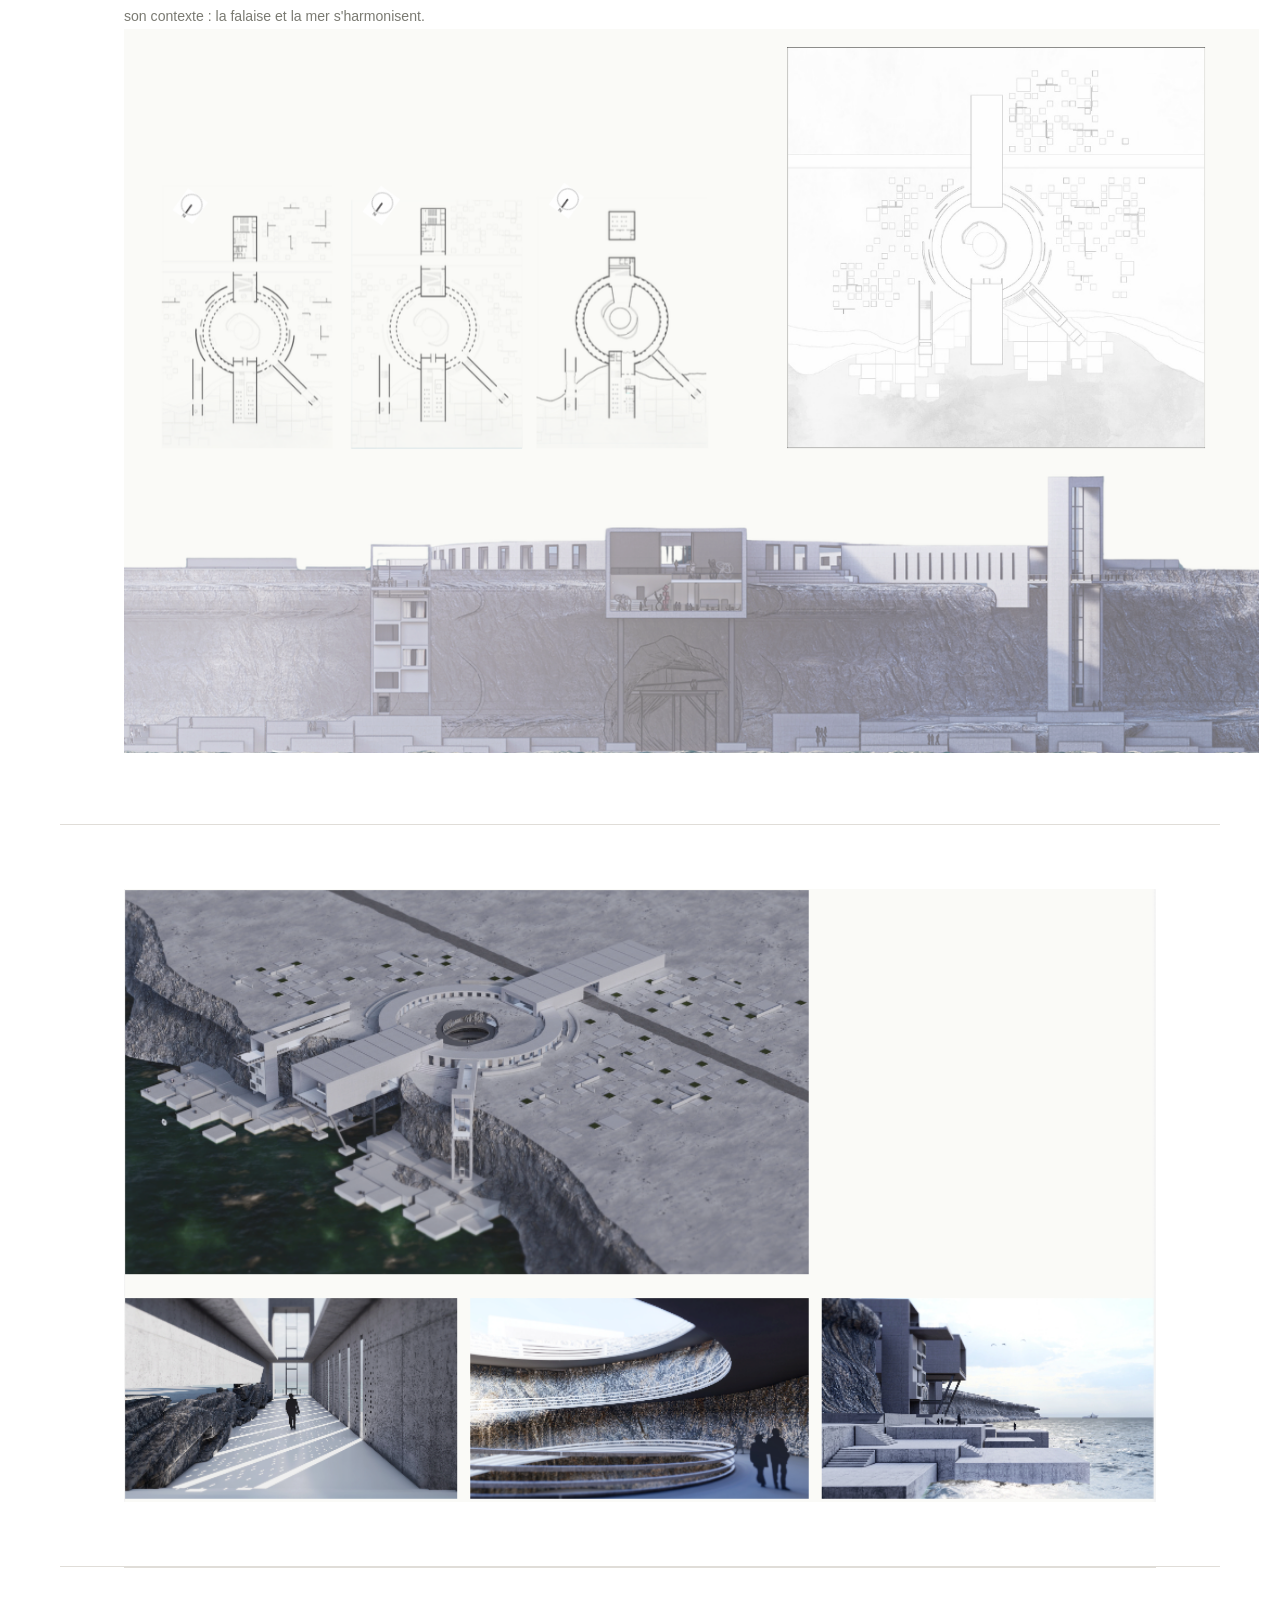
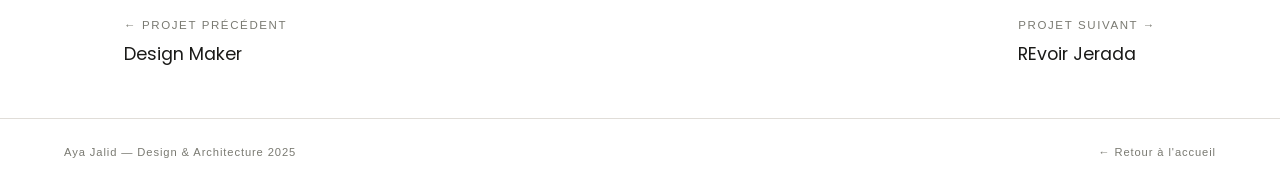
<file: projet-vivre-espace.html>
<!DOCTYPE html>
<html lang="fr">
<head>
  <meta charset="UTF-8"><meta name="viewport" content="width=device-width, initial-scale=1.0">
  <title>Vivre l'espace — Aya Jalid</title>
  <link rel="stylesheet" href="style.css">
</head>
<body>
<nav>
  <a class="nav-name" href="index.html">Aya Jalid</a>
  <div class="nav-links">
    <a href="index.html#projets">Projets</a><a href="index.html#apropos">À propos</a>
    <a href="index.html#cv" class="nav-cta">CV</a><a href="index.html#contact">Contact</a>
  </div>
</nav>

<div class="proj-hero">
  <div class="proj-hero-inner">
    <a class="proj-back" href="index.html#projets">← Tous les projets</a>
    <div style="display:grid; grid-template-columns:1fr 1fr; gap:4rem; align-items:stretch; margin-top:2rem; max-height:500px;">
      <!-- COLONNE GAUCHE : texte -->
      <div style="display:flex; flex-direction:column; justify-content:center;">
        <div class="proj-eyebrow">07 — Architecture</div>
        <h1 class="proj-title">Vivre<br>l'espace</h1>
        <p class="proj-intro">Mon projet de fin d'études explore l'architecture comme une expérience sensorielle et émotionnelle. Il questionne la manière dont les sens participent à la perception de l'espace, au-delà de sa simple forme. Ma motivation : replacer l'humain et ses sensations au centre de la conception, pour redonner à l'architecture sa dimension vécue.</p>
      </div>
        <img src="images/vivre-espace/espace1.jpg" alt="CROUS" style="width:160%; object-fit:cover; object-position:top;">
    </div>
  </div>
</div>

<div class="block">
  <div class="block-aside">
    <div>
      <h2 class="block-h">Le trou<br>du diable,<br><em>Akhfennir.</em></h2>
    </div>
    <div class="block-p">
      <p>Le projet s'implante au creux d'une falaise, à l'intersection du désert et de la mer, un lieu isolé où la lumière, la matière et le relief dictent la conception. Au cœur du site, un trou naturel dans la roche agit comme une invitation à pénétrer la falaise, à entrer dans la matière même du lieu.</p>
      <p>Inspirée par la phénoménologie, cette approche explore la relation entre perception et mémoire à travers une immersion sensorielle totale. La fusion des éléments arides et marins offre un cadre unique, propice à une architecture introspective et profondément ancrée dans le paysage.</p>
    </div>
      <img src="images/vivre-espace/espace2.jpg" alt="STAGE" style="width:280%; object-fit:cover; object-position:top;">
  </div>
</div>

<div class="block">
  <h2 class="block-h">Séquences<br><em>immersives</em><br>et programme.</h2>
  <div class="block-aside-espace">
    <div class="block-p">
      <img src="images/vivre-espace/espace3.jpg" alt="STAGE" style="width:90%; object-fit:cover; object-position:top;">
      <p>Le projet s'appuie sur un double mouvement :
        s'immerger dans la mer et s'enfoncer dans la falaise. Des
        volumes émergent du relief prolongent la roche jusqu'à
        la mer, établissant un dialogue direct entre la matière et
        l'eau. Le trou naturel devient l'élément structurant du
        projet créant un accès circulaire invitant à entrer dans la
        falaise et à vivre une progression sensorielle entre
        lumière et obscurité, ouverture et densité.</p>
    </div>
    <div class="block-p">
      <p>La programmation s'organise en séquences immersives. Les espaces ouverts sur la mer privilégient la lumière,
        le calme et la transparence, tandis que ceux creusés dans la roche jouent sur la résonance, la texture et la
        pénombre. Chaque zone sollicite un sens précis, invitant le visiteur à une expérience physique et
        émotionnelle de l'espace.</p>
      <img src="images/vivre-espace/espace4.jpg" alt="STAGE" style="width:120%; object-fit:cover; object-position:top;">
    </div>
  </div>
</div>

<div class="block">
  <div class="block-aside-r">
    <div class="block-p">
      <p>L'accent a été mis sur la progression et l'expérience de l'espace. Les plans révèlent le projet dans son contexte : la falaise et la mer s'harmonisent.</p>      
    </div> 
  </div>
  <img src="images/vivre-espace/espace5.jpg" alt="STAGE" style="width:110%; object-fit:cover; object-position:top;">
</div>

<div class="block">
  <div class="img-box">
    <img src="images/vivre-espace/espace6.jpg" alt="STAGE" style="width:100%; object-fit:cover; object-position:top;">
  </div>
</div>

<div class="wrap">
  <div class="proj-nav">
    <a href="projet-design-maker.html">← Projet précédent<span class="proj-nav-title">Design Maker</span></a>
    <a href="projet-jerada.html">Projet suivant →<span class="proj-nav-title">REvoir Jerada</span></a>
  </div>
</div>
<footer>
  <span>Aya Jalid — Design & Architecture 2025</span>
  <a href="index.html">← Retour à l'accueil</a>
</footer>
</body>
</html>
</file>
<file: style.css>
@import url('https://fonts.googleapis.com/css2?family=Poppins:ital,wght@0,300;0,400;0,600;1,300&family=Lato:wght@300;400&display=swap');

*, *::before, *::after { box-sizing: border-box; margin: 0; padding: 0; }

:root {
  --text:  #1a1a18;
  --muted: #7a7a72;
  --line:  #e0ddd8;
  --bg:    #ffffff;
  --warm:  #ede9e0;
  --cool:  #dfe2e8;
  --accent:#b89a6a;
}

html { scroll-behavior: smooth; }

body {
  font-family: 'DM Sans', sans-serif;
  font-weight: 300;
  background: var(--bg);
  color: var(--text);
  font-size: 15px;
  line-height: 1.7;
  overflow-x: hidden;
  text-align: justify;
}
h1, h2, h3, h4, .proj-title, .block-h, .hero-title, .contact-big, .nav-name {
  text-align: left;
}

/* ─── NAV ─────────────────────────────────────── */
nav {
  position: fixed; top:0; left:0; right:0; z-index:100;
  display:flex; justify-content:space-between; align-items:center;
  padding:1.4rem 4rem;
  background:rgba(250,250,247,.95);
  backdrop-filter:blur(8px);
  border-bottom:.5px solid var(--line);
}
.nav-name {
  font-family:'Poppins',sans-serif;
  font-size:1.05rem; font-weight:400; letter-spacing:.04em;
  text-decoration:none; color:var(--text);
}
.nav-links { display:flex; gap:2.5rem; align-items:center; }
.nav-links a {
  text-decoration:none; color:var(--muted);
  font-size:.75rem; letter-spacing:.14em; text-transform:uppercase;
  transition:color .2s;
}
.nav-links a:hover { color:var(--text); }
.nav-cta {
  padding:.45rem 1.1rem !important;
  border:.5px solid var(--muted) !important;
  color:var(--text) !important;
  transition:background .2s,color .2s !important;
}
.nav-cta:hover { background:var(--text)!important; color:var(--bg)!important; }

/* ─── LAYOUT HELPERS ──────────────────────────── */
.wrap { max-width:1160px; margin:0 auto; padding:0 4rem; }

.section-header {
  display:flex; justify-content:space-between; align-items:baseline;
  padding:5rem 0 2.5rem;
  border-top:.5px solid var(--line);
}
.s-label { font-size:.7rem; letter-spacing:.2em; text-transform:uppercase; color:var(--muted); }
.s-sub   { font-size:.78rem; color:var(--muted); }

/* ─── HOMEPAGE HERO ───────────────────────────── */
.hero {
  min-height:100vh; max-width:1160px; margin:0 auto; padding:0 4rem;
  display:flex; flex-direction:column; justify-content:flex-end;
}
.hero-inner { flex:1; padding-top:8rem; padding-bottom:3rem; display:flex; flex-direction:column; justify-content:flex-end; }
.hero-eyebrow { font-size:.7rem; letter-spacing:.2em; text-transform:uppercase; color:var(--muted); margin-bottom:1.8rem; }
.hero-title {
  font-family:'Poppins',sans-serif;
  font-size:clamp(4rem,9vw,8rem);
  font-weight:300; line-height:.95; margin-bottom:3.5rem;
}
.hero-title em { font-style:italic; color:var(--muted); }
.hero-foot {
  display:flex; justify-content:space-between; align-items:flex-end;
  padding:2rem 0 3rem; border-top:.5px solid var(--line);
}
.hero-desc { max-width:420px; color:var(--muted); font-size:.88rem; line-height:1.8; }
.hero-desc strong { font-weight:400; color:var(--text); }
.hero-scroll { font-size:.7rem; letter-spacing:.18em; text-transform:uppercase; color:var(--muted); }

/* ─── PROJECTS GRID ───────────────────────────── */
.projects-grid {
  display:grid; grid-template-columns:repeat(2,1fr);
  gap:1px; background:var(--line); border:1px solid var(--line);
  margin-bottom:6rem;
}
.card {
  background:var(--bg); display:block; text-decoration:none; color:inherit;
  overflow:hidden; transition:background .25s;
}
.card:hover { background:#f0ede6; }
.card-img {
  width:100%; aspect-ratio:16/10; overflow:hidden;
  display:flex; align-items:center; justify-content:center;
  position:relative;
}
/* Placeholder color per category */
.card-img.design { background:var(--warm); }
.card-img.archi  { background:var(--cool); }
.card-img img { width:100%; height:100%; object-fit:cover; transition:transform .4s ease; display:block; }
.card:hover .card-img img { transform:scale(1.04); }
.card-placeholder {
  position:absolute; font-size:.68rem; letter-spacing:.12em;
  text-transform:uppercase; color:var(--muted); text-align:center; padding:1rem;
}
.card-body { padding:1.5rem 1.75rem 1.75rem; }
.card-meta { display:flex; gap:.75rem; align-items:center; margin-bottom:.6rem; }
.card-num  { font-size:.62rem; letter-spacing:.18em; color:var(--accent); }
.card-cat  { font-size:.62rem; letter-spacing:.12em; text-transform:uppercase; color:var(--muted); padding:.2rem .6rem; border:.5px solid var(--line); }
.card-title { font-family:'Poppins',sans-serif; font-size:1.55rem; font-weight:400; line-height:1.2; margin-bottom:.35rem; }
.card-desc  { font-size:.8rem; color:var(--muted); line-height:1.6; }

/* ─── ABOUT ───────────────────────────────────── */
.about-grid { display:grid; grid-template-columns:1fr 1.6fr; gap:6rem; align-items:start; padding-bottom:6rem; }
.about-photo-wrap { position:sticky; top:6rem; }
.about-photo-wrap img { width:100%; height:auto; display:block; margin-bottom:.75rem; }
.about-photo-placeholder {
  width:100%; aspect-ratio:3/4; background:#ddd9d0;
  display:flex; align-items:center; justify-content:center;
  color:var(--muted); font-size:.7rem; letter-spacing:.12em; text-transform:uppercase;
  margin-bottom:.75rem;
}
.about-caption { font-size:.75rem; color:var(--muted); }
.about-content h2 {
  font-family:'Poppins',sans-serif;
  font-size:clamp(2.2rem,4vw,3.5rem); font-weight:300; line-height:1.1; margin-bottom:2rem;
}
.about-content h2 em { font-style:italic; color:var(--muted); }
.about-content p { color:var(--muted); margin-bottom:1rem; font-size:.88rem; line-height:1.85; }
.about-content p strong { font-weight:400; color:var(--text); }
.skills-block { margin-top:2.5rem; }
.skills-heading {
  font-size:.7rem; letter-spacing:.18em; text-transform:uppercase;
  color:var(--muted); margin-bottom:1rem; padding-bottom:.75rem;
  border-bottom:.5px solid var(--line);
}
.skills-cols { display:grid; grid-template-columns:1fr 1fr; gap:.4rem 2rem; margin-bottom:1.5rem; }
.skill { display:flex; align-items:center; gap:.6rem; font-size:.82rem; }
.skill::before { content:''; width:3px; height:3px; background:var(--accent); border-radius:50%; flex-shrink:0; }
.langs { display:flex; gap:.5rem; flex-wrap:wrap; }
.lang { font-size:.7rem; letter-spacing:.1em; text-transform:uppercase; padding:.3rem .8rem; border:.5px solid var(--line); color:var(--muted); }

/* ─── CV STRIP ────────────────────────────────── */
.cv-strip { border-top:.5px solid var(--line); border-bottom:.5px solid var(--line); }
.cv-inner { display:flex; justify-content:space-between; align-items:center; padding:4rem 0; }
.cv-text h2 { font-family:'Poppins',sans-serif; font-size:2.2rem; font-weight:300; margin-bottom:.4rem; }
.cv-text p { color:var(--muted); font-size:.82rem; }

/* ─── BUTTONS ─────────────────────────────────── */
.btn {
  display:inline-flex; align-items:center; gap:.5rem;
  padding:.9rem 2rem; border:.5px solid var(--text);
  font-size:.72rem; letter-spacing:.16em; text-transform:uppercase;
  text-decoration:none; color:var(--text);
  font-family:'Lato',sans-serif; font-weight:300;
  transition:background .2s,color .2s;
}
.btn:hover { background:var(--text); color:var(--bg); }

/* ─── CONTACT ─────────────────────────────────── */
.contact-wrap { padding-bottom:6rem; }
.contact-big {
  font-family:'Poppins',sans-serif;
  font-size:clamp(2.5rem,6vw,5rem); font-weight:300; line-height:1.05; margin-bottom:3rem;
}
.contact-big a { text-decoration:none; color:var(--text); border-bottom:1px solid var(--accent); transition:color .2s; }
.contact-big a:hover { color:var(--accent); }
.contact-row { display:flex; justify-content:space-between; align-items:flex-end; padding-top:2rem; border-top:.5px solid var(--line); }
.contact-info { font-size:.82rem; color:var(--muted); line-height:1.8; }
.contact-info a { color:var(--text); text-decoration:none; }
.contact-socials { display:flex; gap:2rem; }
.contact-socials a { font-size:.72rem; letter-spacing:.14em; text-transform:uppercase; text-decoration:none; color:var(--muted); transition:color .2s; }
.contact-socials a:hover { color:var(--text); }

/* ─── FOOTER ──────────────────────────────────── */
footer {
  padding:1.5rem 4rem;
  display:flex; justify-content:space-between;
  font-size:.7rem; color:var(--muted); letter-spacing:.08em;
  border-top:.5px solid var(--line);
}
footer a { color:inherit; text-decoration:none; }

/* ─── PROJECT PAGES ───────────────────────────── */
.proj-hero { padding-top:8rem; border-bottom:.5px solid var(--line); }
.proj-hero-inner { max-width:1160px; margin:0 auto; padding:0 4rem 3rem; }
.proj-back {
  display:inline-flex; align-items:center; gap:.5rem;
  font-size:.72rem; letter-spacing:.14em; text-transform:uppercase;
  text-decoration:none; color:var(--muted); margin-bottom:3rem;
  transition:color .2s;
}
.proj-back:hover { color:var(--text); }
.proj-eyebrow { font-size:.7rem; letter-spacing:.2em; text-transform:uppercase; color:var(--accent); margin-bottom:1rem; }
.proj-title {
  font-family:'Poppins',sans-serif;
  font-size:clamp(3rem,7vw,6.5rem); font-weight:300; line-height:.95; margin-bottom:2rem;
}
.proj-intro { max-width:640px; color:var(--muted); font-size:.92rem; line-height:1.85; margin-bottom:2rem; }
.tags { display:flex; gap:.5rem; flex-wrap:wrap; margin-bottom:2.5rem; }
.tag { font-size:.68rem; letter-spacing:.1em; text-transform:uppercase; padding:.3rem .8rem; border:.5px solid var(--line); color:var(--muted); }

/* Content blocks inside project pages */
.block { max-width:1160px; margin:0 auto; padding:4rem 4rem; border-bottom:.5px solid var(--line); }
.block:last-of-type { border-bottom:none; }
.block-2col { display:grid; grid-template-columns:1fr 1fr; gap:4rem; align-items:start; }
.block-aside { display:grid; grid-template-columns:1fr 1.8fr; gap:4rem; align-items:start; }
.block-aside-r { display:grid; grid-template-columns:1.8fr 1fr; gap:4rem; align-items:start; }
.block-aside-espace { display:grid; grid-template-columns:1fr 2fr; gap:4rem; align-items:start; }
.block-3col { display:grid; grid-template-columns:repeat(3,1fr); gap:2rem; }

.block-h {
  font-family:'Poppins',sans-serif;
  font-size:clamp(1.8rem,3vw,2.8rem); font-weight:300; line-height:1.1; margin-bottom:1.5rem;
}
.block-h em { font-style:italic; color:var(--muted); }
.block-p { color:var(--muted); font-size:.88rem; line-height:1.85; }
.block-p p { margin-bottom:1rem; }
.block-p p:last-child { margin-bottom:0; }
.block-p strong { font-weight:400; color:var(--text); }

/* Images */
.img-full { width:100%; display:block; }
.img-full img { width:100%; height:auto; display:block; }
.img-box { width:100%; }
.img-box img { width:100%; height:auto; display:block; }
.img-placeholder {
  width:100%; background:var(--warm);
  display:flex; align-items:center; justify-content:center;
  color:var(--muted); font-size:.7rem; letter-spacing:.12em; text-transform:uppercase;
  padding:4rem 2rem; text-align:center;
}
.img-placeholder.cool { background:var(--cool); }
.caption { font-size:.72rem; color:var(--muted); letter-spacing:.04em; margin-top:.75rem; }

/* Prev/next nav */
.proj-nav { display:flex; justify-content:space-between; align-items:center; padding:3rem 0; border-top:.5px solid var(--line); }
.proj-nav a { text-decoration:none; color:var(--muted); font-size:.72rem; letter-spacing:.14em; text-transform:uppercase; transition:color .2s; }
.proj-nav a:hover { color:var(--text); }
.proj-nav-title { display:block; font-family:'Poppins',sans-serif; font-size:1.1rem; font-weight:400; color:var(--text); margin-top:.25rem; letter-spacing:0; text-transform:none; }

/* ─── RESPONSIVE ──────────────────────────────── */
@media (max-width:900px) {
  nav { padding:1.2rem 1.5rem; }
  .nav-links { gap:1rem; }
  .wrap, .proj-hero-inner, .block { padding-left:1.5rem; padding-right:1.5rem; }
  .hero { padding:0 1.5rem; }
  .hero-title { font-size:3rem; }
  .hero-foot { flex-direction:column; gap:1.5rem; }
  .projects-grid { grid-template-columns:1fr; }
  .about-grid { grid-template-columns:1fr; gap:2rem; padding-bottom:3rem; }
  .about-photo-wrap { position:static; }
  .cv-inner { flex-direction:column; gap:2rem; align-items:flex-start; }
  .contact-row { flex-direction:column; gap:1.5rem; align-items:flex-start; }
  .block-2col, .block-aside, .block-aside-r, .block-3col, .block-aside-espace { grid-template-columns:1fr; gap:2rem; }
  footer { padding:1.5rem; flex-direction:column; gap:.5rem; }
  .img-tel { width:100% !important; }
  /* Nav prev/next */
  .proj-nav { flex-direction:column; gap:1.5rem; }

  /* Hero grille inline → 1 colonne */
  .proj-hero-inner > div[style*="grid"] {
    display:flex !important;
    flex-direction:column !important;
    max-height:none !important;
    gap:2rem !important;
  }
}
</file>
